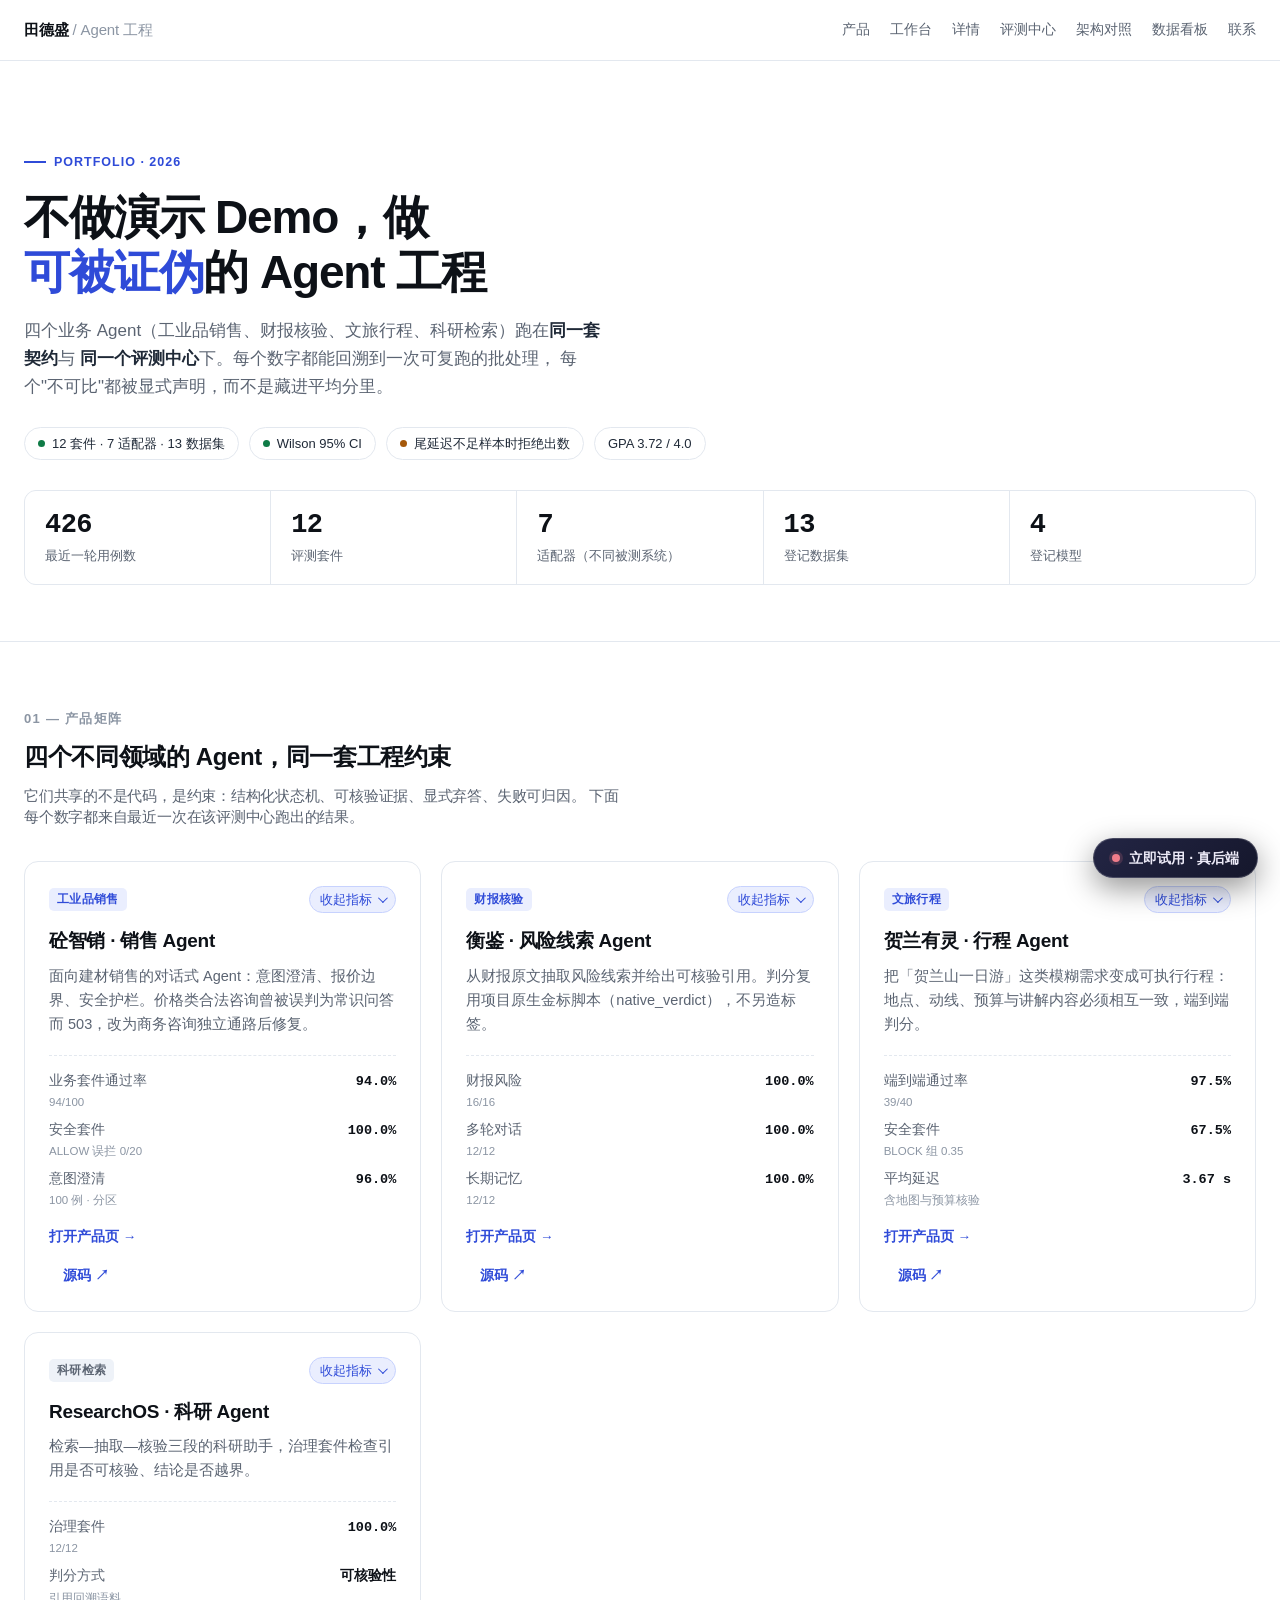
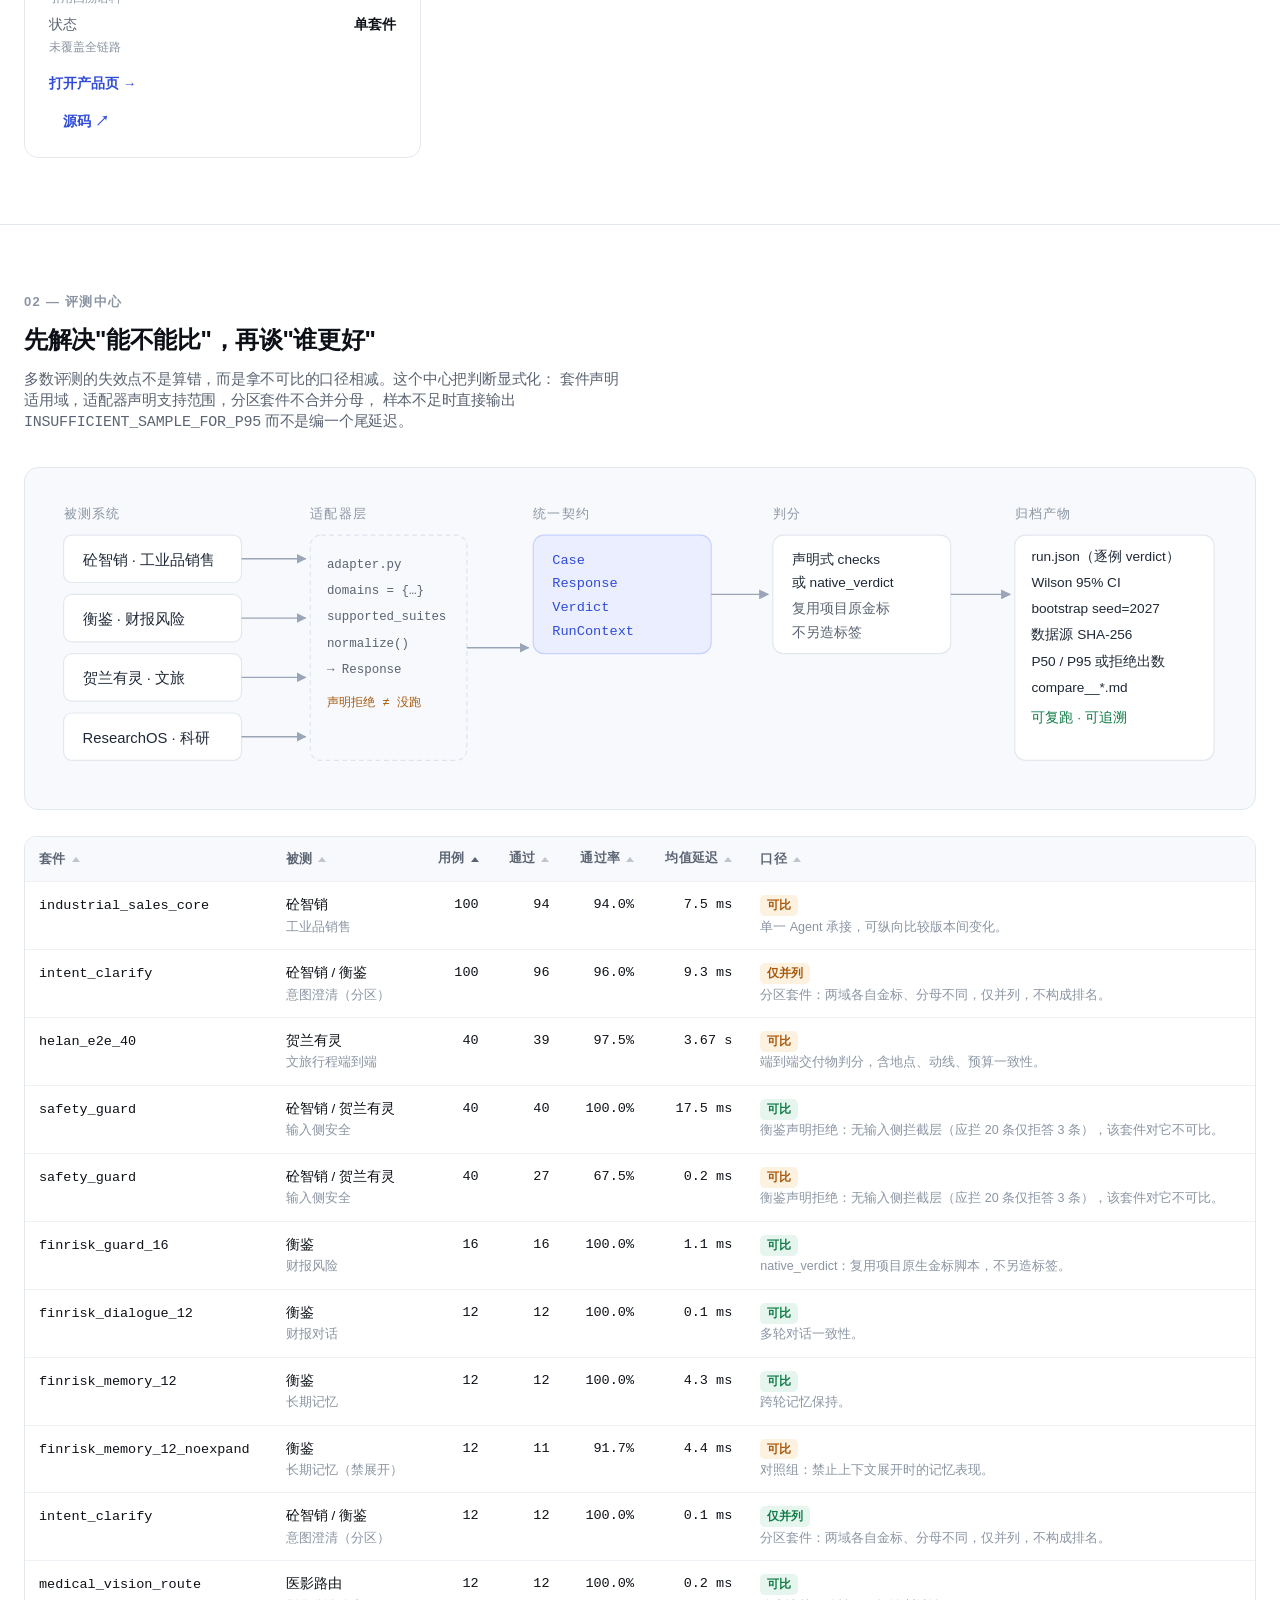
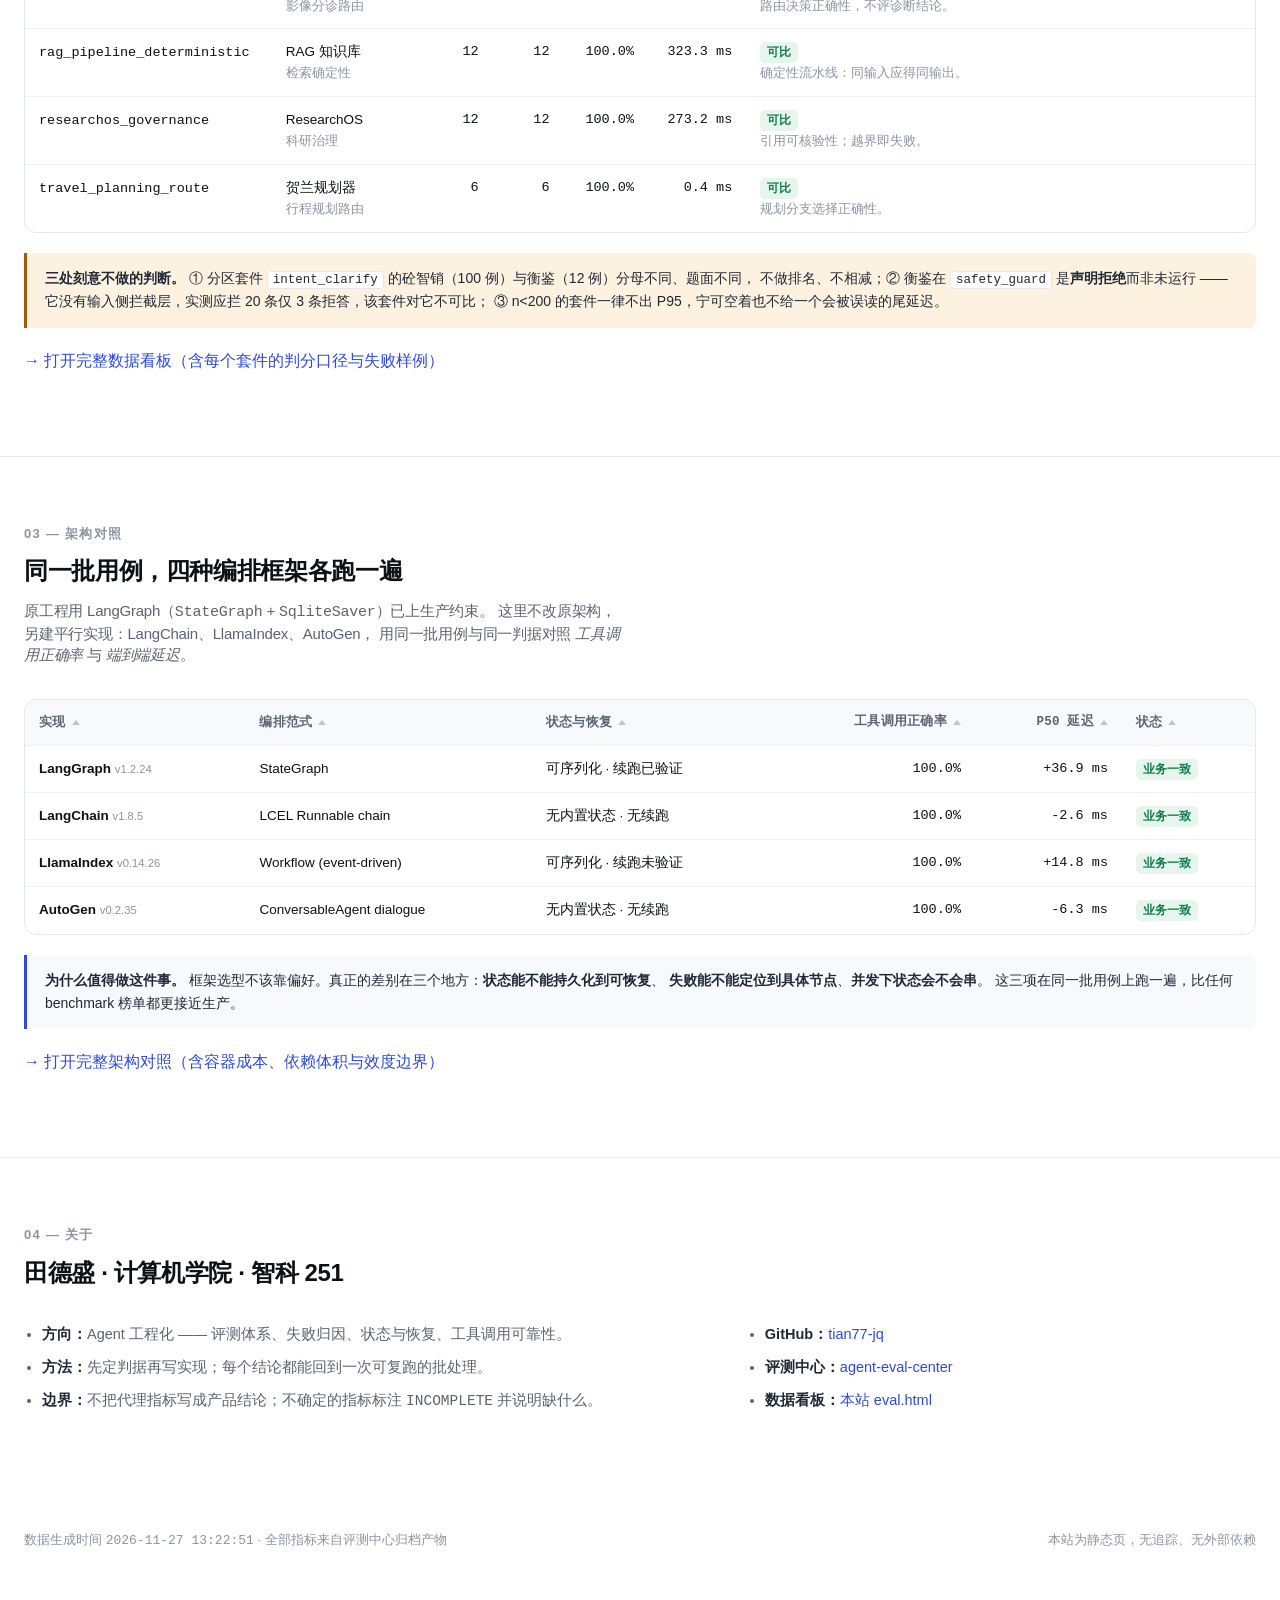
<file: index.html>
<!DOCTYPE html>
<html lang="zh-CN">
<head>
<meta charset="UTF-8">
<meta name="viewport" content="width=device-width, initial-scale=1.0">
<title>田德盛 · Agent 工程作品集</title>
<meta name="description" content="四个可运行 Agent 产品 + 一个统一评测中心：意图澄清、安全护栏、财报风险、文旅行程，全部在同一契约下跑同一套判据。">
<link rel="stylesheet" href="assets/style.css">
<style>
/* ===== 交互与可达性增强：仅补充 assets/style.css，不改动其既有规则 ===== */
html { max-width: 100%; }
/* 溢出防护放在 body，不放根元素：根元素 overflow-x:clip 会让 #hash 锚点跳转落到空白区 */
body { overflow-x: clip; }
*, *::before, *::after { box-sizing: border-box; }
[hidden] { display: none !important; }

/* 读屏专用文本 */
.sr-only {
  position: absolute; width: 1px; height: 1px; padding: 0; margin: -1px;
  overflow: hidden; clip: rect(0, 0, 0, 0); white-space: nowrap; border: 0;
}

/* 跳转到主内容 */
.skip {
  position: absolute; left: 12px; top: -60px; z-index: 100;
  padding: 10px 14px; background: #1f2937; color: #fff; border-radius: 8px;
  text-decoration: none; transition: top .15s ease;
}
.skip:focus { top: 12px; }

/* 统一 focus 态：所有可聚焦元素都有清晰可见的焦点环 */
a:focus, button:focus, [tabindex]:focus { outline: 3px solid #2f4bd8; outline-offset: 3px; border-radius: 4px; }
a:focus:not(:focus-visible), button:focus:not(:focus-visible), [tabindex]:focus:not(:focus-visible) { outline: none; }
a:focus-visible, button:focus-visible, [tabindex]:focus-visible {
  outline: 3px solid #2f4bd8; outline-offset: 3px; border-radius: 4px;
}

/* 导航链接：小屏允许换行，避免横向溢出 */
body nav .links { flex-wrap: wrap; row-gap: 6px; }

/* 表格：可横向滚动容器 + 表头排序按钮 */
.tablewrap { max-width: 100%; overflow-x: auto; -webkit-overflow-scrolling: touch; }
table { max-width: 100%; }
th { white-space: nowrap; }
th button.sort {
  all: unset; cursor: pointer; display: inline-flex; align-items: center; gap: 6px;
  font: inherit; color: inherit; padding: 4px 6px; margin: -4px -6px; border-radius: 4px;
}
th button.sort:hover { color: #2f4bd8; }
th button.sort:focus-visible { outline: 3px solid #2f4bd8; outline-offset: 2px; }
th button.sort::after {
  content: ""; display: inline-block; width: 0; height: 0; opacity: .35;
  border-left: 4px solid transparent; border-right: 4px solid transparent;
  border-bottom: 5px solid currentColor;
}
th[aria-sort="ascending"] button.sort::after { opacity: 1; border-bottom: 0; border-top: 5px solid currentColor; }
th[aria-sort="descending"] button.sort::after { opacity: 1; }
th button.sort:active { transform: translateY(1px); }

/* 产品卡：键盘可达的展开 / 收起 */
.card .tagrow { display: flex; align-items: center; gap: 8px; flex-wrap: wrap; }
.card-toggle {
  margin-left: auto; display: inline-flex; align-items: center; gap: 6px;
  font: inherit; font-size: 13px; line-height: 1; padding: 6px 10px; cursor: pointer;
  color: #2f4bd8; background: #eaeefe; border: 1px solid #c7d2fe; border-radius: 999px;
  transition: background .15s ease, color .15s ease;
}
.card-toggle:hover { background: #dfe5fd; }
.card-toggle::after {
  content: ""; width: 7px; height: 7px; border-right: 1.5px solid currentColor;
  border-bottom: 1.5px solid currentColor; transform: rotate(45deg) translateY(-2px);
  transition: transform .15s ease;
}
.card-toggle[aria-expanded="false"]::after { transform: rotate(-135deg) translateY(-1px); }
.card .metrics { animation: metricsIn .18s ease; }
@keyframes metricsIn { from { opacity: 0; transform: translateY(-3px); } to { opacity: 1; transform: none; } }

/* 溢出防护 */
svg, img, video { max-width: 100%; height: auto; }
code, pre { overflow-wrap: anywhere; }
.wrap, .cols, .cards, .kpis, .hero-meta { max-width: 100%; }
body nav .wrap { display: flex; flex-wrap: wrap; }

@media (max-width: 767px) {
  .kpis, .cards, .cols, .hero-meta { flex-wrap: wrap; }
  .cols > div { min-width: 0; }
  .card-toggle { margin-left: 0; }
  .tablewrap { margin-left: -4px; margin-right: -4px; padding-left: 4px; padding-right: 4px; }
}
@media (prefers-reduced-motion: reduce) {
  *, *::before, *::after { transition: none !important; animation: none !important; }
}
</style>
</head>
<body>
<a class="skip" href="#main">跳到主内容</a>
<nav aria-label="站点导航">
  <div class="wrap">
    <div class="brand">田德盛 <span>/ Agent 工程</span></div>
    <div class="links">
      <a href="#products">产品</a>
      <a href="hub.html">工作台</a>
      <a href="projects.html">详情</a>
      <a href="#eval">评测中心</a>
      <a href="#arch">架构对照</a>
      <a href="eval.html">数据看板</a>
      <a href="#contact">联系</a>
    </div>
  </div>
</nav>
<main id="main">
<header class="hero">
  <div class="wrap">
    <div class="eyebrow">Portfolio · 2026</div>
    <h1>不做演示 Demo，做<em>可被证伪</em>的 Agent 工程</h1>
    <p class="lede">
      四个业务 Agent（工业品销售、财报核验、文旅行程、科研检索）跑在<strong>同一套契约</strong>与
      <strong>同一个评测中心</strong>下。每个数字都能回溯到一次可复跑的批处理，
      每个"不可比"都被显式声明，而不是藏进平均分里。
    </p>
    <div class="hero-meta">
      <span class="chip"><i class="dot"></i> 12 套件 · 7 适配器 · 13 数据集</span>
      <span class="chip"><i class="dot"></i> Wilson 95% CI</span>
      <span class="chip"><i class="dot warn"></i> 尾延迟不足样本时拒绝出数</span>
      <span class="chip">GPA 3.72 / 4.0</span>
    </div>
    <div class="kpis" id="kpis"></div>
  </div>
</header>
<section id="products">
  <div class="wrap">
    <div class="sec-head">
      <h2>01 — 产品矩阵</h2>
      <p>四个不同领域的 Agent，同一套工程约束</p>
      <p class="sub">
        它们共享的不是代码，是约束：结构化状态机、可核验证据、显式弃答、失败可归因。
        下面每个数字都来自最近一次在该评测中心跑出的结果。
      </p>
    </div>
    <div class="cards" id="productCards"></div>
  </div>
</section>
<section id="eval">
  <div class="wrap">
    <div class="sec-head">
      <h2>02 — 评测中心</h2>
      <p>先解决"能不能比"，再谈"谁更好"</p>
      <p class="sub">
        多数评测的失效点不是算错，而是拿不可比的口径相减。这个中心把判断显式化：
        套件声明适用域，适配器声明支持范围，分区套件不合并分母，
        样本不足时直接输出 <code>INSUFFICIENT_SAMPLE_FOR_P95</code> 而不是编一个尾延迟。
      </p>
    </div>
    <div class="arch" style="margin-bottom:26px">
      <svg viewBox="0 0 1000 250" role="img" aria-label="评测中心架构：四个被测 Agent 经适配器层接入统一契约，由套件与判据打分，产物归档为运行记录与报告">
        <defs>
          <marker id="ar" viewBox="0 0 10 10" refX="9" refY="5" markerWidth="7" markerHeight="7" orient="auto">
            <path d="M0,0 L10,5 L0,10 z" fill="#9aa6b8" />
          </marker>
        </defs>
        <!-- 被测层 -->
        <text x="14" y="24" font-size="11" fill="#8b95a3" font-family="monospace" letter-spacing="1">被测系统</text>
        <g font-family="-apple-system,Microsoft YaHei,sans-serif" font-size="12.5">
          <rect x="14" y="38" width="150" height="40" rx="7" fill="#fff" stroke="#e3e8ef" />
          <text x="30" y="63" fill="#1f2937">砼智销 · 工业品销售</text>
          <rect x="14" y="88" width="150" height="40" rx="7" fill="#fff" stroke="#e3e8ef" />
          <text x="30" y="113" fill="#1f2937">衡鉴 · 财报风险</text>
          <rect x="14" y="138" width="150" height="40" rx="7" fill="#fff" stroke="#e3e8ef" />
          <text x="30" y="163" fill="#1f2937">贺兰有灵 · 文旅</text>
          <rect x="14" y="188" width="150" height="40" rx="7" fill="#fff" stroke="#e3e8ef" />
          <text x="30" y="213" fill="#1f2937">ResearchOS · 科研</text>
        </g>
        <!-- 适配器 -->
        <text x="222" y="24" font-size="11" fill="#8b95a3" font-family="monospace" letter-spacing="1">适配器层</text>
        <rect x="222" y="38" width="132" height="190" rx="9" fill="#f7f9fc" stroke="#dde4ee" stroke-dasharray="4 3" />
        <g font-family="monospace" font-size="10.5" fill="#5b6472">
          <text x="236" y="66">adapter.py</text>
          <text x="236" y="88">domains = {…}</text>
          <text x="236" y="110">supported_suites</text>
          <text x="236" y="132">normalize()</text>
          <text x="236" y="154">→ Response</text>
          <text x="236" y="182" fill="#a5580a">声明拒绝 ≠ 没跑</text>
        </g>
        <!-- 契约 -->
        <text x="410" y="24" font-size="11" fill="#8b95a3" font-family="monospace" letter-spacing="1">统一契约</text>
        <rect x="410" y="38" width="150" height="100" rx="9" fill="#eaeefe" stroke="#c7d2fe" />
        <g font-family="monospace" font-size="11.5" fill="#2f4bd8">
          <text x="426" y="62">Case</text>
          <text x="426" y="82">Response</text>
          <text x="426" y="102">Verdict</text>
          <text x="426" y="122">RunContext</text>
        </g>
        <g stroke="#9aa6b8" stroke-width="1.2" marker-end="url(#ar)" fill="none">
          <path d="M164,58 H218" />
          <path d="M164,108 H218" />
          <path d="M164,158 H218" />
          <path d="M164,208 H218" />
          <path d="M354,133 H406" />
        </g>
        <!-- 判分 -->
        <text x="612" y="24" font-size="11" fill="#8b95a3" font-family="monospace" letter-spacing="1">判分</text>
        <rect x="612" y="38" width="150" height="100" rx="9" fill="#fff" stroke="#e3e8ef" />
        <g font-family="-apple-system,Microsoft YaHei,sans-serif" font-size="11.5" fill="#1f2937">
          <text x="628" y="62">声明式 checks</text>
          <text x="628" y="82">或 native_verdict</text>
          <text x="628" y="104" fill="#5b6472">复用项目原金标</text>
          <text x="628" y="124" fill="#5b6472">不另造标签</text>
        </g>
        <path d="M560,88 H608" stroke="#9aa6b8" stroke-width="1.2" marker-end="url(#ar)" fill="none" />
        <!-- 产物 -->
        <text x="816" y="24" font-size="11" fill="#8b95a3" font-family="monospace" letter-spacing="1">归档产物</text>
        <rect x="816" y="38" width="168" height="190" rx="9" fill="#fff" stroke="#e3e8ef" />
        <g font-family="-apple-system,Microsoft YaHei,sans-serif" font-size="11.5" fill="#1f2937">
          <text x="830" y="60">run.json（逐例 verdict）</text>
          <text x="830" y="82">Wilson 95% CI</text>
          <text x="830" y="104">bootstrap seed=2027</text>
          <text x="830" y="126">数据源 SHA-256</text>
          <text x="830" y="148">P50 / P95 或拒绝出数</text>
          <text x="830" y="170">compare__*.md</text>
          <text x="830" y="196" fill="#0f7b46">可复跑 · 可追溯</text>
        </g>
        <path d="M762,88 H812" stroke="#9aa6b8" stroke-width="1.2" marker-end="url(#ar)" fill="none" />
        <path d="M900,138 V186" stroke="#c7d2fe" stroke-width="1.2" marker-end="url(#ar)" fill="none" opacity="0" />
      </svg>
    </div>
    <p class="sr-only" id="suiteSortStatus" role="status" aria-live="polite"></p>
    <div class="tablewrap" tabindex="0" role="region" aria-label="评测套件表，可横向滚动">
      <table>
        <thead>
          <tr>
            <th scope="col" data-key="suite" data-type="text"><button type="button" class="sort">套件</button></th>
            <th scope="col" data-key="product" data-type="text"><button type="button" class="sort">被测</button></th>
            <th scope="col" class="n" data-key="n" data-type="num"><button type="button" class="sort">用例</button></th>
            <th scope="col" class="n" data-key="passed" data-type="num"><button type="button" class="sort">通过</button></th>
            <th scope="col" class="n" data-key="pass_rate" data-type="num"><button type="button" class="sort">通过率</button></th>
            <th scope="col" class="n" data-key="mean_ms" data-type="num"><button type="button" class="sort">均值延迟</button></th>
            <th scope="col" data-key="comp" data-type="text"><button type="button" class="sort">口径</button></th>
          </tr>
        </thead>
        <tbody id="suiteRows"></tbody>
      </table>
    </div>
    <div class="note warn">
      <b>三处刻意不做的判断。</b>
      ① 分区套件 <code>intent_clarify</code> 的砼智销（100 例）与衡鉴（12 例）分母不同、题面不同，
      不做排名、不相减；② 衡鉴在 <code>safety_guard</code> 是<strong>声明拒绝</strong>而非未运行 ——
      它没有输入侧拦截层，实测应拦 20 条仅 3 条拒答，该套件对它不可比；
      ③ n&lt;200 的套件一律不出 P95，宁可空着也不给一个会被误读的尾延迟。
    </div>
    <p><a href="eval.html">→ 打开完整数据看板（含每个套件的判分口径与失败样例）</a></p>
  </div>
</section>
<section id="arch">
  <div class="wrap">
    <div class="sec-head">
      <h2>03 — 架构对照</h2>
      <p>同一批用例，四种编排框架各跑一遍</p>
      <p class="sub">
        原工程用 LangGraph（<code>StateGraph</code> + <code>SqliteSaver</code>）已上生产约束。
        这里不改原架构，另建平行实现：LangChain、LlamaIndex、AutoGen，
        用同一批用例与同一判据对照 <em>工具调用正确率</em> 与 <em>端到端延迟</em>。
      </p>
    </div>
    <p class="sr-only" id="archSortStatus" role="status" aria-live="polite"></p>
    <div class="tablewrap" tabindex="0" role="region" aria-label="架构对照表，可横向滚动">
      <table>
        <thead>
          <tr>
            <th scope="col" data-key="label" data-type="text"><button type="button" class="sort">实现</button></th>
            <th scope="col" data-key="container" data-type="text"><button type="button" class="sort">编排范式</button></th>
            <th scope="col" data-key="state" data-type="text"><button type="button" class="sort">状态与恢复</button></th>
            <th scope="col" class="n" data-key="action_match" data-type="num"><button type="button" class="sort">工具调用正确率</button></th>
            <th scope="col" class="n" data-key="overhead" data-type="num"><button type="button" class="sort">P50 延迟</button></th>
            <th scope="col" data-key="status" data-type="text"><button type="button" class="sort">状态</button></th>
          </tr>
        </thead>
        <tbody id="archRows"></tbody>
      </table>
    </div>
    <div class="note">
      <b>为什么值得做这件事。</b>
      框架选型不该靠偏好。真正的差别在三个地方：<b>状态能不能持久化到可恢复</b>、
      <b>失败能不能定位到具体节点</b>、<b>并发下状态会不会串</b>。
      这三项在同一批用例上跑一遍，比任何 benchmark 榜单都更接近生产。
    </div>
    <p><a href="arch.html">→ 打开完整架构对照（含容器成本、依赖体积与效度边界）</a></p>
  </div>
</section>
<section id="contact">
  <div class="wrap">
    <div class="sec-head">
      <h2>04 — 关于</h2>
      <p>田德盛 · 计算机学院 · 智科 251</p>
    </div>
    <div class="cols">
      <div>
        <ul class="tight">
          <li><b>方向：</b>Agent 工程化 —— 评测体系、失败归因、状态与恢复、工具调用可靠性。</li>
          <li><b>方法：</b>先定判据再写实现；每个结论都能回到一次可复跑的批处理。</li>
          <li><b>边界：</b>不把代理指标写成产品结论；不确定的指标标注 <code>INCOMPLETE</code> 并说明缺什么。</li>
        </ul>
      </div>
      <div>
        <ul class="tight">
          <li><b>GitHub：</b><a href="https://github.com/tian77-jq" target="_blank" rel="noopener">tian77-jq</a></li>
          <li><b>评测中心：</b><a href="https://github.com/tian77-jq/agent-eval-center" target="_blank" rel="noopener">agent-eval-center</a></li>
          <li><b>数据看板：</b><a href="eval.html">本站 eval.html</a></li>
        </ul>
      </div>
    </div>
  </div>
</section>
</main>
<footer>
  <div class="wrap">
    <div>数据生成时间 <span class="num" id="genAt">—</span> · 全部指标来自评测中心归档产物</div>
    <div>本站为静态页，无追踪、无外部依赖</div>
  </div>
</footer>
<script src="data/metrics.js"></script>
<script src="data/arch.js"></script>
<script>
(function () {
  var M = window.METRICS || { counts: {}, suites: [], conventions: {} };
  var C = M.counts || {};
  // ---- 通用：表格排序（点击表头，键盘 Enter/Space 同样触发） ----
  function numOrNegInf(v) { return (v === null || v === undefined || isNaN(v)) ? null : v; }
  function makeSorter(opts) {
    // opts: { table, tbody, status, data, keys:{key:{type,get}}, initial:{key,dir}, render }
    var state = { key: opts.initial && opts.initial.key, dir: (opts.initial && opts.initial.dir) || 1 };
    var ths = Array.prototype.slice.call(opts.table.querySelectorAll("thead th[data-key]"));
    function sortedData() {
      var k = state.key;
      if (!k || !opts.keys[k]) return opts.data.slice();
      var def = opts.keys[k];
      return opts.data.slice().sort(function (a, b) {
        var va = def.get(a), vb = def.get(b);
        var aNull = (va === null || va === undefined), bNull = (vb === null || vb === undefined);
        if (aNull && bNull) return 0;
        if (aNull) return 1;   // 空值永远排在末尾，不受升降序影响
        if (bNull) return -1;
        if (def.type === "num") return (va - vb) * state.dir;
        return String(va).localeCompare(String(vb), "zh-CN") * state.dir;
      });
    }
    function updateHeads() {
      ths.forEach(function (th) {
        if (th.getAttribute("data-key") === state.key) {
          th.setAttribute("aria-sort", state.dir === 1 ? "ascending" : "descending");
        } else {
          th.setAttribute("aria-sort", "none");
        }
      });
    }
    function announce() {
      if (!opts.status) return;
      if (!state.key) { opts.status.textContent = "已恢复默认排序"; return; }
      var label = opts.keys[state.key].label;
      opts.status.textContent = "已按「" + label + "」" + (state.dir === 1 ? "升序" : "降序") + "排序";
    }
    function apply() {
      opts.render(sortedData());
      updateHeads();
      announce();
    }
    ths.forEach(function (th) {
      var btn = th.querySelector("button.sort");
      if (!btn) return;
      var key = th.getAttribute("data-key");
      var type = th.getAttribute("data-type") || "text";
      btn.setAttribute("aria-label", "按" + (opts.keys[key] ? opts.keys[key].label : key) + "排序");
      btn.addEventListener("click", function () {
        if (state.key === key) {
          // 第三次点击恢复默认排序
          if (state.dir === -1 && opts.initial && opts.initial.key) {
            state = { key: null, dir: 1 };
          } else {
            state.dir = -state.dir;
          }
        } else {
          state = { key: key, dir: type === "num" ? -1 : 1 };
        }
        apply();
      });
    });
    // 初始渲染
    apply();
    return { reapply: apply };
  }

  // ---- KPI ----
  var kpis = [
    { v: C.cases_in_latest_runs || 0, k: "最近一轮用例数" },
    { v: C.suites || 0, k: "评测套件" },
    { v: C.adapters || 0, k: "适配器（不同被测系统）" },
    { v: C.datasets || 0, k: "登记数据集" },
    { v: C.models || 0, k: "登记模型" }
  ];
  document.getElementById("kpis").innerHTML = kpis.map(function (x) {
    return '<div class="kpi"><div class="v">' + x.v + '</div><div class="k">' + x.k + '</div></div>';
  }).join("");
  // ---- 套件表 ----
  function pct(x) {
    if (x === null || x === undefined) return "—";
    return (x * 100).toFixed(1) + "%";
  }
  function ms(x) {
    if (x === null || x === undefined) return "—";
    return x >= 1000 ? (x / 1000).toFixed(2) + " s" : x.toFixed(1) + " ms";
  }
  function pill(s) {
    var r = s.pass_rate;
    var cls = r === null ? "na" : (r >= 0.98 ? "ok" : "part");
    return '<span class="pill ' + cls + '">' + (s.comparable === false ? "仅并列" : "可比") + "</span>";
  }
  var suiteData = (M.suites || []).slice();
  function renderSuites(rows) {
    document.getElementById("suiteRows").innerHTML = rows.map(function (s) {
      return "<tr>" +
        "<td><code>" + s.suite + "</code></td>" +
        "<td>" + (s.product || s.adapter) + "<div class='muted'>" + (s.domain || "") + "</div></td>" +
        '<td class="n">' + (s.n === null ? "—" : s.n) + "</td>" +
        '<td class="n">' + (s.passed === null ? "—" : s.passed) + "</td>" +
        '<td class="n">' + pct(s.pass_rate) + "</td>" +
        '<td class="n">' + ms(s.mean_ms) + "</td>" +
        "<td>" + pill(s) + "<div class='muted'>" + (s.note || "") + "</div></td>" +
        "</tr>";
    }).join("");
  }
  makeSorter({
    table: document.getElementById("suiteRows").closest("table"),
    tbody: document.getElementById("suiteRows"),
    status: document.getElementById("suiteSortStatus"),
    data: suiteData,
    initial: { key: "n", dir: -1 },
    keys: {
      suite:     { type: "text", label: "套件", get: function (s) { return s.suite || ""; } },
      product:   { type: "text", label: "被测", get: function (s) { return s.product || s.adapter || ""; } },
      n:         { type: "num",  label: "用例", get: function (s) { return numOrNegInf(s.n); } },
      passed:    { type: "num",  label: "通过", get: function (s) { return numOrNegInf(s.passed); } },
      pass_rate: { type: "num",  label: "通过率", get: function (s) { return numOrNegInf(s.pass_rate); } },
      mean_ms:   { type: "num",  label: "均值延迟", get: function (s) { return numOrNegInf(s.mean_ms); } },
      comp:      { type: "text", label: "口径", get: function (s) { return s.comparable === false ? "仅并列" : "可比"; } }
    },
    render: renderSuites
  });
  // ---- 产品卡 ----
  var find = function (id) {
    return (M.suites || []).filter(function (s) { return s.suite === id; })[0] || {};
  };
  var findA = function (id, ad) {
    return (M.suites || []).filter(function (s) {
      return s.suite === id && s.adapter === ad;
    })[0] || {};
  };
  var safety_guard_helan = findA("safety_guard", "helan");
  var cement = find("industrial_sales_core");
  var safety = find("safety_guard");
  var helan = find("helan_e2e_40");
  var hg = find("finrisk_guard_16");
  var hd = find("finrisk_dialogue_12");
  var hm = find("finrisk_memory_12");
  var ic = find("intent_clarify");
  var ro = find("researchos_governance");
  var products = [
    {
      tag: "工业品销售", tagCls: "", name: "砼智销 · 销售 Agent",
      repo: "cement-sales-agent", page: "product-cement.html?v=20261127c",
      desc: "面向建材销售的对话式 Agent：意图澄清、报价边界、安全护栏。价格类合法咨询曾被误判为常识问答而 503，改为商务咨询独立通路后修复。",
      metrics: [
        ["业务套件通过率", pct(cement.pass_rate), cement.passed + "/" + cement.n],
        ["安全套件", pct(safety.pass_rate), "ALLOW 误拦 0/20"],
        ["意图澄清", pct(ic.pass_rate), "100 例 · 分区"]
      ]
    },
    {
      tag: "财报核验", tagCls: "", name: "衡鉴 · 风险线索 Agent",
      repo: "hengjian-finrisk-agent", page: "product-hengjian.html?v=20261127c",
      desc: "从财报原文抽取风险线索并给出可核验引用。判分复用项目原生金标脚本（native_verdict），不另造标签。",
      metrics: [
        ["财报风险", pct(hg.pass_rate), hg.passed + "/" + hg.n],
        ["多轮对话", pct(hd.pass_rate), hd.passed + "/" + hd.n],
        ["长期记忆", pct(hm.pass_rate), hm.passed + "/" + hm.n]
      ]
    },
    {
      tag: "文旅行程", tagCls: "", name: "贺兰有灵 · 行程 Agent",
      repo: "helan-lingyou-agent", page: "product-helan.html?v=20261127c",
      desc: "把「贺兰山一日游」这类模糊需求变成可执行行程：地点、动线、预算与讲解内容必须相互一致，端到端判分。",
      metrics: [
        ["端到端通过率", pct(helan.pass_rate), helan.passed + "/" + helan.n],
        ["安全套件", pct(safety_guard_helan.pass_rate), "BLOCK 组 0.35"],
        ["平均延迟", ms(helan.mean_ms), "含地图与预算核验"]
      ]
    },
    {
      tag: "科研检索", tagCls: "gray", name: "ResearchOS · 科研 Agent",
      repo: "researchos-agent", page: "product-researchos.html?v=20261127c",
      desc: "检索—抽取—核验三段的科研助手，治理套件检查引用是否可核验、结论是否越界。",
      metrics: [
        ["治理套件", pct(ro.pass_rate), ro.passed + "/" + ro.n],
        ["判分方式", "可核验性", "引用回溯语料"],
        ["状态", "单套件", "未覆盖全链路"]
      ]
    }
  ];
  document.getElementById("productCards").innerHTML = products.map(function (p, i) {
    var gh = "https://github.com/tian77-jq/" + p.repo;
    var metricsId = "card-metrics-" + i;
    var toggleId = "card-toggle-" + i;
    return '<div class="card">' +
      '<div class="tagrow"><span class="tag ' + p.tagCls + '">' + p.tag + "</span>" +
      '<button type="button" class="card-toggle" id="' + toggleId + '" aria-expanded="true" aria-controls="' + metricsId + '">' +
      '<span class="card-toggle-label">收起指标</span></button></div>' +
      "<h3><a href='" + p.page + "'>" + p.name + "</a></h3>" +
      "<p class='desc'>" + p.desc + "</p>" +
      "<div class='metrics' id='" + metricsId + "'>" + p.metrics.map(function (m) {
        return "<div class='mrow'><span>" + m[0] +
          (m[2] ? "<em class='msub'>" + m[2] + "</em>" : "") +
          "</span><b>" + m[1] + "</b></div>";
      }).join("") + "</div>" +
      "<a class='go' href='" + p.page + "'>打开产品页 →</a>" +
      "<a class='go' style='margin-left:14px' href='" + gh + "' target='_blank' rel='noopener'>源码 ↗</a>" +
      "</div>";
  }).join("");
  // 产品卡展开 / 收起：按钮原生支持 Tab 聚焦与 Enter / Space 触发
  Array.prototype.forEach.call(document.querySelectorAll(".card-toggle"), function (btn) {
    var target = document.getElementById(btn.getAttribute("aria-controls"));
    if (!target) return;
    function sync() {
      var open = btn.getAttribute("aria-expanded") === "true";
      target.hidden = !open;
      var label = btn.querySelector(".card-toggle-label");
      if (label) label.textContent = open ? "收起指标" : "展开指标";
    }
    btn.addEventListener("click", function () {
      btn.setAttribute("aria-expanded", btn.getAttribute("aria-expanded") === "true" ? "false" : "true");
      sync();
    });
    sync();
  });
  // ---- 架构对照（数据来自 archcompare 实测） ----
  (function () {
    var A = window.ARCH || { ok: false };
    var tb = document.getElementById("archRows");
    if (!tb) return;
    if (!A.ok) {
      tb.innerHTML = "<tr><td colspan='6' style='color:var(--faint)'>尚未运行架构对照</td></tr>";
      return;
    }
    function resumeText(x) {
      return x.resume === "verified" ? "续跑已验证" : (x.resume === "unsupported" ? "无续跑" : "续跑未验证");
    }
    function renderArch(items) {
      tb.innerHTML = items.map(function (x) {
        if (!x.available) {
          return "<tr><td><b>" + x.label + "</b></td><td>—</td><td>—</td>" +
            "<td class='n'>—</td><td class='n'>—</td>" +
            "<td><span class='pill na'>" + (x.reason || "未运行") + "</span></td></tr>";
        }
        var same = x.business_same
          ? "<span class='pill' style='background:var(--ok-soft);color:var(--ok)'>业务一致</span>"
          : "<span class='pill' style='background:var(--stop-soft);color:var(--stop)'>有差异</span>";
        var ms = (x.paired_overhead_ms === null || x.paired_overhead_ms === undefined)
          ? "—" : (x.paired_overhead_ms >= 0 ? "+" : "") + x.paired_overhead_ms.toFixed(1) + " ms";
        return "<tr><td><b>" + x.label + "</b> <small style='color:var(--faint)'>v" +
          (x.version || "—") + "</small></td>" +
          "<td>" + (x.container || "—") + "</td>" +
          "<td>" + (x.state_serializable ? "可序列化" : "无内置状态") +
          " · " + resumeText(x) + "</td>" +
          "<td class='n'>" + ((x.action_match || 0) * 100).toFixed(1) + "%</td>" +
          "<td class='n'>" + ms + "</td>" +
          "<td>" + same + "</td></tr>";
      }).join("");
    }
    makeSorter({
      table: tb.closest("table"),
      tbody: tb,
      status: document.getElementById("archSortStatus"),
      data: (A.items || []).slice(),
      initial: { key: null, dir: 1 },
      keys: {
        label:        { type: "text", label: "实现", get: function (x) { return x.label || ""; } },
        container:    { type: "text", label: "编排范式", get: function (x) { return x.available ? (x.container || "") : null; } },
        state:        { type: "text", label: "状态与恢复", get: function (x) { return x.available ? ((x.state_serializable ? "可序列化" : "无内置状态") + " · " + resumeText(x)) : null; } },
        action_match: { type: "num",  label: "工具调用正确率", get: function (x) { return x.available ? numOrNegInf(x.action_match) : null; } },
        overhead:     { type: "num",  label: "P50 延迟", get: function (x) { return x.available ? numOrNegInf(x.paired_overhead_ms) : null; } },
        status:       { type: "text", label: "状态", get: function (x) { return x.available ? (x.business_same ? "业务一致" : "有差异") : (x.reason || "未运行"); } }
      },
      render: renderArch
    });
  })();
  var g = document.getElementById("genAt");
  if (g) g.textContent = (M.generated_at || "—").replace("T", " ").slice(0, 19);
})();
</script>
</body>
</html>
</file>
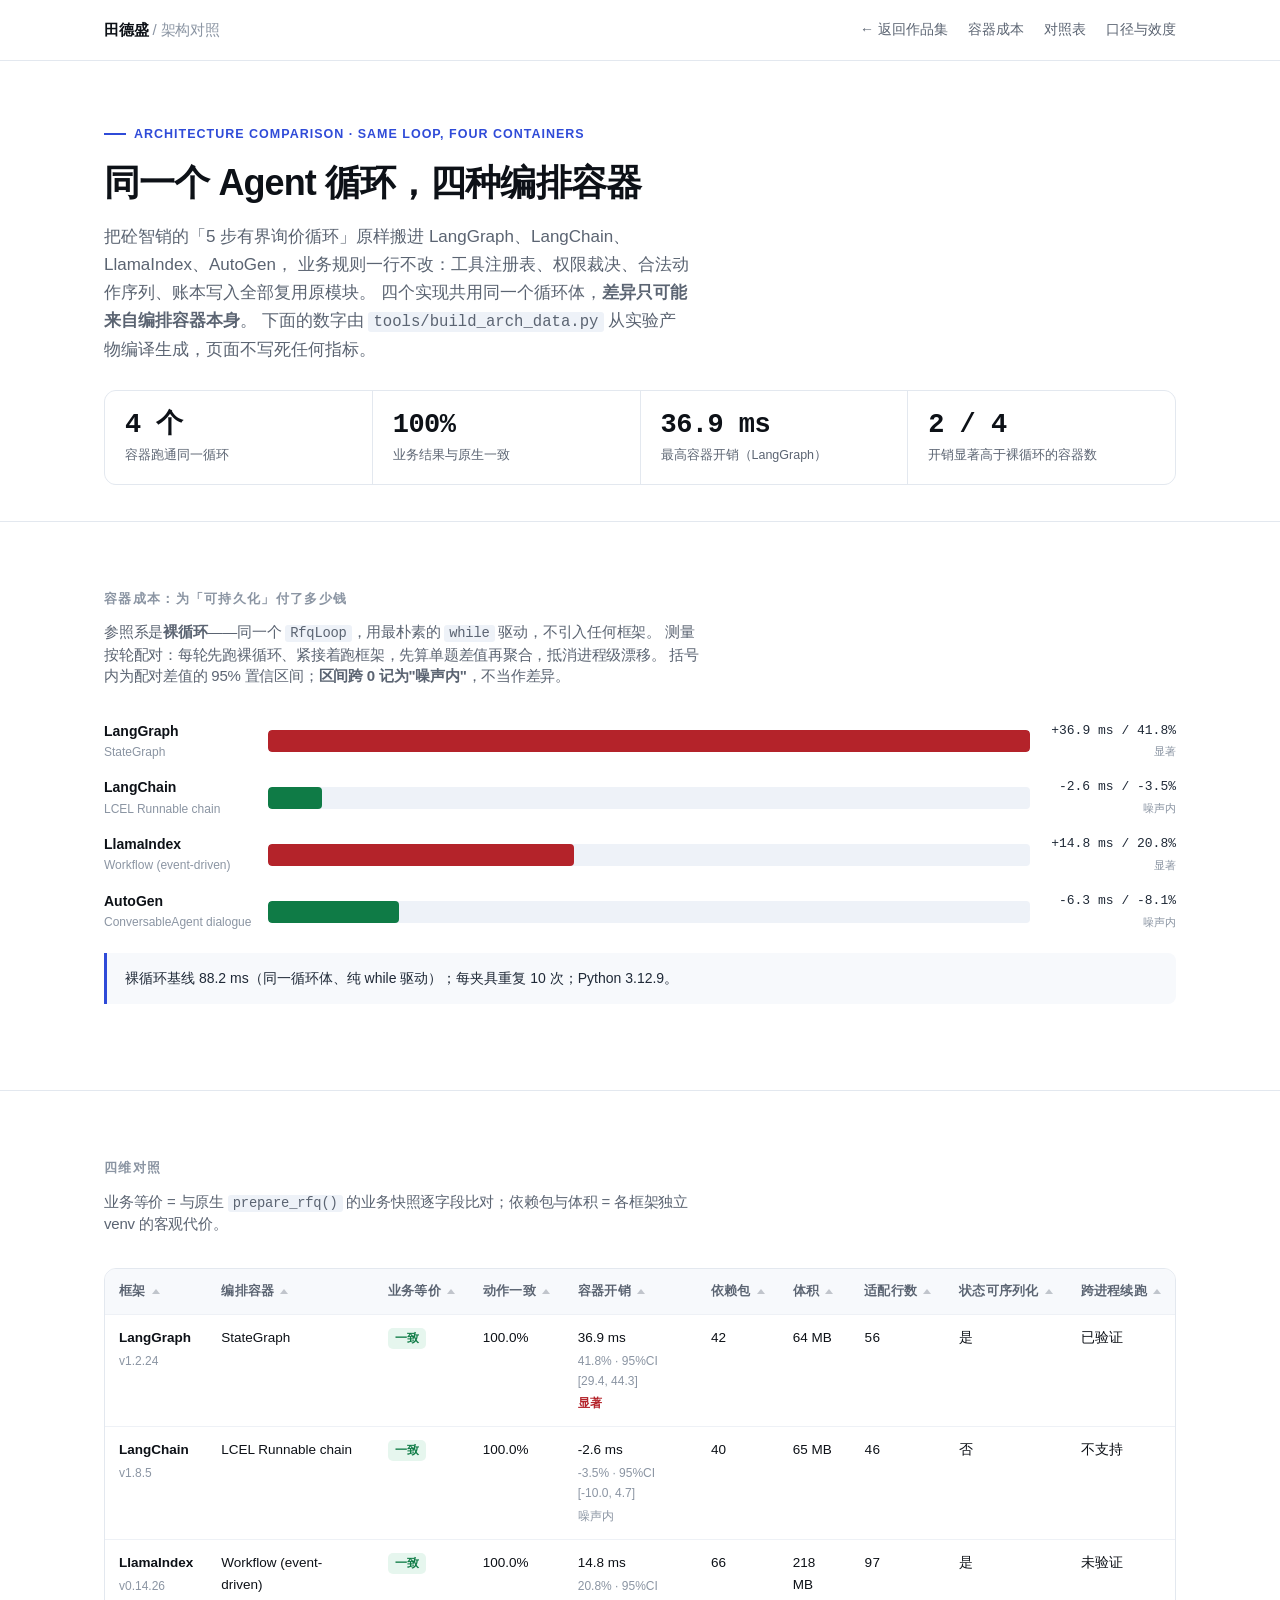
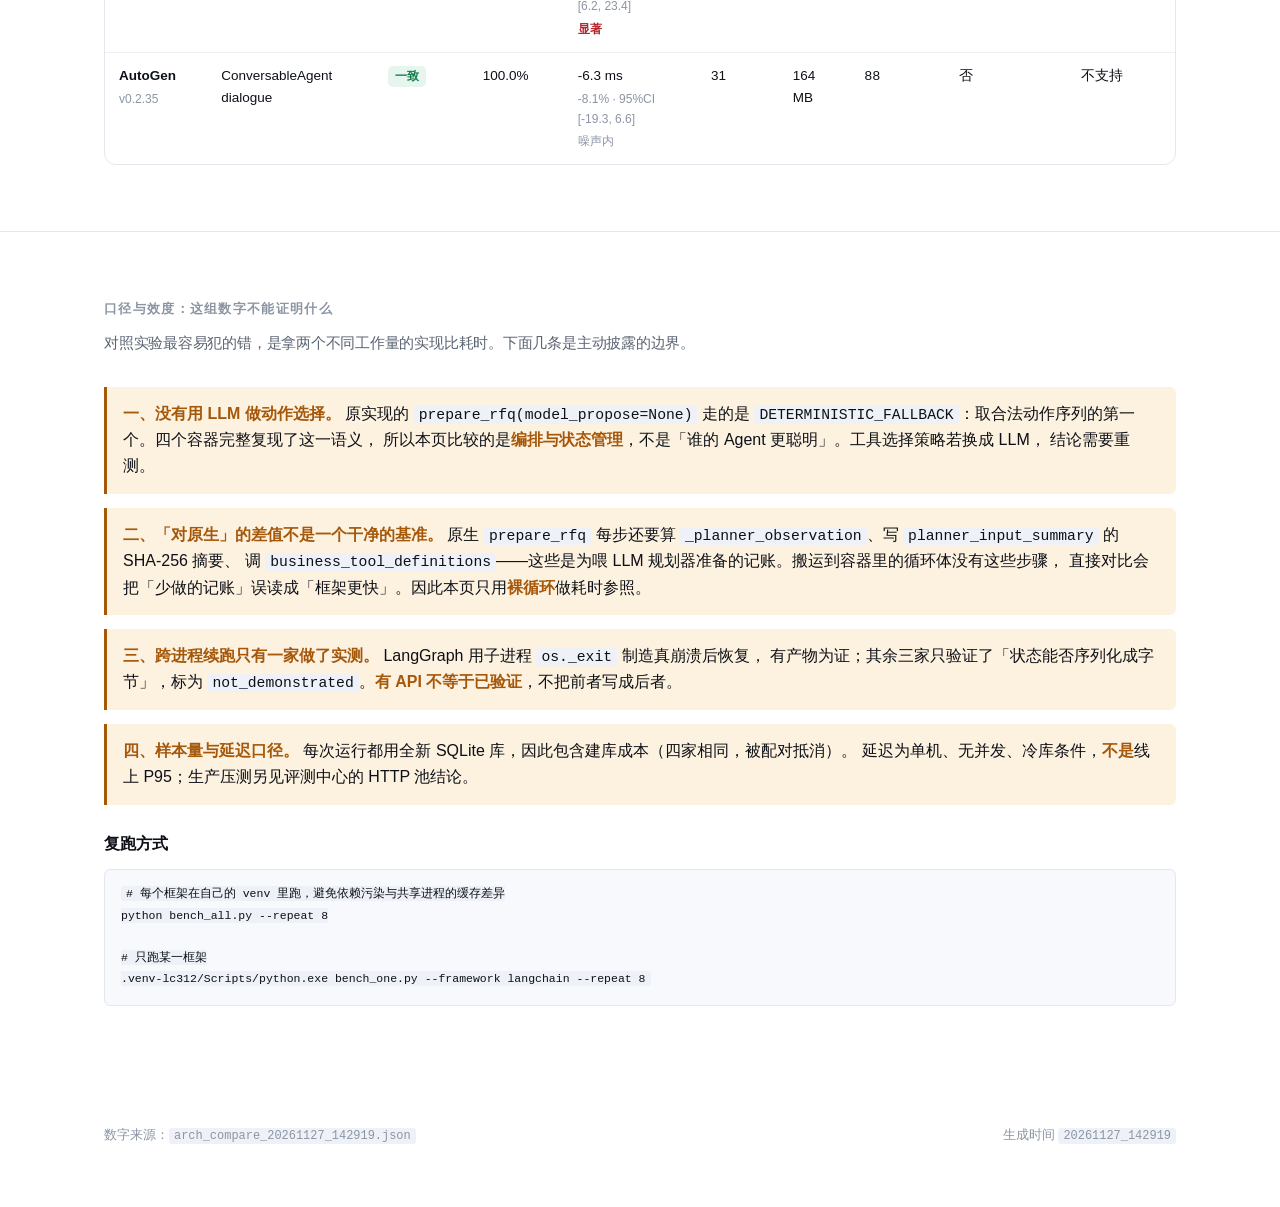
<file: arch.html>
<!DOCTYPE html>
<html lang="zh-CN">
<head>
<meta charset="UTF-8">
<meta name="viewport" content="width=device-width, initial-scale=1.0">
<title>架构对照 · 同一 Agent 循环的四种容器</title>
<link rel="stylesheet" href="assets/style.css">
<style>
  td small { display:block; color:var(--faint); font-size:12px; margin-top:3px; }
  .wide { min-width: 960px; }
  .bars { margin: 22px 0 0; display:grid; gap:14px; }
  .bar-row { display:grid; grid-template-columns: 150px 1fr 132px; gap:14px; align-items:center; }
  .bar-name { font-size:14px; font-weight:600; }
  .bar-name small { display:block; font-weight:400; color:var(--faint); font-size:12px; }
  .bar-track { position:relative; height:22px; background:var(--panel-2); border-radius:4px; overflow:hidden; }
  .bar-fill { position:absolute; inset:0 auto 0 0; border-radius:4px; }
  .bar-fill.hot { background:var(--stop); }
  .bar-fill.cool { background:var(--ok); }
  .bar-fill.flat { background:var(--faint); }
  .bar-val { font-family:var(--mono); font-size:13px; text-align:right; color:var(--ink-2); }
  .cap { display:flex; gap:8px; flex-wrap:wrap; margin-top:6px; }
  .cap span { font-size:11.5px; padding:2px 7px; border-radius:3px; background:var(--panel-2); color:var(--muted); }
  .cap span.yes { background:var(--ok-soft); color:var(--ok); }
  .cap span.no { background:var(--stop-soft); color:var(--stop); }
  .cap span.mid { background:var(--warn-soft); color:var(--warn); }
  .risk { border-left:3px solid var(--warn); background:var(--warn-soft); padding:14px 16px; border-radius:0 6px 6px 0; margin:14px 0; }
  .risk b { color:var(--warn); }
  code { font-family:var(--mono); font-size:.92em; background:var(--panel-2); padding:1px 5px; border-radius:3px; }

  /* ===== 交互与可达性增强：与首页同一套规范 ===== */
  *, *::before, *::after { box-sizing: border-box; }
  body { overflow-x: clip; }  /* 放在 body 而非 html：根元素 clip 会让 #hash 锚点落到空白区 */
  [hidden] { display: none !important; }
  .sr-only { position:absolute; width:1px; height:1px; padding:0; margin:-1px; overflow:hidden; clip:rect(0,0,0,0); white-space:nowrap; border:0; }
  .skip { position:absolute; left:12px; top:-60px; z-index:100; padding:10px 14px; background:#1f2937; color:#fff; border-radius:8px; text-decoration:none; }
  .skip:focus { top:12px; }
  a:focus-visible, button:focus-visible, [tabindex]:focus-visible { outline:3px solid #2f4bd8; outline-offset:3px; border-radius:4px; }
  a:focus:not(:focus-visible), button:focus:not(:focus-visible) { outline:none; }
  .tablewrap { max-width:100%; overflow-x:auto; -webkit-overflow-scrolling:touch; }
  th { white-space:nowrap; }
  th button.sort { all:unset; cursor:pointer; display:inline-flex; align-items:center; gap:6px; font:inherit; color:inherit; padding:4px 6px; margin:-4px -6px; border-radius:4px; }
  th button.sort:hover { color:#2f4bd8; }
  th button.sort:focus-visible { outline:3px solid #2f4bd8; outline-offset:2px; }
  th button.sort::after { content:""; display:inline-block; width:0; height:0; opacity:.35; border-left:4px solid transparent; border-right:4px solid transparent; border-bottom:5px solid currentColor; }
  th[aria-sort="ascending"] button.sort::after { opacity:1; border-bottom:0; border-top:5px solid currentColor; }
  th[aria-sort="descending"] button.sort::after { opacity:1; }
  svg, img, video { max-width:100%; height:auto; }
  @media (max-width:767px) {
    .bar-row { grid-template-columns:1fr; gap:6px; }
    .bar-val { text-align:left; }
    .tablewrap { margin-left:-4px; margin-right:-4px; padding-left:4px; padding-right:4px; }
  }
  @media (prefers-reduced-motion:reduce) { *,*::before,*::after { transition:none!important; animation:none!important; } }
</style>
</head>
<body>
<a class="skip" href="#table">跳到对照表</a>

<nav>
  <div class="wrap">
    <div class="brand"><a href="index.html" style="color:inherit">田德盛</a> <span>/ 架构对照</span></div>
    <div class="links">
      <a href="index.html">← 返回作品集</a>
      <a href="#cost">容器成本</a>
      <a href="#table">对照表</a>
      <a href="#method">口径与效度</a>
    </div>
  </div>
</nav>

<header class="hero" style="padding:56px 0 36px">
  <div class="wrap">
    <div class="eyebrow">Architecture Comparison · Same Loop, Four Containers</div>
    <h1 style="font-size:clamp(26px,3.4vw,36px);max-width:30ch">同一个 Agent 循环，四种编排容器</h1>
    <p class="lede">
      把砼智销的「5 步有界询价循环」原样搬进 LangGraph、LangChain、LlamaIndex、AutoGen，
      业务规则一行不改：工具注册表、权限裁决、合法动作序列、账本写入全部复用原模块。
      四个实现共用同一个循环体，<b>差异只可能来自编排容器本身</b>。
      下面的数字由 <code>tools/build_arch_data.py</code> 从实验产物编译生成，页面不写死任何指标。
    </p>
    <div class="kpis" id="kpis"></div>
  </div>
</header>

<section id="cost">
  <div class="wrap">
    <div class="sec-head">
      <h2>容器成本：为「可持久化」付了多少钱</h2>
      <p class="sub">参照系是<b>裸循环</b>——同一个 <code>RfqLoop</code>，用最朴素的 <code>while</code> 驱动，不引入任何框架。
      测量按轮配对：每轮先跑裸循环、紧接着跑框架，先算单题差值再聚合，抵消进程级漂移。
      括号内为配对差值的 95% 置信区间；<b>区间跨 0 记为"噪声内"</b>，不当作差异。</p>
    </div>
    <div class="bars" id="bars"></div>
    <p class="note" id="costNote"></p>
  </div>
</section>

<section id="table">
  <div class="wrap">
    <div class="sec-head">
      <h2>四维对照</h2>
      <p class="sub">业务等价 = 与原生 <code>prepare_rfq()</code> 的业务快照逐字段比对；依赖包与体积 = 各框架独立 venv 的客观代价。</p>
    </div>
    <div class="tablewrap">
      <table class="wide">
        <thead>
          <tr>
            <th>框架</th><th>编排容器</th><th>业务等价</th><th>动作一致</th>
            <th>容器开销</th><th>依赖包</th><th>体积</th><th>适配行数</th>
            <th>状态可序列化</th><th>跨进程续跑</th>
          </tr>
        </thead>
        <tbody id="tbody"></tbody>
      </table>
    </div>
    <p class="sr-only" id="archSortStatus" role="status" aria-live="polite"></p>
  </div>
</section>

<section id="method">
  <div class="wrap">
    <div class="sec-head">
      <h2>口径与效度：这组数字不能证明什么</h2>
      <p class="sub">对照实验最容易犯的错，是拿两个不同工作量的实现比耗时。下面几条是主动披露的边界。</p>
    </div>

    <div class="risk">
      <b>一、没有用 LLM 做动作选择。</b> 原实现的 <code>prepare_rfq(model_propose=None)</code> 走的是
      <code>DETERMINISTIC_FALLBACK</code>：取合法动作序列的第一个。四个容器完整复现了这一语义，
      所以本页比较的是<b>编排与状态管理</b>，不是「谁的 Agent 更聪明」。工具选择策略若换成 LLM，
      结论需要重测。
    </div>
    <div class="risk">
      <b>二、「对原生」的差值不是一个干净的基准。</b> 原生 <code>prepare_rfq</code> 每步还要算
      <code>_planner_observation</code>、写 <code>planner_input_summary</code> 的 SHA-256 摘要、
      调 <code>business_tool_definitions</code>——这些是为喂 LLM 规划器准备的记账。搬运到容器里的循环体没有这些步骤，
      直接对比会把「少做的记账」误读成「框架更快」。因此本页只用<b>裸循环</b>做耗时参照。
    </div>
    <div class="risk">
      <b>三、跨进程续跑只有一家做了实测。</b> LangGraph 用子进程 <code>os._exit</code> 制造真崩溃后恢复，
      有产物为证；其余三家只验证了「状态能否序列化成字节」，标为
      <code>not_demonstrated</code>。<b>有 API 不等于已验证</b>，不把前者写成后者。
    </div>
    <div class="risk">
      <b>四、样本量与延迟口径。</b> 每次运行都用全新 SQLite 库，因此包含建库成本（四家相同，被配对抵消）。
      延迟为单机、无并发、冷库条件，<b>不是</b>线上 P95；生产压测另见评测中心的 HTTP 池结论。
    </div>

    <h3 style="margin:26px 0 10px;font-size:16px">复跑方式</h3>
    <pre style="background:var(--panel);border:1px solid var(--line);border-radius:6px;padding:14px 16px;overflow:auto;font-family:var(--mono);font-size:12.5px;line-height:1.7"><code># 每个框架在自己的 venv 里跑，避免依赖污染与共享进程的缓存差异
python bench_all.py --repeat 8

# 只跑某一框架
.venv-lc312/Scripts/python.exe bench_one.py --framework langchain --repeat 8</code></pre>
  </div>
</section>

<footer>
  <div class="wrap">
    <span>数字来源：<code id="srcName">—</code></span>
    <span>生成时间 <code id="genTime">—</code></span>
  </div>
</footer>

<script src="data/arch.js"></script>
<script>
(function () {
  var D = window.ARCH || { ok: false };
  var fmt = function (v, d) {
    if (v === null || v === undefined) return '未测';
    return Number(v).toFixed(d === undefined ? 2 : d);
  };

  if (!D.ok) {
    document.getElementById('kpis').innerHTML =
      '<div class="kpi"><div class="v">未运行</div><div class="k">尚未生成架构对照数据</div></div>';
    return;
  }

  var items = (D.items || []).filter(function (x) { return x.available; });
  var srcEl = document.getElementById('srcName');
  if (srcEl) srcEl.textContent = D.source || '—';
  var gtEl = document.getElementById('genTime');
  if (gtEl) gtEl.textContent = D.stamp || '—';

  var worst = items.slice().sort(function (a, b) {
    return (b.paired_overhead_ms || 0) - (a.paired_overhead_ms || 0);
  })[0];
  var sig = items.filter(function (x) {
    return x.paired_ci95 && (x.paired_ci95[0] > 0 || x.paired_ci95[1] < 0);
  });
  var allSame = items.length > 0 && items.every(function (x) { return x.business_same; });

  document.getElementById('kpis').innerHTML = [
    [items.length + ' 个', '容器跑通同一循环'],
    [allSame ? '100%' : '有差异', '业务结果与原生一致'],
    [fmt(worst && worst.paired_overhead_ms, 1) + ' ms',
     '最高容器开销（' + (worst ? worst.label : '—') + '）'],
    [sig.length + ' / ' + items.length,
     '开销显著高于裸循环的容器数']
  ].map(function (k) {
    return '<div class="kpi"><div class="v">' + k[0] + '</div><div class="k">' + k[1] + '</div></div>';
  }).join('');

  var maxAbs = Math.max.apply(null, items.map(function (x) {
    return Math.abs(x.paired_overhead_ms || 0);
  }).concat([1]));

  document.getElementById('bars').innerHTML = items.map(function (x) {
    var ms = x.paired_overhead_ms || 0;
    var w = Math.max(1.5, Math.abs(ms) / maxAbs * 100);
    var cls = ms > 10 ? 'hot' : (ms > 1 ? 'flat' : 'cool');
    var pct = (x.container_overhead_pct === null || x.container_overhead_pct === undefined)
      ? '—' : fmt(x.container_overhead_pct, 1) + '%';
    return '<div class="bar-row">' +
      '<div class="bar-name">' + x.label +
      '<small>' + (x.container || '') + '</small></div>' +
      '<div class="bar-track"><div class="bar-fill ' + cls + '" style="width:' + w + '%"></div></div>' +
      '<div class="bar-val">' + (ms >= 0 ? '+' : '') + fmt(ms, 1) + ' ms / ' + pct +
      '<br><span style="font-size:11px;color:var(--faint)">' +
      (x.paired_ci95 && (x.paired_ci95[0] > 0 || x.paired_ci95[1] < 0) ? '显著' : '噪声内') +
      '</span></div>' +
      '</div>';
  }).join('');

  var note = document.getElementById('costNote');
  if (note) {
    note.textContent = '裸循环基线 ' + fmt(D.bare_mean_ms, 1) + ' ms（同一循环体、纯 while 驱动）；'
      + '每夹具重复 ' + (D.repeat || '—') + ' 次；Python ' + (D.python || '—') + '。';
  }

  var capBadge = function (v) {
    if (v === true) return '<span class="yes">是</span>';
    if (v === false) return '<span class="no">否</span>';
    return '<span class="mid">' + (v || '—') + '</span>';
  };

  document.getElementById('tbody').innerHTML = items.map(function (x) {
    var resumeCls = x.resume === 'verified' ? 'yes' : (x.resume === 'unsupported' ? 'no' : 'mid');
    var resumeTxt = x.resume === 'verified' ? '已验证'
      : (x.resume === 'unsupported' ? '不支持' : '未验证');
    var sameBadge = x.business_same
      ? '<span class="pill" style="background:var(--ok-soft);color:var(--ok)">一致</span>'
      : '<span class="pill" style="background:var(--stop-soft);color:var(--stop)">不一致</span>';
    return '<tr>' +
      '<td><b>' + x.label + '</b><small>v' + (x.version || '—') + '</small></td>' +
      '<td>' + (x.container || '—') + '</td>' +
      '<td>' + sameBadge + '</td>' +
      '<td>' + fmt((x.action_match || 0) * 100, 1) + '%</td>' +
      '<td>' + fmt(x.paired_overhead_ms, 1) + ' ms' +
        '<small>' + fmt(x.container_overhead_pct, 1) + '%' +
        (x.paired_ci95 ? ' · 95%CI [' + fmt(x.paired_ci95[0], 1) + ', ' + fmt(x.paired_ci95[1], 1) + ']' : '') +
        '</small>' +
        '<small>' + (x.paired_ci95 && (x.paired_ci95[0] > 0 || x.paired_ci95[1] < 0) ? '<b style="color:var(--stop)">显著</b>' : '噪声内') + '</small></td>' +
      '<td>' + (x.packages === null || x.packages === undefined ? '—' : x.packages) + '</td>' +
      '<td>' + (x.size_mb === null || x.size_mb === undefined ? '—' : x.size_mb + ' MB') + '</td>' +
      '<td><span class="num">' + (x.loc === null || x.loc === undefined ? '—' : x.loc) + '</span></td>' +
      '<td>' + capBadge(x.state_serializable) + '</td>' +
      '<td><span class="' + resumeCls + '">' + resumeTxt + '</span></td>' +
      '</tr>';
  }).join('');

  // 表头排序（键盘可达 + aria-sort 状态回读）
  var table = document.querySelector('table.wide');
  if (table && table.tBodies[0]) {
    var tbody = table.tBodies[0];
    var ths = table.querySelectorAll('thead th');
    var sortState = { idx: -1, dir: 1 };
    Array.prototype.forEach.call(ths, function (th, i) {
      var label = th.textContent.trim();
      var btn = document.createElement('button');
      btn.type = 'button';
      btn.className = 'sort';
      btn.textContent = label;
      th.textContent = '';
      th.appendChild(btn);
      th.setAttribute('aria-sort', 'none');
      btn.addEventListener('click', function () {
        sortState.dir = (sortState.idx === i) ? -sortState.dir : 1;
        sortState.idx = i;
        var rows = Array.prototype.slice.call(tbody.rows);
        rows.sort(function (a, b) {
          var av = (a.cells[i] ? a.cells[i].textContent : '').trim();
          var bv = (b.cells[i] ? b.cells[i].textContent : '').trim();
          var an = parseFloat(av.replace(/[^0-9.\-]/g, ''));
          var bn = parseFloat(bv.replace(/[^0-9.\-]/g, ''));
          var cmp = (!isNaN(an) && !isNaN(bn)) ? (an - bn) : av.localeCompare(bv, 'zh-CN');
          return cmp * sortState.dir;
        });
        rows.forEach(function (r) { tbody.appendChild(r); });
        Array.prototype.forEach.call(ths, function (t, j) {
          t.setAttribute('aria-sort', j === i ? (sortState.dir === 1 ? 'ascending' : 'descending') : 'none');
        });
        var st = document.getElementById('archSortStatus');
        if (st) st.textContent = '已按「' + label + '」' + (sortState.dir === 1 ? '升序' : '降序') + '排列';
      });
    });
  }
})();
</script>
</body>
</html>
</file>
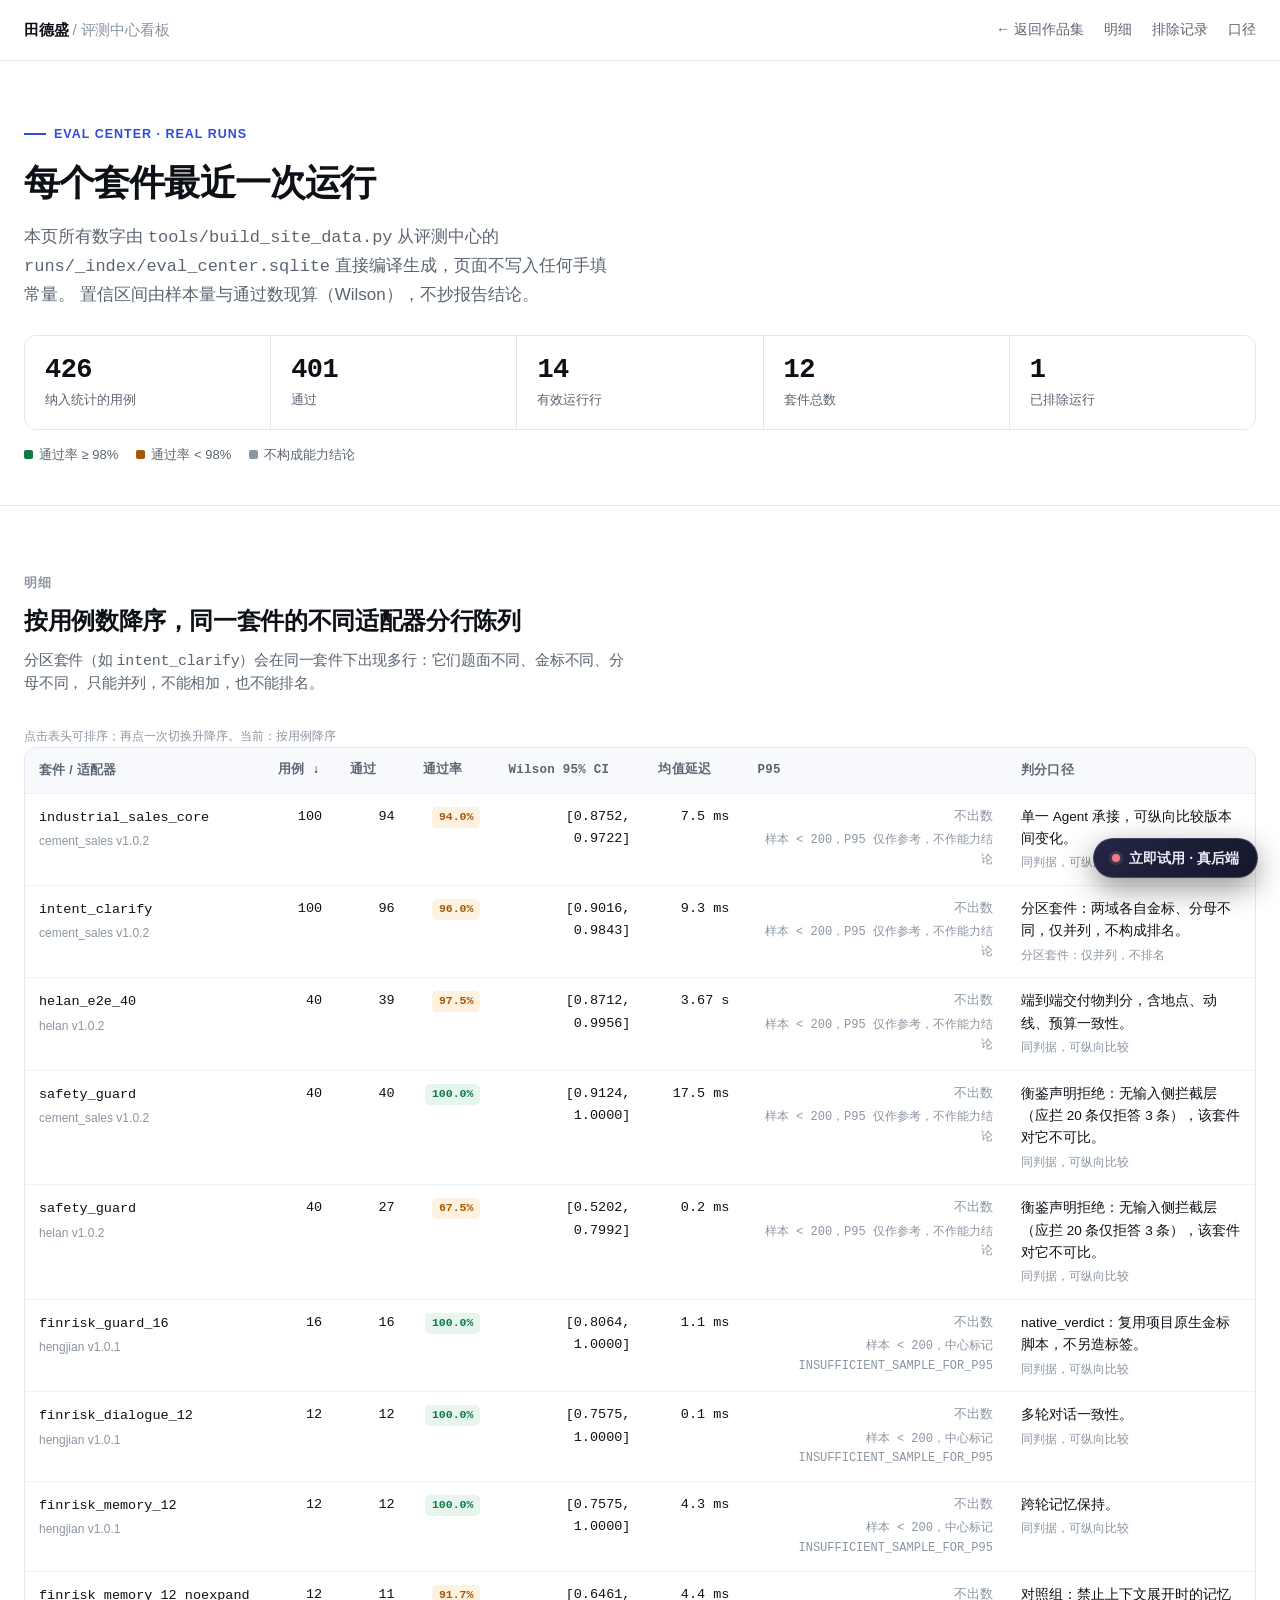
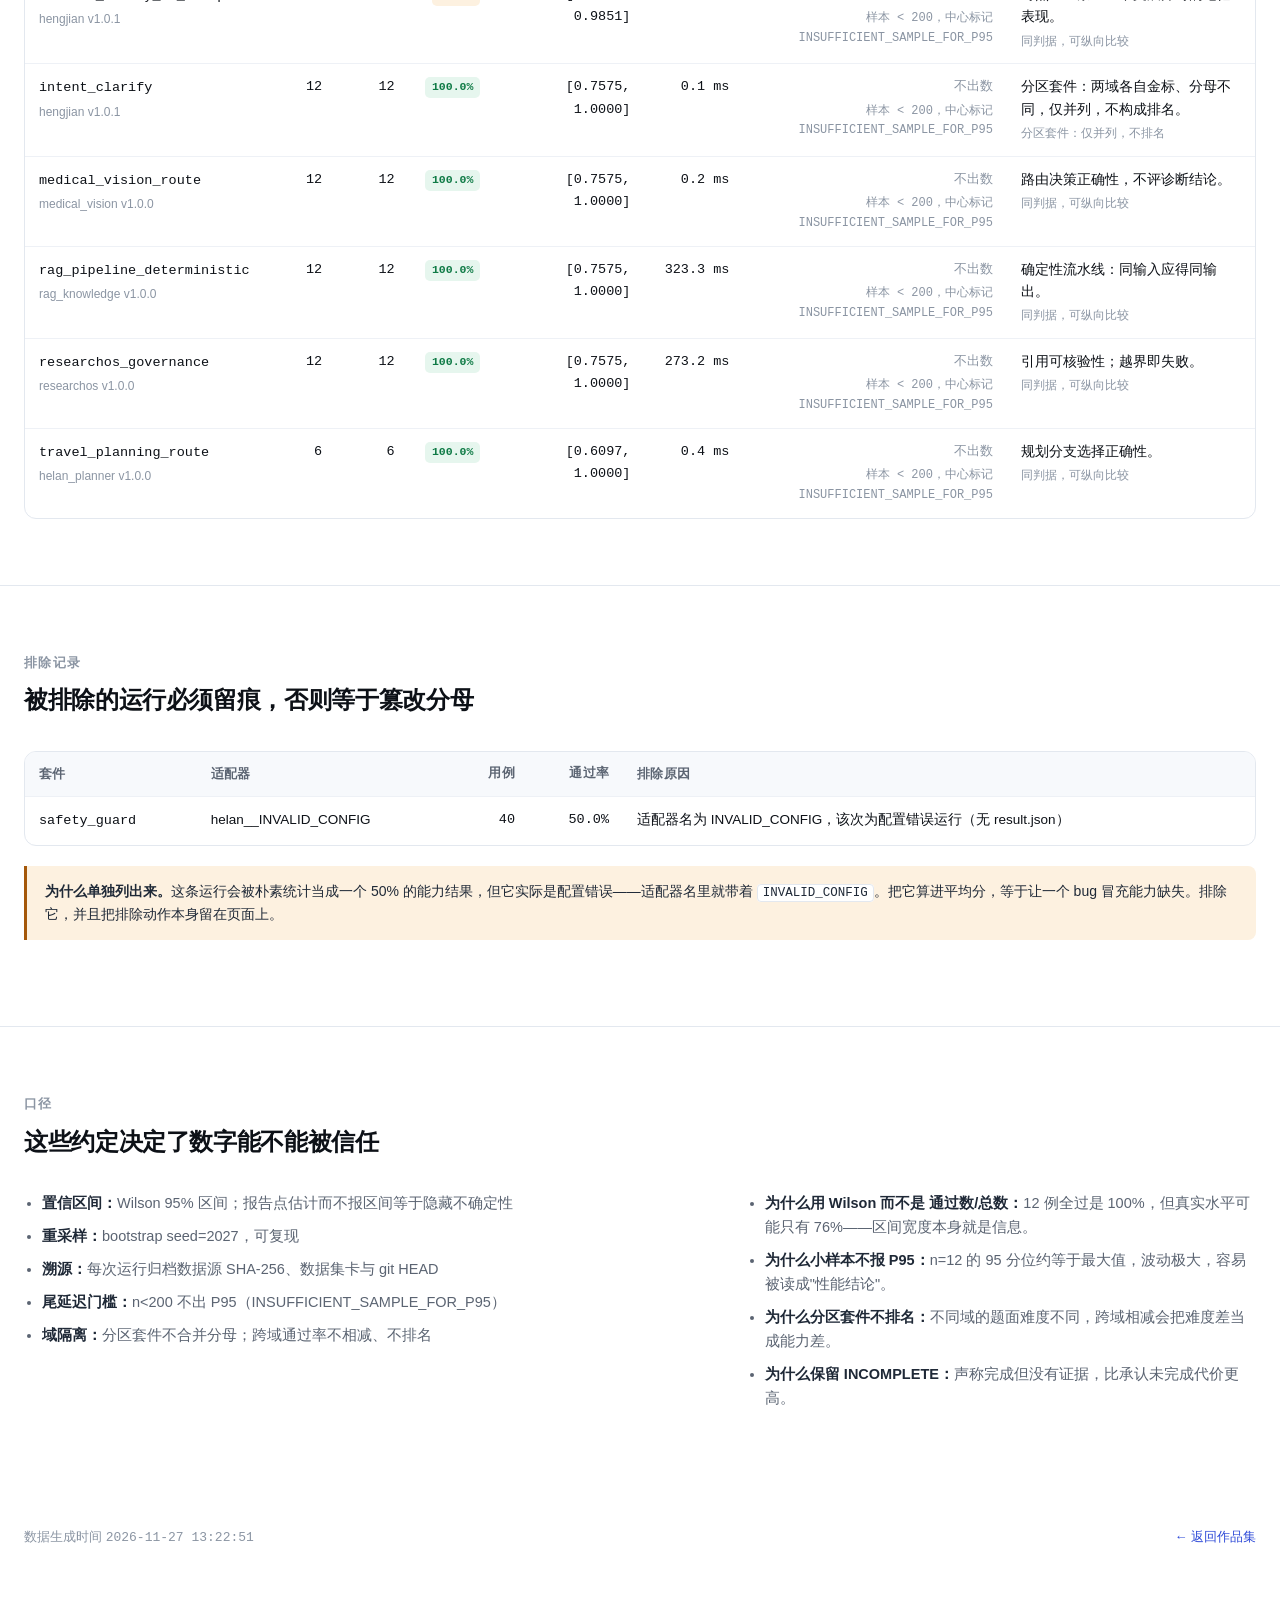
<file: eval.html>
<!DOCTYPE html>
<html lang="zh-CN">
<head>
<meta charset="UTF-8">
<meta name="viewport" content="width=device-width, initial-scale=1.0">
<title>数据看板 · Agent 评测中心</title>
<link rel="stylesheet" href="assets/style.css">
<style>
  /* ---------- 原有样式（保持） ---------- */
  .legend { display:flex; gap:18px; flex-wrap:wrap; font-size:13px; color:var(--muted); margin:14px 0 0; }
  .legend i { display:inline-block; width:9px; height:9px; border-radius:2px; margin-right:6px; }
  td small { display:block; color:var(--faint); font-size:12px; margin-top:3px; }
  .wide { min-width: 980px; }

  /* ---------- 键盘可达 & 焦点态 ---------- */
  a:focus-visible,
  button:focus-visible,
  [tabindex]:focus-visible,
  summary:focus-visible {
    outline: 2px solid var(--ok, #2f9e6e);
    outline-offset: 3px;
    border-radius: 4px;
  }
  .skip {
    position: absolute; left: 12px; top: -60px;
    background: #111; color: #fff; padding: 8px 14px; border-radius: 6px;
    z-index: 100; text-decoration: none; font-size: 14px;
    transition: top .15s ease;
  }
  .skip:focus { top: 12px; }

  /* ---------- 可排序表头 ---------- */
  th.n, td.n { text-align: right; }
  th.sortable { white-space: nowrap; cursor: pointer; user-select: none; }
  th.sortable button {
    all: unset; cursor: pointer; display: inline-flex; align-items: center; gap: 6px;
    font: inherit; color: inherit; width: 100%;
  }
  th.sortable button:hover { color: var(--fg, #111); }
  th.sortable button:focus-visible {
    outline: 2px solid var(--ok, #2f9e6e); outline-offset: 3px; border-radius: 4px;
  }
  th.sortable .arrow {
    display: inline-block; width: 1em; text-align: center;
    color: var(--faint, #999); font-size: 12px;
  }
  th[aria-sort="ascending"] .arrow,
  th[aria-sort="descending"] .arrow { color: var(--fg, #111); font-weight: 700; }
  .sort-hint { font-size: 12px; color: var(--faint, #999); margin: 6px 0 0; }

  /* ---------- 卡片：键盘展开/收起 ---------- */
  .card { border: 1px solid rgba(0,0,0,.12); border-radius: 10px; margin: 12px 0; background: rgba(255,255,255,.04); }
  .card > summary {
    cursor: pointer; list-style: none; padding: 14px 16px;
    display: flex; align-items: center; gap: 10px; flex-wrap: wrap;
  }
  .card > summary::-webkit-details-marker { display: none; }
  .card > summary::before {
    content: "▸"; display: inline-block; width: 1em; transition: transform .15s ease;
    color: var(--muted, #666); font-size: 14px;
  }
  .card[open] > summary::before { transform: rotate(90deg); }
  .card .card-body { padding: 0 16px 14px 32px; }

  /* ---------- 跳转锚点留白 ---------- */
  section[id] { scroll-margin-top: 16px; }

  /* ---------- 移动端：禁止页面级横向溢出 ---------- */
  html, body { overflow-x: hidden; max-width: 100%; }
  .wrap { max-width: 100%; box-sizing: border-box; }
  .tablewrap {
    overflow-x: auto;
    -webkit-overflow-scrolling: touch;
    max-width: 100%;
    overscroll-behavior-x: contain;
  }
  .tablewrap table { box-sizing: border-box; }
  .kpis { max-width: 100%; }
  pre, code { max-width: 100%; }
  @media (max-width: 767px) {
    .wide { min-width: 0; width: 100%; }
    table.wide thead th, table.wide tbody td { white-space: normal; overflow-wrap: anywhere; }
    th.sortable button { width: auto; }
    nav .wrap, .links { flex-wrap: wrap; gap: 8px 14px; }
    h1 { word-break: break-word; }
  }
  @media (prefers-reduced-motion: reduce) {
    * { transition: none !important; scroll-behavior: auto !important; }
  }
</style>
</head>
<body>
<a class="skip" href="#table">跳到明细</a>

<nav>
  <div class="wrap">
    <div class="brand"><a href="index.html" style="color:inherit">田德盛</a> <span>/ 评测中心看板</span></div>
    <div class="links">
      <a href="index.html">← 返回作品集</a>
      <a href="#table">明细</a>
      <a href="#excluded">排除记录</a>
      <a href="#method">口径</a>
    </div>
  </div>
</nav>

<header class="hero" style="padding:56px 0 40px">
  <div class="wrap">
    <div class="eyebrow">Eval Center · Real Runs</div>
    <h1 style="font-size:clamp(26px,3.4vw,36px);max-width:24ch">每个套件最近一次运行</h1>
    <p class="lede">
      本页所有数字由 <code>tools/build_site_data.py</code> 从评测中心的
      <code>runs/_index/eval_center.sqlite</code> 直接编译生成，页面不写入任何手填常量。
      置信区间由样本量与通过数现算（Wilson），不抄报告结论。
    </p>
    <div class="kpis" id="kpis"></div>
    <div class="legend">
      <span><i style="background:var(--ok)"></i>通过率 ≥ 98%</span>
      <span><i style="background:var(--warn)"></i>通过率 &lt; 98%</span>
      <span><i style="background:var(--faint)"></i>不构成能力结论</span>
    </div>
  </div>
</header>

<section id="table">
  <div class="wrap">
    <div class="sec-head">
      <h2>明细</h2>
      <p>按用例数降序，同一套件的不同适配器分行陈列</p>
      <p class="sub">
        分区套件（如 <code>intent_clarify</code>）会在同一套件下出现多行：它们题面不同、金标不同、分母不同，
        只能并列，不能相加，也不能排名。
      </p>
    </div>
    <p class="sort-hint" id="sortHint" aria-live="polite">点击表头可排序；再点一次切换升降序。当前：按用例数降序</p>
    <div class="tablewrap" role="region" aria-label="评测明细表" tabindex="0">
      <table class="wide" id="evalTable">
        <thead>
          <tr>
            <th class="sortable" data-key="suite" data-type="text" aria-sort="none"><button type="button">套件 / 适配器<span class="arrow" aria-hidden="true"></span></button></th>
            <th class="n sortable" data-key="n" data-type="num" aria-sort="descending"><button type="button">用例<span class="arrow" aria-hidden="true">↓</span></button></th>
            <th class="n sortable" data-key="passed" data-type="num" aria-sort="none"><button type="button">通过<span class="arrow" aria-hidden="true"></span></button></th>
            <th class="n sortable" data-key="pass_rate" data-type="num" aria-sort="none"><button type="button">通过率<span class="arrow" aria-hidden="true"></span></button></th>
            <th class="n sortable" data-key="ci95" data-type="ci" aria-sort="none"><button type="button">Wilson 95% CI<span class="arrow" aria-hidden="true"></span></button></th>
            <th class="n sortable" data-key="mean_ms" data-type="num" aria-sort="none"><button type="button">均值延迟<span class="arrow" aria-hidden="true"></span></button></th>
            <th class="n sortable" data-key="p95_ms" data-type="num" aria-sort="none"><button type="button">P95<span class="arrow" aria-hidden="true"></span></button></th>
            <th>判分口径</th>
          </tr>
        </thead>
        <tbody id="rows"></tbody>
      </table>
    </div>
  </div>
</section>

<section id="excluded">
  <div class="wrap">
    <div class="sec-head">
      <h2>排除记录</h2>
      <p>被排除的运行必须留痕，否则等于篡改分母</p>
    </div>
    <div class="tablewrap" role="region" aria-label="排除记录表" tabindex="0">
      <table>
        <thead><tr><th>套件</th><th>适配器</th><th class="n">用例</th><th class="n">通过率</th><th>排除原因</th></tr></thead>
        <tbody id="exclRows"></tbody>
      </table>
    </div>
    <div class="note warn" id="exclNote" style="display:none"></div>
  </div>
</section>

<section id="arch" hidden>
  <div class="wrap">
    <div class="sec-head">
      <h2>架构与依赖</h2>
    </div>
    <div id="cards"></div>
  </div>
</section>

<section id="method">
  <div class="wrap">
    <div class="sec-head">
      <h2>口径</h2>
      <p>这些约定决定了数字能不能被信任</p>
    </div>
    <div class="cols">
      <div>
        <ul class="tight" id="convList"></ul>
      </div>
      <div>
        <ul class="tight">
          <li><b>为什么用 Wilson 而不是 通过数/总数：</b>12 例全过是 100%，但真实水平可能只有 76%——区间宽度本身就是信息。</li>
          <li><b>为什么小样本不报 P95：</b>n=12 的 95 分位约等于最大值，波动极大，容易被读成"性能结论"。</li>
          <li><b>为什么分区套件不排名：</b>不同域的题面难度不同，跨域相减会把难度差当成能力差。</li>
          <li><b>为什么保留 INCOMPLETE：</b>声称完成但没有证据，比承认未完成代价更高。</li>
        </ul>
      </div>
    </div>
  </div>
</section>

<footer>
  <div class="wrap">
    <div>数据生成时间 <span class="num" id="genAt">—</span></div>
    <div><a href="index.html">← 返回作品集</a></div>
  </div>
</footer>

<script src="data/metrics.js"></script>
<script src="data/arch.js"></script>
<script>
(function () {
  "use strict";

  var M = window.METRICS || { counts: {}, suites: [], excluded: [], conventions: {} };
  var A = window.ARCH;
  var C = M.counts || {};

  /* ---------- 工具 ---------- */
  function esc(s) {
    return String(s === null || s === undefined ? "" : s)
      .replace(/&/g, "&amp;").replace(/</g, "&lt;").replace(/>/g, "&gt;")
      .replace(/"/g, "&quot;").replace(/'/g, "&#39;");
  }
  function isNil(x) { return x === null || x === undefined; }

  /* ---------- KPI（数字原样） ---------- */
  document.getElementById("kpis").innerHTML = [
    { v: C.cases_in_latest_runs || 0, k: "纳入统计的用例" },
    { v: C.passed_in_latest_runs || 0, k: "通过" },
    { v: (M.suites || []).length, k: "有效运行行" },
    { v: C.suites || 0, k: "套件总数" },
    { v: (M.excluded || []).length, k: "已排除运行" }
  ].map(function (x) {
    return '<div class="kpi"><div class="v">' + x.v + '</div><div class="k">' + x.k + '</div></div>';
  }).join("");

  function f1(x) { return isNil(x) ? "—" : (x * 100).toFixed(1) + "%"; }
  function ms(x) {
    if (isNil(x)) return "—";
    return x >= 1000 ? (x / 1000).toFixed(2) + " s" : x.toFixed(1) + " ms";
  }

  /* ---------- 明细表：渲染 + 排序 ---------- */
  var allRows = (M.suites || []).slice();
  var sortState = { key: "n", dir: "desc" };   // 默认：按用例数降序，与原文一致
  var colNames = {
    suite: "套件 / 适配器", n: "用例", passed: "通过", pass_rate: "通过率",
    ci95: "Wilson 95% CI", mean_ms: "均值延迟", p95_ms: "P95"
  };

  function sortVal(row, key) {
    var v = row[key];
    if (key === "ci95") {
      if (!v || isNil(v[0])) return -Infinity;
      return v[0];                 // 按区间下界排序
    }
    if (key === "suite") return String(row.suite || "") + " " + String(row.adapter || "");
    return isNil(v) ? -Infinity : v;  // 空值始终沉底
  }

  function sortedRows() {
    var k = sortState.key, dir = sortState.dir === "asc" ? 1 : -1;
    var text = k === "suite";
    return allRows.slice().sort(function (a, b) {
      var va = sortVal(a, k), vb = sortVal(b, k), r;
      if (text) { r = va.localeCompare(vb, "zh-CN"); }
      else { r = va === vb ? 0 : (va < vb ? -1 : 1); if (va === -Infinity && vb !== -Infinity) r = 1; else if (vb === -Infinity && va !== -Infinity) r = -1; }
      if (r === 0) r = (b.n || 0) - (a.n || 0);   // 稳定：回落到用例数
      return r * dir;
    });
  }

  function renderRows() {
    document.getElementById("rows").innerHTML = sortedRows().map(function (s) {
      var cls = s.pass_rate >= 0.98 ? "ok" : "part";
      var ci = s.ci95 ? "[" + s.ci95[0].toFixed(4) + ", " + s.ci95[1].toFixed(4) + "]" : "—";
      var p95 = !isNil(s.p95_ms)
        ? ms(s.p95_ms)
        : "<span class='muted'>不出数</span><small>" + esc(s.p95_note || "") + "</small>";
      return "<tr>" +
        "<td><code>" + esc(s.suite) + "</code><small>" + esc(s.adapter) + (s.adapter_version ? " v" + esc(s.adapter_version) : "") + "</small></td>" +
        '<td class="n">' + (s.n === null ? "—" : s.n) + "</td>" +
        '<td class="n">' + (s.passed === null ? "—" : s.passed) + "</td>" +
        '<td class="n"><span class="pill ' + cls + '">' + f1(s.pass_rate) + "</span></td>" +
        '<td class="n">' + ci + "</td>" +
        '<td class="n">' + ms(s.mean_ms) + "</td>" +
        '<td class="n">' + p95 + "</td>" +
        "<td>" + esc(s.note || "") + "<small>" + (s.comparable === false ? "分区套件：仅并列，不排名" : "同判据，可纵向比较") + "</small></td>" +
        "</tr>";
    }).join("");
  }

  function renderSortUI() {
    var ths = document.querySelectorAll("#evalTable th.sortable");
    for (var i = 0; i < ths.length; i++) {
      var th = ths[i];
      var arrow = th.querySelector(".arrow");
      if (th.getAttribute("data-key") === sortState.key) {
        var desc = sortState.dir === "desc";
        th.setAttribute("aria-sort", desc ? "descending" : "ascending");
        arrow.textContent = desc ? "↓" : "↑";
      } else {
        th.setAttribute("aria-sort", "none");
        arrow.textContent = "";
      }
    }
    var hint = document.getElementById("sortHint");
    if (hint) {
      hint.textContent = "点击表头可排序；再点一次切换升降序。当前：按" + (colNames[sortState.key] || sortState.key) +
        (sortState.dir === "desc" ? "降序" : "升序");
    }
  }

  var table = document.getElementById("evalTable");
  if (table) {
    table.addEventListener("click", function (ev) {
      var btn = ev.target.closest ? ev.target.closest("th.sortable button") : null;
      if (!btn) return;
      var th = btn.parentNode;
      var key = th.getAttribute("data-key");
      if (sortState.key === key) {
        sortState.dir = sortState.dir === "desc" ? "asc" : "desc";
      } else {
        sortState.key = key;
        sortState.dir = key === "suite" ? "asc" : "desc";   // 文本列默认升序，数值列默认降序
      }
      renderRows();
      renderSortUI();
    });
  }

  renderRows();
  renderSortUI();

  /* ---------- 排除记录 ---------- */
  var ex = M.excluded || [];
  document.getElementById("exclRows").innerHTML = ex.length ? ex.map(function (e) {
    return "<tr><td><code>" + esc(e.suite) + "</code></td><td>" + esc(e.adapter) + "</td>" +
      '<td class="n">' + (e.n === null ? "—" : e.n) + "</td>" +
      '<td class="n">' + f1(e.pass_rate) + "</td>" +
      "<td>" + esc(e.reason) + "</td></tr>";
  }).join("") : "<tr><td colspan='5' class='muted'>无。全部运行均为有效配置。</td></tr>";

  if (ex.length) {
    var n = document.getElementById("exclNote");
    n.style.display = "block";
    n.innerHTML = "<b>为什么单独列出来。</b>这条运行会被朴素统计当成一个 50% 的能力结果，" +
      "但它实际是配置错误——适配器名里就带着 <code>INVALID_CONFIG</code>。" +
      "把它算进平均分，等于让一个 bug 冒充能力缺失。排除它，并且把排除动作本身留在页面上。";
  }

  /* ---------- 架构卡片：原生 <details>，Enter/Space 可展开，aria-expanded 同步 ---------- */
  (function renderCards() {
    var box = document.getElementById("cards");
    var sec = document.getElementById("arch");
    if (!box || !sec) return;

    function itemsOf(list) {
      if (!list || !list.length) return "<p class='muted'>无</p>";
      return "<ul class='tight'>" + list.map(function (it) {
        var t = typeof it === "string" ? it : (it.name || it.title || it.id || "");
        var d = (it && typeof it === "object") ? (it.desc || it.description || it.note || "") : "";
        return "<li>" + esc(t) + (d ? "：" + esc(d) : "") + "</li>";
      }).join("") + "</ul>";
    }

    var cards = [];
    var comps = (A && (A.components || A.layers || A.modules)) || [];
    if (comps.length) {
      cards.push({ title: "核心组件", body: itemsOf(comps) });
    }
    if (A && A.flow) {
      cards.push({ title: "调用链路", body: "<p>" + esc(Array.isArray(A.flow) ? A.flow.join(" → ") : A.flow) + "</p>" });
    }
    if (A && A.stack) {
      var st = A.stack;
      var lines = Object.keys(st).map(function (k) {
        var v = st[k];
        return "<li><b>" + esc(k) + "：</b>" + esc(Array.isArray(v) ? v.join("、") : (typeof v === "object" ? JSON.stringify(v) : v)) + "</li>";
      });
      cards.push({ title: "技术栈", body: "<ul class='tight'>" + lines.join("") + "</ul>" });
    }
    if (A && A.nodes && Array.isArray(A.nodes)) {
      cards.push({ title: "节点", body: itemsOf(A.nodes) });
    }
    if (A && A.notes) {
      cards.push({ title: "说明", body: "<p>" + esc(Array.isArray(A.notes) ? A.notes.join("；") : A.notes) + "</p>" });
    }
    if (!cards.length) return;

    sec.hidden = false;
    box.innerHTML = cards.map(function (c, i) {
      return "<details class='card'" + (i === 0 ? " open" : "") + ">" +
        "<summary type='button' role='button' tabindex='0' aria-expanded='" + (i === 0 ? "true" : "false") + "'>" +
        "<b>" + esc(c.title) + "</b></summary>" +
        "<div class='card-body'>" + c.body + "</div></details>";
    }).join("");

    box.addEventListener("toggle", function (ev) {
      var d = ev.target;
      if (d && d.tagName === "DETAILS") {
        var s = d.querySelector("summary");
        if (s) s.setAttribute("aria-expanded", d.open ? "true" : "false");
      }
    }, true);
  })();

  /* ---------- 口径 ---------- */
  var conv = M.conventions || {};
  var label = { ci: "置信区间", bootstrap: "重采样", provenance: "溯源", p95_gate: "尾延迟门槛", domain_isolation: "域隔离" };
  document.getElementById("convList").innerHTML = Object.keys(conv).map(function (k) {
    return "<li><b>" + (label[k] || k) + "：</b>" + conv[k] + "</li>";
  }).join("");

  var g = document.getElementById("genAt");
  if (g) g.textContent = (M.generated_at || "—").replace("T", " ").slice(0, 19);
})();
</script>

</body>
</html>
</file>
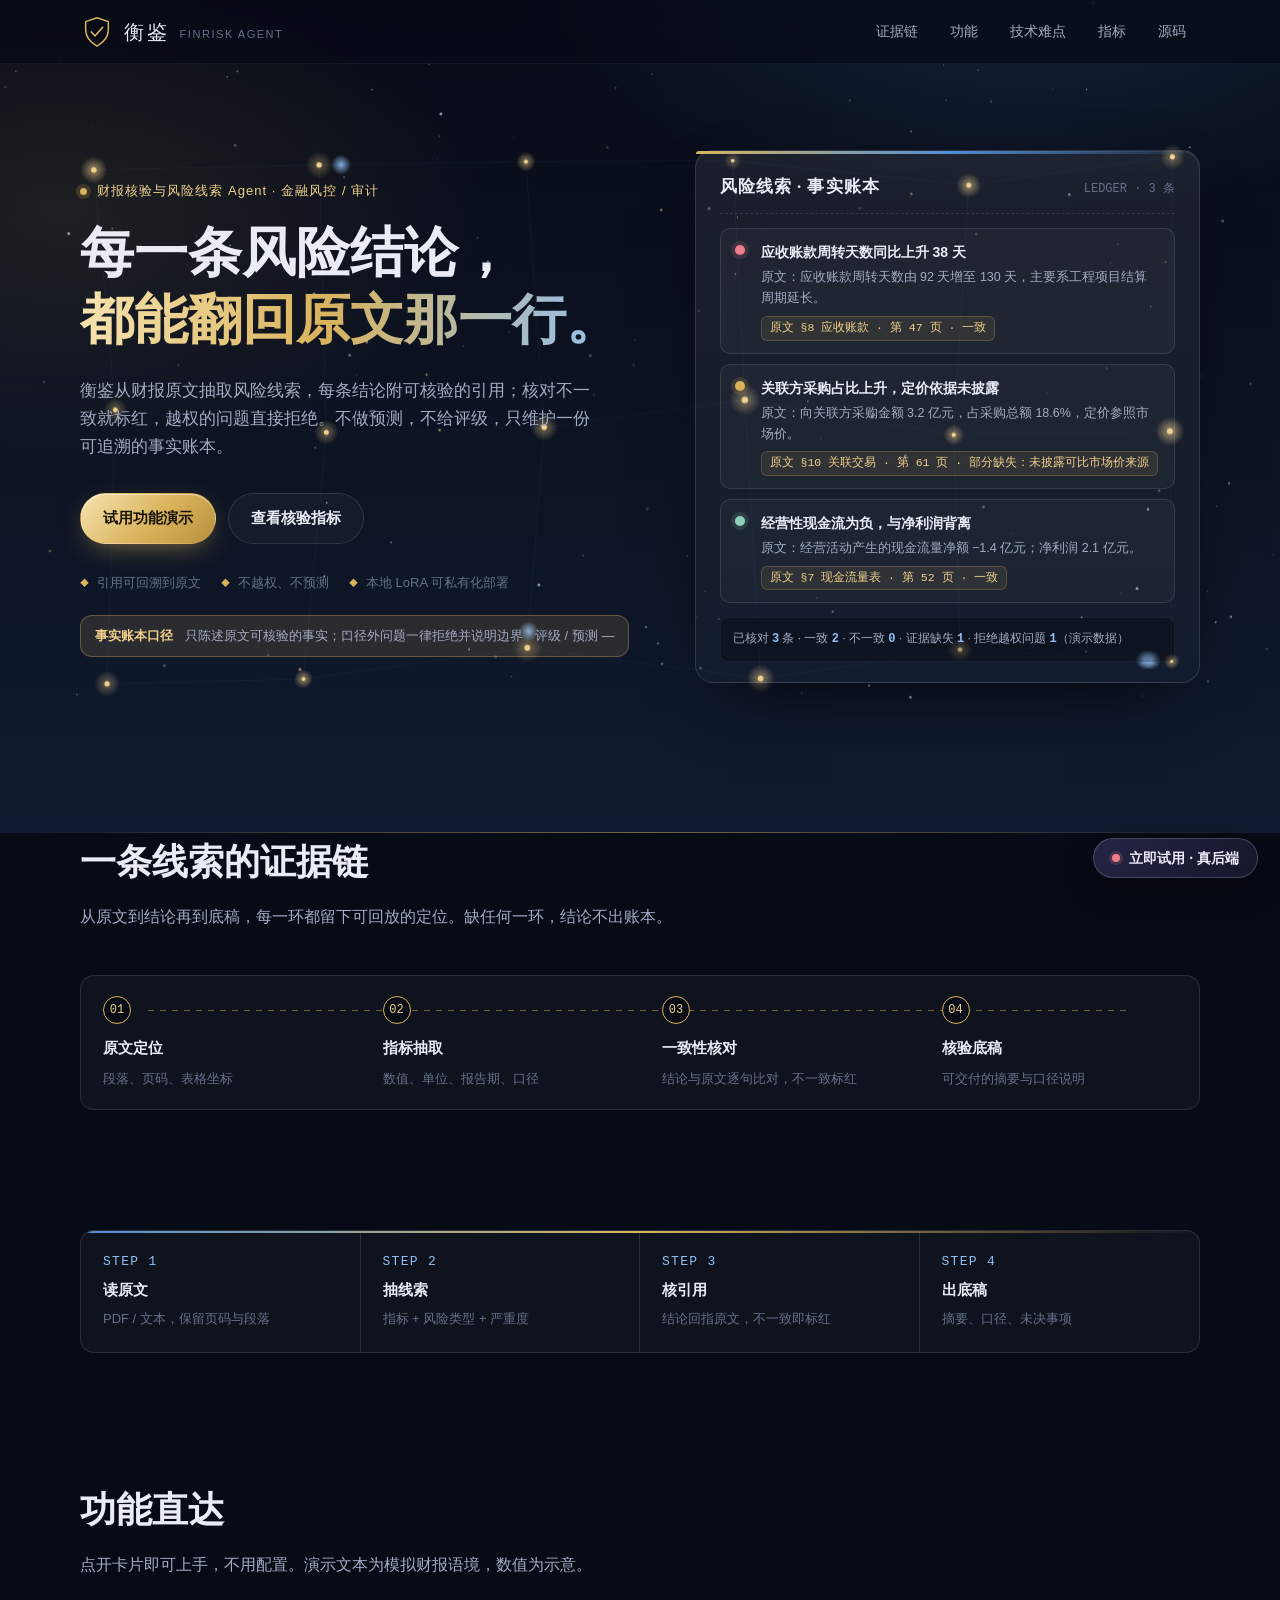
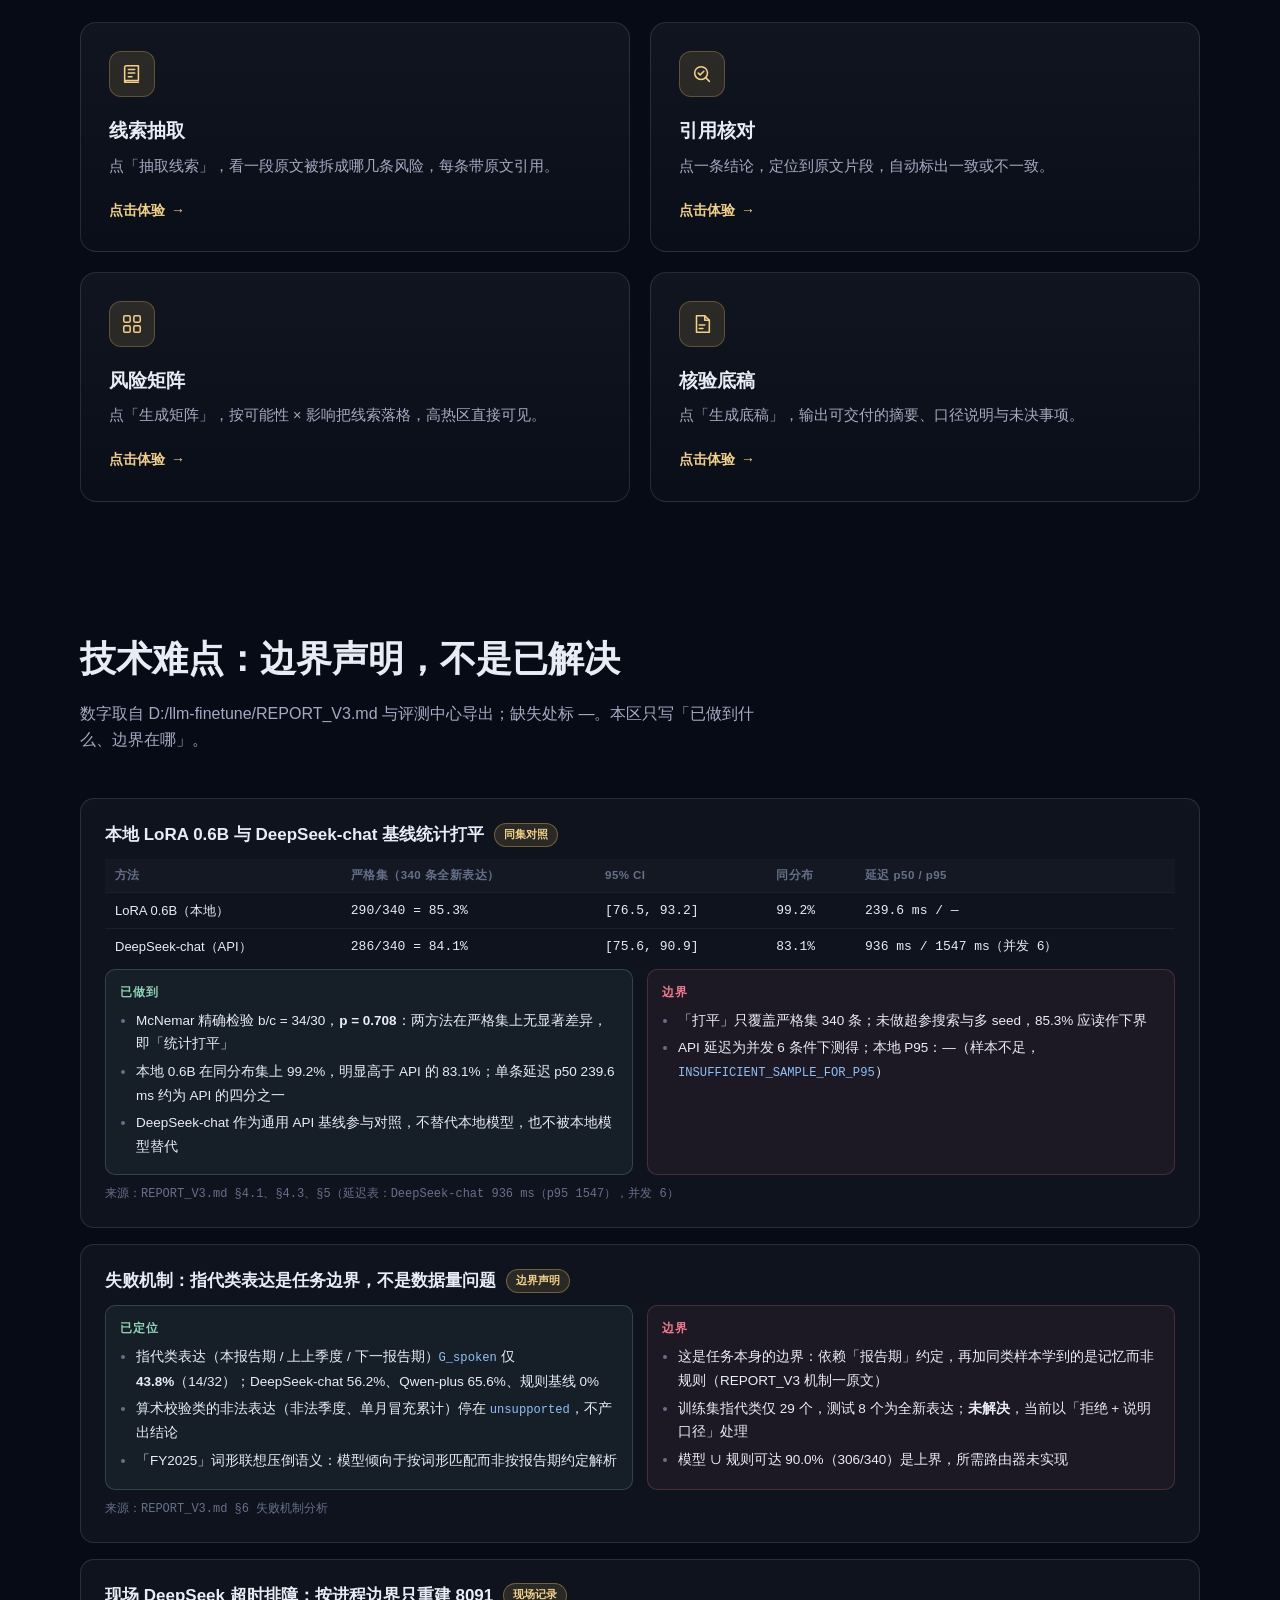
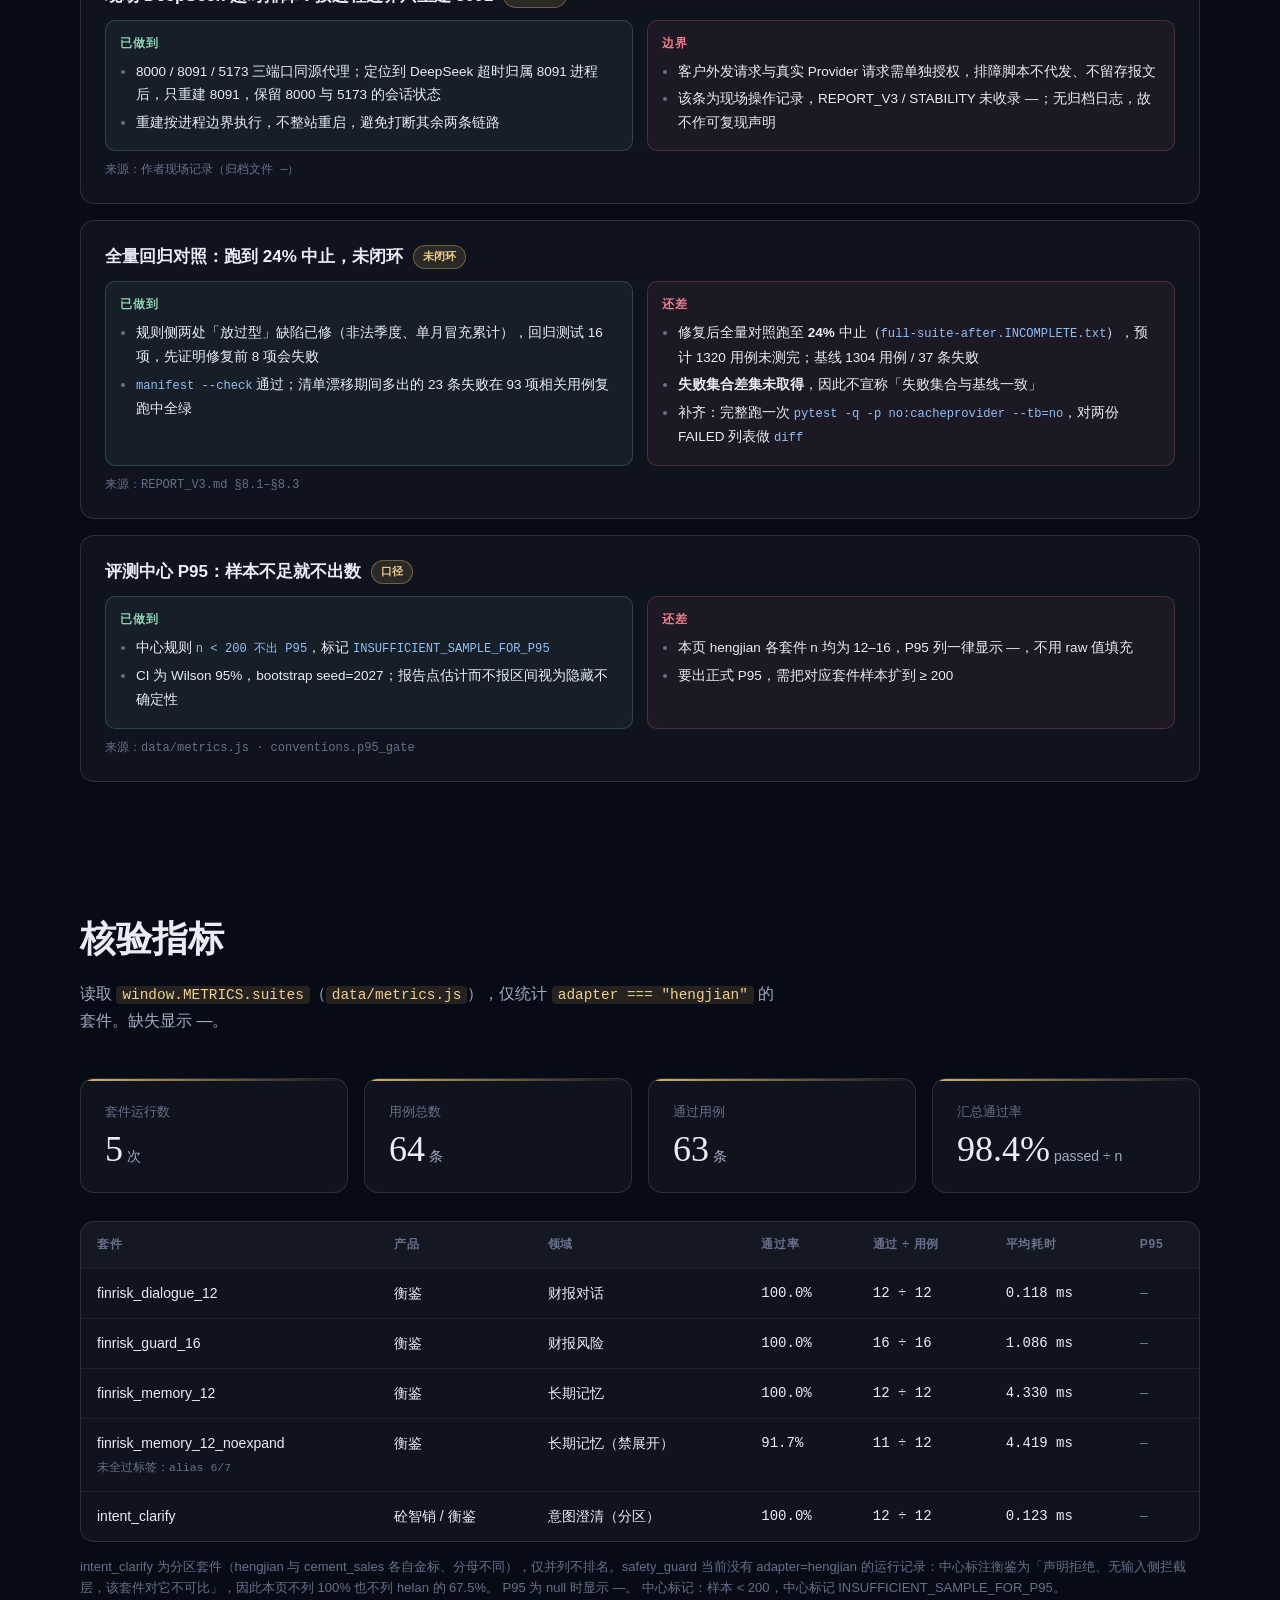
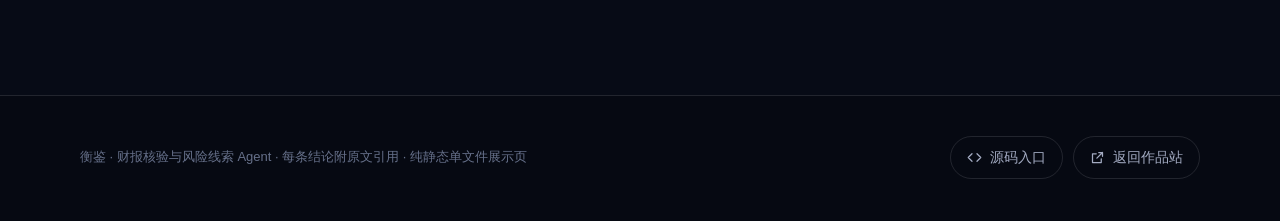
<file: product-hengjian.html>
<!DOCTYPE html>
<html lang="zh-CN">
<head>
<meta charset="utf-8">
<meta name="viewport" content="width=device-width, initial-scale=1">
<title>衡鉴 · 财报核验与风险线索 Agent</title>
<meta name="description" content="从财报原文抽取风险线索，每条结论都给出可核验的原文引用；不越权、不预测、只记事实账本。面向金融风控与审计场景。">
<meta name="color-scheme" content="dark">
<script src="data/metrics.js"></script>
<style>
:root{
  --bg:#070b16;--bg2:#0d1424;--ink:#e9ecf5;--muted:#a3abc2;--dim:#66708a;
  --line:rgba(233,236,245,.12);--line2:rgba(233,236,245,.06);--panel:rgba(255,255,255,.035);
  --gold:#d9b35c;--gold2:#f0d08a;--gold-soft:rgba(217,179,92,.14);
  --blue:#4f8fd6;--blue2:#8fc0f5;--blue-soft:rgba(79,143,214,.14);
  --bad:#ef7c8a;--bad-soft:rgba(239,124,138,.15);
  --ok:#8fd3b6;--ok-soft:rgba(143,211,182,.14);
  --sans:-apple-system,BlinkMacSystemFont,"PingFang SC","Hiragino Sans GB","Microsoft YaHei","Segoe UI",Roboto,sans-serif;
  --serif:"Noto Serif SC","Songti SC","STSong","SimSun",Georgia,serif;
  --mono:ui-monospace,"SFMono-Regular",Menlo,Consolas,monospace;
}
*,*::before,*::after{box-sizing:border-box}
html{scroll-behavior:smooth;scroll-padding-top:84px}
body{margin:0;background:var(--bg);color:var(--ink);font-family:var(--sans);font-size:16px;line-height:1.65;overflow-x:clip;-webkit-font-smoothing:antialiased}
a{color:inherit}
button{font:inherit;color:inherit}
img{max-width:100%;display:block}
:focus-visible{outline:2px solid var(--gold2);outline-offset:3px;border-radius:6px}
.wrap{width:min(1120px,100% - 48px);margin-inline:auto}
@media (max-width:600px){.wrap{width:calc(100% - 32px)}}

/* 导航 */
.nav{position:fixed;inset:0 0 auto 0;z-index:50;height:64px;display:flex;align-items:center;background:rgba(7,11,22,.78);backdrop-filter:blur(14px);-webkit-backdrop-filter:blur(14px);border-bottom:1px solid var(--line2)}
.nav .wrap{display:flex;align-items:center;justify-content:space-between;gap:16px}
.brand{display:inline-flex;align-items:center;gap:10px;text-decoration:none;color:var(--gold)}
.brand-name{font-family:var(--serif);font-size:20px;color:var(--ink);letter-spacing:.14em;line-height:1}
.brand-sub{font-size:11px;letter-spacing:.14em;text-transform:uppercase;color:var(--dim);margin-top:5px}
.nav nav{display:flex;gap:4px}
.nav nav a{padding:8px 14px;border-radius:8px;font-size:14px;color:var(--muted);text-decoration:none;transition:color .2s,background .2s;white-space:nowrap}
.nav nav a:hover{color:var(--ink);background:rgba(255,255,255,.05)}

/* 按钮 */
.btn{display:inline-flex;align-items:center;justify-content:center;gap:8px;padding:12px 22px;border-radius:999px;font-weight:600;font-size:15px;text-decoration:none;border:1px solid transparent;cursor:pointer;transition:transform .2s,box-shadow .2s,background .2s,border-color .2s}
.btn:active{transform:translateY(1px)}
.btn-primary{color:#1a1406;background:linear-gradient(135deg,#f7e3b0,#d9b35c 55%,#b8903c);box-shadow:0 8px 28px -10px rgba(217,179,92,.7),inset 0 1px 0 rgba(255,255,255,.5)}
.btn-primary:hover{box-shadow:0 12px 34px -10px rgba(217,179,92,.9)}
.btn-ghost{color:var(--ink);border-color:var(--line);background:rgba(255,255,255,.03)}
.btn-ghost:hover{border-color:rgba(240,208,138,.6);background:rgba(217,179,92,.08)}
.btn-sm{padding:8px 14px;font-size:13px;border-radius:999px}
.btn[disabled]{opacity:.55;cursor:default;transform:none}

/* Hero */
.hero{position:relative;padding:150px 0 150px;min-height:92vh;display:flex;align-items:center;overflow:hidden;
  background:radial-gradient(900px 500px at 80% -10%,rgba(79,143,214,.22),transparent 60%),radial-gradient(700px 420px at 5% 25%,rgba(217,179,92,.1),transparent 60%),linear-gradient(180deg,#070b16 0%,#0d1424 60%,#101a30 100%)}
#bg-canvas{position:absolute;inset:0;width:100%;height:100%;pointer-events:none}
.hero::after{content:"";position:absolute;left:0;right:0;bottom:0;height:1px;background:linear-gradient(90deg,transparent,var(--gold),transparent);opacity:.5}
.hero-grid{position:relative;display:grid;grid-template-columns:1.05fr .95fr;gap:56px;align-items:center}
.eyebrow{display:inline-flex;align-items:center;gap:10px;font-size:13px;letter-spacing:.08em;color:var(--gold2);margin:0 0 18px}
.eyebrow .dot{width:7px;height:7px;border-radius:50%;background:var(--gold);box-shadow:0 0 0 4px rgba(217,179,92,.18);animation:pulse 2.8s ease-in-out infinite}
@keyframes pulse{0%,100%{box-shadow:0 0 0 4px rgba(217,179,92,.18)}50%{box-shadow:0 0 0 10px rgba(217,179,92,.04)}}
h1{font-family:var(--serif);font-weight:600;font-size:clamp(32px,4.4vw,54px);line-height:1.25;margin:0 0 22px}
h1 em{font-style:normal;background:linear-gradient(92deg,#f7e3b0,#d9b35c 45%,#8fc0f5);-webkit-background-clip:text;background-clip:text;color:transparent}
.lead{font-size:17px;color:var(--muted);max-width:520px;margin:0 0 32px}
.hero-cta{display:flex;flex-wrap:wrap;gap:12px;margin-bottom:28px}
.hero-tags{list-style:none;display:flex;flex-wrap:wrap;gap:8px 20px;margin:0 0 22px;padding:0;font-size:13px;color:var(--dim)}
.hero-tags li::before{content:"◆";display:inline-block;margin-right:8px;color:var(--gold);font-size:9px;vertical-align:middle}
.contest{display:inline-flex;flex-wrap:wrap;align-items:center;gap:8px 12px;padding:10px 14px;border-radius:12px;border:1px solid rgba(217,179,92,.35);background:var(--gold-soft);font-size:13px;color:#f1e2c0;line-height:1.5}
.contest b{color:var(--gold2);font-weight:700}
.contest span{color:var(--muted)}

/* Hero 右侧：事实账本卡 */
.ledger{position:relative;background:linear-gradient(180deg,rgba(255,255,255,.07),rgba(255,255,255,.025));border:1px solid var(--line);border-radius:18px;padding:22px 24px 20px;box-shadow:0 30px 70px -30px rgba(0,0,0,.85),inset 0 1px 0 rgba(255,255,255,.08);animation:float 8s ease-in-out infinite}
.ledger::before{content:"";position:absolute;left:0;right:0;top:0;height:3px;border-radius:18px 18px 0 0;background:linear-gradient(90deg,var(--gold),var(--blue),transparent)}
.ledger-head{display:flex;justify-content:space-between;align-items:baseline;gap:12px;padding-bottom:12px;margin-bottom:14px;border-bottom:1px dashed var(--line)}
.ledger-head strong{font-family:var(--serif);font-size:17px;letter-spacing:.06em}
.ledger-head span{font-family:var(--mono);font-size:12px;color:var(--dim)}
.claims{list-style:none;margin:0;padding:0;display:grid;gap:10px}
.claims li{position:relative;padding:12px 14px 12px 40px;border-radius:10px;border:1px solid var(--line);background:rgba(255,255,255,.03);opacity:0;transform:translateY(6px);animation:in .5s ease-out forwards}
.claims li:nth-child(1){animation-delay:.1s}.claims li:nth-child(2){animation-delay:.8s}.claims li:nth-child(3){animation-delay:1.5s}
.claims li::before{content:"";position:absolute;left:14px;top:16px;width:10px;height:10px;border-radius:50%;background:var(--ok);box-shadow:0 0 0 4px rgba(143,211,182,.15)}
.claims li.warn::before{background:var(--gold);box-shadow:0 0 0 4px rgba(217,179,92,.15)}
.claims li.bad::before{background:var(--bad);box-shadow:0 0 0 4px rgba(239,124,138,.15)}
.claims strong{display:block;font-size:14px;margin-bottom:3px}
.claims p{margin:0;font-size:12.5px;color:var(--muted);line-height:1.7}
.claims .cite{display:inline-block;margin-top:6px;font-family:var(--mono);font-size:11.5px;color:var(--gold2);padding:2px 8px;border-radius:6px;background:rgba(217,179,92,.1);border:1px solid rgba(217,179,92,.25)}
.ledger-foot{margin-top:14px;padding:10px 12px;border-radius:8px;background:rgba(0,0,0,.3);border:1px solid var(--line2);font-size:12px;color:var(--muted);line-height:1.8}
.ledger-foot b{color:var(--blue2);font-family:var(--mono);font-weight:600}
@keyframes in{to{opacity:1;transform:none}}
@keyframes float{0%,100%{transform:translateY(0)}50%{transform:translateY(-8px)}}

/* 区块 */
.section{padding:96px 0}
.sec-head{margin-bottom:44px}
.sec-head h2{font-family:var(--serif);font-size:clamp(26px,3vw,36px);font-weight:600;margin:0 0 12px}
.sec-head p{color:var(--muted);margin:0;max-width:700px}
.sec-head code{font-family:var(--mono);font-size:.9em;color:var(--gold2);background:var(--gold-soft);padding:1px 6px;border-radius:4px}

/* 证据链示意 */
.chain{position:relative;display:grid;grid-template-columns:repeat(4,1fr);margin:0;padding:0;list-style:none;border:1px solid var(--line);border-radius:14px;background:var(--panel);overflow:hidden}
.chain::before{content:"";position:absolute;left:6%;right:6%;top:34px;height:1px;background:repeating-linear-gradient(90deg,var(--gold) 0 6px,transparent 6px 12px);opacity:.5}
.chain li{padding:20px 22px 18px;position:relative}
.chain .node{width:28px;height:28px;border-radius:50%;display:grid;place-items:center;background:var(--bg);border:1.5px solid var(--gold);color:var(--gold2);font-family:var(--mono);font-size:12px;margin-bottom:12px;position:relative;z-index:1}
.chain strong{display:block;font-size:15px;margin-bottom:4px}
.chain span{font-size:13px;color:var(--dim);line-height:1.7}

/* 流程 */
.flow{display:grid;grid-template-columns:repeat(4,1fr);margin:0;padding:0;list-style:none;border:1px solid var(--line);border-radius:14px;background:var(--panel);overflow:hidden;position:relative}
.flow::before{content:"";position:absolute;left:0;right:0;top:0;height:2px;background:linear-gradient(90deg,var(--blue),var(--gold),transparent)}
.flow li{padding:20px 22px;border-right:1px solid var(--line)}
.flow li:last-child{border-right:0}
.flow .n{font-family:var(--mono);color:var(--blue2);font-size:13px;letter-spacing:.1em;display:block;margin-bottom:6px}
.flow strong{display:block;font-size:15px;margin-bottom:2px}
.flow span{font-size:13px;color:var(--dim)}

/* 功能 */
.features{display:grid;grid-template-columns:repeat(2,1fr);gap:20px}
.feature{position:relative;display:block;border-radius:16px;border:1px solid var(--line);background:linear-gradient(180deg,rgba(255,255,255,.045),rgba(255,255,255,.015));overflow:hidden;text-decoration:none;transition:transform .35s,border-color .35s,box-shadow .35s}
.feature::before{content:"";position:absolute;inset:0;background:radial-gradient(420px 220px at 100% 0%,rgba(79,143,214,.2),transparent 60%);opacity:0;transition:opacity .35s;pointer-events:none}
.feature:hover{transform:translateY(-4px);border-color:rgba(240,208,138,.45);box-shadow:0 30px 60px -30px rgba(0,0,0,.8)}
.feature:hover::before{opacity:1}
.feature-in{display:block;padding:28px}
.feature-icon{width:46px;height:46px;border-radius:12px;display:grid;place-items:center;color:var(--gold2);background:var(--gold-soft);border:1px solid rgba(217,179,92,.3);margin-bottom:18px}
.feature h3{margin:0 0 8px;font-size:19px;font-weight:600}
.feature p{margin:0 0 18px;color:var(--muted);font-size:14.5px}
.feature .try{display:inline-flex;align-items:center;gap:6px;font-size:14px;font-weight:600;color:var(--gold2)}
.feature .try::after{content:"→";transition:transform .3s}
.feature:hover .try::after{transform:translateX(4px)}

/* 技术难点 */
.tech{display:grid;gap:16px}
.tech-item{border:1px solid var(--line);border-radius:14px;background:var(--panel);padding:22px 24px}
.tech-item h3{margin:0 0 10px;font-size:17px;display:flex;align-items:center;gap:10px;flex-wrap:wrap}
.tech-item h3 .tag{font-family:var(--mono);font-size:11px;padding:2px 9px;border-radius:999px;border:1px solid rgba(217,179,92,.4);color:var(--gold2);background:var(--gold-soft);font-weight:600}
.tech-grid{display:grid;grid-template-columns:1fr 1fr;gap:14px}
.tech-col{padding:12px 14px;border-radius:10px;font-size:13.5px;line-height:1.75}
.tech-col.done{background:rgba(143,211,182,.06);border:1px solid rgba(143,211,182,.22)}
.tech-col.todo{background:rgba(239,124,138,.06);border:1px solid rgba(239,124,138,.22)}
.tech-col .h{display:block;font-size:12px;letter-spacing:.08em;margin-bottom:6px;font-weight:700}
.tech-col.done .h{color:var(--ok)}
.tech-col.todo .h{color:var(--bad)}
.tech-col ul{margin:0;padding-left:16px}
.tech-col li{margin-bottom:4px}
.tech-col li::marker{color:var(--dim)}
.tech-col code{font-family:var(--mono);font-size:.9em;color:var(--blue2)}
.tech-src{margin-top:10px;font-size:12px;color:var(--dim);font-family:var(--mono)}
.mini-table{width:100%;border-collapse:collapse;font-size:13px;margin:6px 0 4px}
.mini-table th,.mini-table td{padding:7px 10px;border-bottom:1px solid var(--line2);text-align:left;white-space:nowrap}
.mini-table th{color:var(--dim);font-weight:600;font-size:11.5px;letter-spacing:.04em}
.mini-table td.n{font-family:var(--mono)}

/* 指标 */
.metric-cards{display:grid;grid-template-columns:repeat(4,1fr);gap:16px;margin-bottom:28px}
.metric{padding:22px 24px;border-radius:14px;border:1px solid var(--line);background:var(--panel);position:relative;overflow:hidden}
.metric::after{content:"";position:absolute;left:0;right:0;top:0;height:2px;background:linear-gradient(90deg,var(--gold),transparent)}
.metric .k{font-size:13px;color:var(--dim);margin:0 0 8px}
.metric .v{font-family:var(--serif);font-size:clamp(26px,3vw,36px);color:var(--ink);margin:0;line-height:1.1;font-variant-numeric:tabular-nums}
.metric .v small{font-size:14px;color:var(--muted);font-family:var(--sans);margin-left:4px}
.metric .v.low{color:var(--bad)}
.table-wrap{border:1px solid var(--line);border-radius:14px;overflow-x:auto;background:var(--panel)}
table{width:100%;border-collapse:collapse;font-size:14px;min-width:680px}
th,td{padding:13px 16px;text-align:left;border-bottom:1px solid var(--line2);white-space:nowrap;vertical-align:top}
th{font-size:12px;letter-spacing:.06em;color:var(--dim);font-weight:600;background:rgba(255,255,255,.02)}
tr:last-child td{border-bottom:0}
td.num{font-family:var(--mono);font-variant-numeric:tabular-nums}
.dash{color:var(--dim)}
.lowv{color:var(--bad);font-weight:700}
.sub{display:block;margin-top:4px;font-size:11.5px;color:var(--dim);font-family:var(--mono);white-space:normal;line-height:1.6}
.note{font-size:13px;color:var(--dim);margin:14px 0 0}

/* 页脚 */
footer{border-top:1px solid var(--line);padding:40px 0 48px;background:rgba(0,0,0,.2)}
.foot{display:flex;flex-wrap:wrap;align-items:center;justify-content:space-between;gap:20px}
.foot-links{display:flex;gap:10px;flex-wrap:wrap}
.foot-links a{display:inline-flex;align-items:center;gap:8px;padding:9px 16px;border-radius:999px;border:1px solid var(--line);font-size:14px;text-decoration:none;color:var(--muted);transition:.2s}
.foot-links a:hover{color:var(--ink);border-color:rgba(240,208,138,.5)}
.foot p{margin:0;font-size:13px;color:var(--dim)}

/* 弹窗 */
dialog{border:0;padding:0;background:transparent;color:var(--ink);width:min(960px,calc(100% - 32px));max-height:calc(100vh - 48px);margin:auto}
dialog::backdrop{background:rgba(3,5,12,.78);backdrop-filter:blur(6px);-webkit-backdrop-filter:blur(6px)}
dialog[open]{animation:pop .28s cubic-bezier(.2,.8,.2,1)}
@keyframes pop{from{opacity:0;transform:translateY(16px) scale(.98)}to{opacity:1;transform:none}}
.modal-box{background:#0d1424;border:1px solid var(--line);border-radius:18px;box-shadow:0 40px 100px -40px rgba(0,0,0,.9),0 0 0 1px rgba(217,179,92,.1);display:flex;flex-direction:column;max-height:calc(100vh - 48px);overflow:hidden}
.modal-head{display:flex;align-items:center;justify-content:space-between;gap:16px;padding:18px 24px;border-bottom:1px solid var(--line)}
.modal-head h3{margin:0;font-family:var(--serif);font-size:20px;font-weight:600}
.modal-head .sub{font-size:13px;color:var(--dim);margin-top:2px}
.modal-close{flex:none;width:38px;height:38px;border-radius:10px;border:1px solid var(--line);background:rgba(255,255,255,.03);cursor:pointer;display:grid;place-items:center;font-size:18px;line-height:1;transition:.2s}
.modal-close:hover{border-color:rgba(240,208,138,.5);color:var(--gold2)}
.modal-body{padding:24px;overflow:auto}
.modal-foot{padding:12px 24px;border-top:1px solid var(--line2);font-size:12px;color:var(--dim)}

/* 演示通用 */
.demo-grid{display:grid;grid-template-columns:1fr 1.1fr;gap:20px}
.panel{border:1px solid var(--line);border-radius:12px;background:rgba(255,255,255,.03);padding:18px 20px}
.panel-head{display:flex;justify-content:space-between;gap:10px;flex-wrap:wrap;font-size:12px;color:var(--dim);letter-spacing:.04em;padding-bottom:10px;margin-bottom:12px;border-bottom:1px dashed var(--line)}
.status{font-size:13px;color:var(--muted)}
.demo-actions{display:flex;align-items:center;gap:14px;flex-wrap:wrap;margin-top:18px}
.chips{display:flex;flex-wrap:wrap;gap:8px}
.chip{padding:6px 12px;border-radius:999px;border:1px solid var(--line);background:rgba(255,255,255,.03);font-size:13px;color:var(--muted);cursor:pointer;transition:.2s}
.chip:hover{border-color:rgba(240,208,138,.5);color:var(--ink)}
.chip[aria-pressed="true"]{background:var(--gold-soft);border-color:rgba(240,208,138,.6);color:var(--gold2)}
.doc{font-family:var(--serif);font-size:14.5px;line-height:2;padding:14px 16px;border:1px solid var(--line);border-radius:10px;background:rgba(0,0,0,.25);color:#dfe3ee}
.doc mark{background:rgba(217,179,92,.28);color:#fff3d6;padding:0 2px;border-radius:2px}
.doc mark.bad{background:rgba(239,124,138,.3);color:#ffe0e4}
@keyframes appear{to{opacity:1;transform:none}}
.clue{list-style:none;margin:0;padding:0;display:grid;gap:10px}
.clue li{border:1px solid var(--line);border-radius:12px;background:rgba(255,255,255,.03);padding:12px 14px;opacity:0;transform:translateY(8px);animation:appear .45s ease-out forwards}
.clue .lv{display:inline-block;font-family:var(--mono);font-size:11px;padding:1px 8px;border-radius:999px;margin-bottom:4px}
.lv-h{color:#ffc4cc;background:var(--bad-soft);border:1px solid rgba(239,124,138,.4)}
.lv-m{color:#ffe2b8;background:var(--gold-soft);border:1px solid rgba(217,179,92,.4)}
.clue strong{display:block;font-size:14px;margin-bottom:3px}
.clue p{margin:0;font-size:13px;color:var(--muted);line-height:1.7}
.clue .cite{display:block;margin-top:8px;font-family:var(--mono);font-size:12px;color:var(--gold2)}
.placeholder{color:var(--dim);font-size:13px;padding:14px;border:1px dashed var(--line);border-radius:10px;text-align:center;list-style:none}

/* 演示 2：引用核对 */
.check{list-style:none;margin:0;padding:0;display:grid;gap:10px}
.check li{border:1px solid var(--line);border-radius:12px;background:rgba(255,255,255,.03);padding:12px 14px;opacity:0;animation:appear .4s ease-out forwards}
.check .claim{font-size:14px;margin-bottom:6px}
.check .quote{font-family:var(--serif);font-size:13px;color:#dfe3ee;background:rgba(0,0,0,.25);border-left:3px solid var(--gold);padding:8px 10px;border-radius:0 8px 8px 0;line-height:1.8}
.check .verdict{display:inline-flex;align-items:center;gap:6px;margin-top:8px;font-family:var(--mono);font-size:12px;padding:2px 10px;border-radius:999px}
.v-ok{color:#c6efdd;background:var(--ok-soft);border:1px solid rgba(143,211,182,.35)}
.v-bad{color:#ffc4cc;background:var(--bad-soft);border:1px solid rgba(239,124,138,.4)}
.check li.mismatch{border-color:rgba(239,124,138,.45)}

/* 演示 3：风险矩阵 */
.matrix{display:grid;grid-template-columns:repeat(3,1fr);gap:8px}
.mx{padding:14px 12px;border-radius:10px;border:1px solid var(--line);background:rgba(255,255,255,.03);text-align:center;opacity:0;animation:appear .35s ease-out forwards}
.mx .axis{font-size:11px;color:var(--dim);font-family:var(--mono)}
.mx .cnt{font-family:var(--serif);font-size:26px;line-height:1.2;margin:4px 0 2px}
.mx.hot{border-color:rgba(239,124,138,.5);background:rgba(239,124,138,.1)}
.mx.warm{border-color:rgba(217,179,92,.4);background:rgba(217,179,92,.08)}
.mx.cold{border-color:rgba(143,211,182,.3);background:rgba(143,211,182,.06)}
.mx-axis{display:grid;grid-template-columns:28px 1fr 1fr 1fr;gap:8px;align-items:center;font-size:11px;color:var(--dim);font-family:var(--mono)}
.mx-axis .top{text-align:center}

/* 演示 4：核验底稿 */
.paper{font-size:13.5px;line-height:1.9}
.paper .row{display:grid;grid-template-columns:120px 1fr;gap:10px;padding:8px 0;border-bottom:1px dashed var(--line2);opacity:0;animation:appear .35s ease-out forwards}
.paper .k{color:var(--dim);font-size:12px}
.paper .v{color:#dfe3ee}
.paper .v code{font-family:var(--mono);font-size:.9em;color:var(--gold2)}
.seal{display:inline-flex;align-items:center;gap:8px;margin-top:12px;padding:8px 14px;border-radius:10px;border:1px dashed rgba(217,179,92,.5);color:var(--gold2);font-family:var(--mono);font-size:12px}

/* 响应式 */
@media (max-width:960px){.hero{min-height:0;padding-top:124px;padding-bottom:130px}.hero-grid{grid-template-columns:1fr;gap:44px}.metric-cards{grid-template-columns:repeat(2,1fr)}.chain{grid-template-columns:repeat(2,1fr)}.chain::before{display:none}.tech-grid{grid-template-columns:1fr}}
@media (max-width:720px){
  .features{grid-template-columns:1fr}
  .flow{grid-template-columns:repeat(2,1fr)}
  .flow li{border-bottom:1px solid var(--line)}
  .flow li:nth-child(even){border-right:0}
  .flow li:last-child{border-bottom:0}
  .demo-grid{grid-template-columns:1fr}
  .section{padding:64px 0}
  .nav nav a{padding:8px 10px}
  .brand-sub{display:none}
  .matrix{grid-template-columns:repeat(2,1fr)}
  .paper .row{grid-template-columns:1fr}
}
@media (max-width:480px){.hero-cta .btn{flex:1}}
@media (prefers-reduced-motion:reduce){
  html{scroll-behavior:auto}
  *,*::before,*::after{animation-duration:.01ms!important;animation-iteration-count:1!important;transition-duration:.01ms!important}
  .claims li,.clue li,.check li,.mx,.paper .row{opacity:1;transform:none;animation:none}
}
</style>
</head>
<body>

<header class="nav">
  <div class="wrap">
    <a class="brand" href="#top" aria-label="衡鉴 · 回到顶部">
      <svg width="34" height="34" viewBox="0 0 36 36" aria-hidden="true"><path d="M18 3l12 4v9c0 8-5 13-12 17C11 29 6 24 6 16V7z" fill="none" stroke="currentColor" stroke-width="1.6" stroke-linejoin="round"/><path d="M12 18l4 4 8-9" fill="none" stroke="currentColor" stroke-width="1.8" stroke-linecap="round" stroke-linejoin="round"/></svg>
      <span class="brand-name">衡鉴</span>
      <span class="brand-sub">FinRisk Agent</span>
    </a>
    <nav aria-label="页面导航">
      <a href="#chain">证据链</a>
      <a href="#features">功能</a>
      <a href="#tech">技术难点</a>
      <a href="#metrics">指标</a>
      <a href="https://github.com/tian77-jq/hengjian-finrisk-agent" target="_blank" rel="noopener">源码</a>
    </nav>
  </div>
</header>

<main id="top">
  <section class="hero">
    <canvas id="bg-canvas" aria-hidden="true"></canvas>
    <div class="wrap hero-grid">
      <div class="hero-copy">
        <p class="eyebrow"><span class="dot"></span>财报核验与风险线索 Agent · 金融风控 / 审计</p>
        <h1>每一条风险结论，<br><em>都能翻回原文那一行。</em></h1>
        <p class="lead">衡鉴从财报原文抽取风险线索，每条结论附可核验的引用；核对不一致就标红，越权的问题直接拒绝。不做预测，不给评级，只维护一份可追溯的事实账本。</p>
        <div class="hero-cta">
          <a class="btn btn-primary" href="#features">试用功能演示</a>
          <a class="btn btn-ghost" href="#metrics">查看核验指标</a>
        </div>
        <ul class="hero-tags">
          <li>引用可回溯到原文</li>
          <li>不越权、不预测</li>
          <li>本地 LoRA 可私有化部署</li>
        </ul>
        <div class="contest"><b>事实账本口径</b><span>只陈述原文可核验的事实；口径外问题一律拒绝并说明边界</span><span>评级 / 预测 —</span></div>
      </div>

      <div class="hero-visual">
        <div class="ledger" aria-label="风险线索事实账本示意（演示数据）">
          <div class="ledger-head"><strong>风险线索 · 事实账本</strong><span>LEDGER · 3 条</span></div>
          <ol class="claims">
            <li class="bad"><strong>应收账款周转天数同比上升 38 天</strong><p>原文：应收账款周转天数由 92 天增至 130 天，主要系工程项目结算周期延长。</p><span class="cite">原文 §8 应收账款 · 第 47 页 · 一致</span></li>
            <li class="warn"><strong>关联方采购占比上升，定价依据未披露</strong><p>原文：向关联方采购金额 3.2 亿元，占采购总额 18.6%，定价参照市场价。</p><span class="cite">原文 §10 关联交易 · 第 61 页 · 部分缺失：未披露可比市场价来源</span></li>
            <li><strong>经营性现金流为负，与净利润背离</strong><p>原文：经营活动产生的现金流量净额 −1.4 亿元；净利润 2.1 亿元。</p><span class="cite">原文 §7 现金流量表 · 第 52 页 · 一致</span></li>
          </ol>
          <div class="ledger-foot">已核对 <b>3</b> 条 · 一致 <b>2</b> · 不一致 <b>0</b> · 证据缺失 <b>1</b> · 拒绝越权问题 <b>1</b>（演示数据）</div>
        </div>
      </div>
    </div>
  </section>

  <section class="section" id="chain" style="padding-top:0">
    <div class="wrap">
      <header class="sec-head">
        <h2>一条线索的证据链</h2>
        <p>从原文到结论再到底稿，每一环都留下可回放的定位。缺任何一环，结论不出账本。</p>
      </header>
      <ol class="chain" aria-label="证据链四步">
        <li><span class="node">01</span><strong>原文定位</strong><span>段落、页码、表格坐标</span></li>
        <li><span class="node">02</span><strong>指标抽取</strong><span>数值、单位、报告期、口径</span></li>
        <li><span class="node">03</span><strong>一致性核对</strong><span>结论与原文逐句比对，不一致标红</span></li>
        <li><span class="node">04</span><strong>核验底稿</strong><span>可交付的摘要与口径说明</span></li>
      </ol>
    </div>
  </section>

  <section class="section" style="padding-top:24px">
    <div class="wrap">
      <ol class="flow" aria-label="工作流程">
        <li><span class="n">STEP 1</span><strong>读原文</strong><span>PDF / 文本，保留页码与段落</span></li>
        <li><span class="n">STEP 2</span><strong>抽线索</strong><span>指标 + 风险类型 + 严重度</span></li>
        <li><span class="n">STEP 3</span><strong>核引用</strong><span>结论回指原文，不一致即标红</span></li>
        <li><span class="n">STEP 4</span><strong>出底稿</strong><span>摘要、口径、未决事项</span></li>
      </ol>
    </div>
  </section>

  <section class="section" id="features" style="padding-top:32px">
    <div class="wrap">
      <header class="sec-head">
        <h2>功能直达</h2>
        <p>点开卡片即可上手，不用配置。演示文本为模拟财报语境，数值为示意。</p>
      </header>
      <div class="features">
        <a class="feature" href="#features" data-demo="extract" aria-haspopup="dialog">
          <span class="feature-in">
            <span class="feature-icon" aria-hidden="true"><svg width="22" height="22" viewBox="0 0 24 24" fill="none" stroke="currentColor" stroke-width="1.7" stroke-linecap="round" stroke-linejoin="round"><path d="M4 19V5a2 2 0 0 1 2-2h13v16H6a2 2 0 0 0-2 2z"/><path d="M4 19a2 2 0 0 0 2 2h13"/><path d="M8 7h7M8 11h7M8 15h4"/></svg></span>
            <h3>线索抽取</h3>
            <p>点「抽取线索」，看一段原文被拆成哪几条风险，每条带原文引用。</p>
            <span class="try">点击体验</span>
          </span>
        </a>
        <a class="feature" href="#features" data-demo="cite" aria-haspopup="dialog">
          <span class="feature-in">
            <span class="feature-icon" aria-hidden="true"><svg width="22" height="22" viewBox="0 0 24 24" fill="none" stroke="currentColor" stroke-width="1.7" stroke-linecap="round" stroke-linejoin="round"><circle cx="11" cy="11" r="7"/><path d="M20 20l-4-4"/><path d="M8 11l2 2 4-4"/></svg></span>
            <h3>引用核对</h3>
            <p>点一条结论，定位到原文片段，自动标出一致或不一致。</p>
            <span class="try">点击体验</span>
          </span>
        </a>
        <a class="feature" href="#features" data-demo="matrix" aria-haspopup="dialog">
          <span class="feature-in">
            <span class="feature-icon" aria-hidden="true"><svg width="22" height="22" viewBox="0 0 24 24" fill="none" stroke="currentColor" stroke-width="1.7" stroke-linecap="round" stroke-linejoin="round"><rect x="3" y="3" width="7" height="7" rx="1.5"/><rect x="14" y="3" width="7" height="7" rx="1.5"/><rect x="3" y="14" width="7" height="7" rx="1.5"/><rect x="14" y="14" width="7" height="7" rx="1.5"/></svg></span>
            <h3>风险矩阵</h3>
            <p>点「生成矩阵」，按可能性 × 影响把线索落格，高热区直接可见。</p>
            <span class="try">点击体验</span>
          </span>
        </a>
        <a class="feature" href="#features" data-demo="paper" aria-haspopup="dialog">
          <span class="feature-in">
            <span class="feature-icon" aria-hidden="true"><svg width="22" height="22" viewBox="0 0 24 24" fill="none" stroke="currentColor" stroke-width="1.7" stroke-linecap="round" stroke-linejoin="round"><path d="M6 3h9l5 5v13H6z"/><path d="M15 3v5h5"/><path d="M9 13h6M9 17h4"/></svg></span>
            <h3>核验底稿</h3>
            <p>点「生成底稿」，输出可交付的摘要、口径说明与未决事项。</p>
            <span class="try">点击体验</span>
          </span>
        </a>
      </div>
    </div>
  </section>

  <section class="section" id="tech" style="padding-top:32px">
    <div class="wrap">
      <header class="sec-head">
        <h2>技术难点：边界声明，不是已解决</h2>
        <p>数字取自 D:/llm-finetune/REPORT_V3.md 与评测中心导出；缺失处标 —。本区只写「已做到什么、边界在哪」。</p>
      </header>
      <div class="tech">
        <article class="tech-item">
          <h3>本地 LoRA 0.6B 与 DeepSeek-chat 基线统计打平 <span class="tag">同集对照</span></h3>
          <table class="mini-table" aria-label="严格集对照">
            <thead><tr><th>方法</th><th>严格集（340 条全新表达）</th><th>95% CI</th><th>同分布</th><th>延迟 p50 / p95</th></tr></thead>
            <tbody>
              <tr><td>LoRA 0.6B（本地）</td><td class="n">290/340 = 85.3%</td><td class="n">[76.5, 93.2]</td><td class="n">99.2%</td><td class="n">239.6 ms / —</td></tr>
              <tr><td>DeepSeek-chat（API）</td><td class="n">286/340 = 84.1%</td><td class="n">[75.6, 90.9]</td><td class="n">83.1%</td><td class="n">936 ms / 1547 ms（并发 6）</td></tr>
            </tbody>
          </table>
          <div class="tech-grid">
            <div class="tech-col done"><span class="h">已做到</span><ul>
              <li>McNemar 精确检验 b/c = 34/30，<b>p = 0.708</b>：两方法在严格集上无显著差异，即「统计打平」</li>
              <li>本地 0.6B 在同分布集上 99.2%，明显高于 API 的 83.1%；单条延迟 p50 239.6 ms 约为 API 的四分之一</li>
              <li>DeepSeek-chat 作为通用 API 基线参与对照，不替代本地模型，也不被本地模型替代</li>
            </ul></div>
            <div class="tech-col todo"><span class="h">边界</span><ul>
              <li>「打平」只覆盖严格集 340 条；未做超参搜索与多 seed，85.3% 应读作下界</li>
              <li>API 延迟为并发 6 条件下测得；本地 P95：—（样本不足，<code>INSUFFICIENT_SAMPLE_FOR_P95</code>）</li>
            </ul></div>
          </div>
          <div class="tech-src">来源：REPORT_V3.md §4.1、§4.3、§5（延迟表：DeepSeek-chat 936 ms（p95 1547），并发 6）</div>
        </article>

        <article class="tech-item">
          <h3>失败机制：指代类表达是任务边界，不是数据量问题 <span class="tag">边界声明</span></h3>
          <div class="tech-grid">
            <div class="tech-col done"><span class="h">已定位</span><ul>
              <li>指代类表达（本报告期 / 上上季度 / 下一报告期）<code>G_spoken</code> 仅 <b>43.8%</b>（14/32）；DeepSeek-chat 56.2%、Qwen-plus 65.6%、规则基线 0%</li>
              <li>算术校验类的非法表达（非法季度、单月冒充累计）停在 <code>unsupported</code>，不产出结论</li>
              <li>「FY2025」词形联想压倒语义：模型倾向于按词形匹配而非按报告期约定解析</li>
            </ul></div>
            <div class="tech-col todo"><span class="h">边界</span><ul>
              <li>这是任务本身的边界：依赖「报告期」约定，再加同类样本学到的是记忆而非规则（REPORT_V3 机制一原文）</li>
              <li>训练集指代类仅 29 个，测试 8 个为全新表达；<b>未解决</b>，当前以「拒绝 + 说明口径」处理</li>
              <li>模型 ∪ 规则可达 90.0%（306/340）是上界，所需路由器未实现</li>
            </ul></div>
          </div>
          <div class="tech-src">来源：REPORT_V3.md §6 失败机制分析</div>
        </article>

        <article class="tech-item">
          <h3>现场 DeepSeek 超时排障：按进程边界只重建 8091 <span class="tag">现场记录</span></h3>
          <div class="tech-grid">
            <div class="tech-col done"><span class="h">已做到</span><ul>
              <li>8000 / 8091 / 5173 三端口同源代理；定位到 DeepSeek 超时归属 8091 进程后，只重建 8091，保留 8000 与 5173 的会话状态</li>
              <li>重建按进程边界执行，不整站重启，避免打断其余两条链路</li>
            </ul></div>
            <div class="tech-col todo"><span class="h">边界</span><ul>
              <li>客户外发请求与真实 Provider 请求需单独授权，排障脚本不代发、不留存报文</li>
              <li>该条为现场操作记录，REPORT_V3 / STABILITY 未收录 —；无归档日志，故不作可复现声明</li>
            </ul></div>
          </div>
          <div class="tech-src">来源：作者现场记录（归档文件 —）</div>
        </article>

        <article class="tech-item">
          <h3>全量回归对照：跑到 24% 中止，未闭环 <span class="tag">未闭环</span></h3>
          <div class="tech-grid">
            <div class="tech-col done"><span class="h">已做到</span><ul>
              <li>规则侧两处「放过型」缺陷已修（非法季度、单月冒充累计），回归测试 16 项，先证明修复前 8 项会失败</li>
              <li><code>manifest --check</code> 通过；清单漂移期间多出的 23 条失败在 93 项相关用例复跑中全绿</li>
            </ul></div>
            <div class="tech-col todo"><span class="h">还差</span><ul>
              <li>修复后全量对照跑至 <b>24%</b> 中止（<code>full-suite-after.INCOMPLETE.txt</code>），预计 1320 用例未测完；基线 1304 用例 / 37 条失败</li>
              <li><b>失败集合差集未取得</b>，因此不宣称「失败集合与基线一致」</li>
              <li>补齐：完整跑一次 <code>pytest -q -p no:cacheprovider --tb=no</code>，对两份 FAILED 列表做 <code>diff</code></li>
            </ul></div>
          </div>
          <div class="tech-src">来源：REPORT_V3.md §8.1–§8.3</div>
        </article>

        <article class="tech-item">
          <h3>评测中心 P95：样本不足就不出数 <span class="tag">口径</span></h3>
          <div class="tech-grid">
            <div class="tech-col done"><span class="h">已做到</span><ul>
              <li>中心规则 <code>n &lt; 200 不出 P95</code>，标记 <code>INSUFFICIENT_SAMPLE_FOR_P95</code></li>
              <li>CI 为 Wilson 95%，bootstrap seed=2027；报告点估计而不报区间视为隐藏不确定性</li>
            </ul></div>
            <div class="tech-col todo"><span class="h">还差</span><ul>
              <li>本页 hengjian 各套件 n 均为 12–16，P95 列一律显示 —，不用 raw 值填充</li>
              <li>要出正式 P95，需把对应套件样本扩到 ≥ 200</li>
            </ul></div>
          </div>
          <div class="tech-src">来源：data/metrics.js · conventions.p95_gate</div>
        </article>
      </div>
    </div>
  </section>

  <section class="section" id="metrics" style="padding-top:32px">
    <div class="wrap">
      <header class="sec-head">
        <h2>核验指标</h2>
        <p>读取 <code>window.METRICS.suites</code>（<code>data/metrics.js</code>），仅统计 <code>adapter === "hengjian"</code> 的套件。缺失显示 —。</p>
      </header>
      <div class="metric-cards" id="metric-cards" aria-live="polite"></div>
      <div class="table-wrap">
        <table id="metric-table">
          <thead><tr><th scope="col">套件</th><th scope="col">产品</th><th scope="col">领域</th><th scope="col">通过率</th><th scope="col">通过 ÷ 用例</th><th scope="col">平均耗时</th><th scope="col">P95</th></tr></thead>
          <tbody></tbody>
        </table>
      </div>
      <p class="note" id="metric-note"></p>
    </div>
  </section>
</main>

<footer>
  <div class="wrap foot">
    <p>衡鉴 · 财报核验与风险线索 Agent · 每条结论附原文引用 · 纯静态单文件展示页</p>
    <div class="foot-links">
      <a href="https://github.com/tian77-jq/hengjian-finrisk-agent" target="_blank" rel="noopener"><svg width="15" height="15" viewBox="0 0 24 24" fill="none" stroke="currentColor" stroke-width="2" stroke-linecap="round" stroke-linejoin="round" aria-hidden="true"><path d="M8 6l-6 6 6 6M16 6l6 6-6 6"/></svg>源码入口</a>
      <a href="https://tian77-jq.github.io/portfolio/" target="_blank" rel="noopener"><svg width="15" height="15" viewBox="0 0 24 24" fill="none" stroke="currentColor" stroke-width="2" stroke-linecap="round" stroke-linejoin="round" aria-hidden="true"><path d="M14 4h6v6M20 4l-9 9M18 14v6H4V6h6"/></svg>返回作品站</a>
    </div>
  </div>
</footer>

<dialog id="demo-modal" aria-labelledby="demo-title" aria-describedby="demo-sub">
  <div class="modal-box">
    <div class="modal-head">
      <div><h3 id="demo-title"></h3><div class="sub" id="demo-sub"></div></div>
      <button type="button" class="modal-close" id="demo-close" aria-label="关闭">✕</button>
    </div>
    <div class="modal-body" id="demo-body"></div>
    <div class="modal-foot" id="demo-foot">演示文本为模拟财报语境，数值为示意；不构成任何审计结论或投资建议。</div>
  </div>
</dialog>

<script>
(function () {
  'use strict';
  var RM = window.matchMedia('(prefers-reduced-motion: reduce)').matches;
  function $(s, r) { return (r || document).querySelector(s); }
  function $$(s, r) { return Array.prototype.slice.call((r || document).querySelectorAll(s)); }

  /* ---------- Hero 背景：星空 + 证据链连线 ---------- */
  (function () {
    var c = document.getElementById('bg-canvas'); if (!c) { return; }
    var ctx = c.getContext('2d'); if (!ctx) { return; }
    var mq = window.matchMedia('(prefers-reduced-motion: reduce)');
    var w = 0, h = 0, t = 0, raf = 0, visible = true, stars = [], nodes = [], pulses = [];
    function resize() {
      var r = c.parentElement.getBoundingClientRect();
      var dpr = Math.min(window.devicePixelRatio || 1, 2);
      w = r.width; h = r.height;
      c.width = Math.max(1, Math.round(w * dpr)); c.height = Math.max(1, Math.round(h * dpr));
      ctx.setTransform(dpr, 0, 0, dpr, 0, 0);
      stars = []; nodes = []; pulses = [];
      var i;
      var n = Math.min(200, Math.round(w * h / 8000));
      for (i = 0; i < n; i++) { stars.push({ x: Math.random() * w, y: Math.random() * h * 0.85, r: 0.4 + Math.random() * 1.2, p: Math.random() * Math.PI * 2, s: 0.4 + Math.random() * 1.1, warm: Math.random() < 0.25 }); }
      var cols = w < 720 ? 4 : 6, per = 3;
      for (i = 0; i < cols * per; i++) {
        var col = Math.floor(i / per), row = i % per;
        nodes.push({ x: w * (0.08 + 0.84 * col / (cols - 1)) + (Math.random() - 0.5) * 30, y: h * (0.2 + 0.6 * row / (per - 1)) + (Math.random() - 0.5) * 40, r: 1.6 + Math.random() * 1.6, ph: Math.random() * Math.PI * 2, col: col });
      }
      for (i = 0; i < 4; i++) { pulses.push({ a: Math.floor(Math.random() * nodes.length), p: 0, sp: 0.0025 + Math.random() * 0.003 }); }
      draw();
    }
    function edge(a, b) {
      var d = Math.hypot(a.x - b.x, a.y - b.y);
      return d < w * 0.22 && Math.abs(a.col - b.col) <= 1 && a !== b;
    }
    function draw() {
      ctx.clearRect(0, 0, w, h);
      var i, j, s;
      for (i = 0; i < stars.length; i++) {
        s = stars[i];
        var a = 0.2 + 0.5 * (0.5 + 0.5 * Math.sin(t * s.s + s.p));
        ctx.fillStyle = s.warm ? ('rgba(240,208,138,' + a.toFixed(3) + ')') : ('rgba(200,220,250,' + a.toFixed(3) + ')');
        ctx.beginPath(); ctx.arc(s.x, s.y, s.r, 0, Math.PI * 2); ctx.fill();
      }
      ctx.lineWidth = 0.8;
      for (i = 0; i < nodes.length; i++) {
        for (j = i + 1; j < nodes.length; j++) {
          if (!edge(nodes[i], nodes[j])) { continue; }
          ctx.strokeStyle = 'rgba(79,143,214,0.10)';
          ctx.beginPath(); ctx.moveTo(nodes[i].x, nodes[i].y); ctx.lineTo(nodes[j].x, nodes[j].y); ctx.stroke();
        }
      }
      for (i = 0; i < nodes.length; i++) {
        var nd = nodes[i];
        var glow = 0.5 + 0.5 * Math.sin(t * 0.8 + nd.ph);
        var g = ctx.createRadialGradient(nd.x, nd.y, 0, nd.x, nd.y, nd.r * 5);
        g.addColorStop(0, 'rgba(240,208,138,' + (0.35 + 0.3 * glow).toFixed(3) + ')');
        g.addColorStop(1, 'rgba(240,208,138,0)');
        ctx.fillStyle = g; ctx.beginPath(); ctx.arc(nd.x, nd.y, nd.r * 5, 0, Math.PI * 2); ctx.fill();
        ctx.fillStyle = '#f0d08a'; ctx.beginPath(); ctx.arc(nd.x, nd.y, nd.r, 0, Math.PI * 2); ctx.fill();
      }
      for (i = pulses.length - 1; i >= 0; i--) {
        var pu = pulses[i];
        var from = nodes[pu.a];
        var to = null, best = 1e9;
        for (j = 0; j < nodes.length; j++) { if (edge(from, nodes[j])) { var d2 = Math.hypot(from.x - nodes[j].x, from.y - nodes[j].y); if (d2 < best) { best = d2; to = nodes[j]; } } }
        pu.p += pu.sp;
        if (!to || pu.p >= 1) { pulses[i] = { a: Math.floor(Math.random() * nodes.length), p: 0, sp: 0.0025 + Math.random() * 0.003 }; continue; }
        var px = from.x + (to.x - from.x) * pu.p, py = from.y + (to.y - from.y) * pu.p;
        var pg = ctx.createRadialGradient(px, py, 0, px, py, 10);
        pg.addColorStop(0, 'rgba(143,192,245,.9)'); pg.addColorStop(1, 'rgba(143,192,245,0)');
        ctx.fillStyle = pg; ctx.beginPath(); ctx.arc(px, py, 10, 0, Math.PI * 2); ctx.fill();
      }
    }
    function loop() {
      if (!visible) { raf = 0; return; }
      t += 1 / 60; draw(); raf = requestAnimationFrame(loop);
    }
    function start() { if (mq.matches || raf) { return; } raf = requestAnimationFrame(loop); }
    function stop() { if (raf) { cancelAnimationFrame(raf); raf = 0; } }
    resize();
    var rt; window.addEventListener('resize', function () { clearTimeout(rt); rt = setTimeout(resize, 150); });
    if ('IntersectionObserver' in window) {
      new IntersectionObserver(function (e) { visible = e[0].isIntersecting; if (visible) { start(); } else { stop(); } }, { threshold: 0 }).observe(c.parentElement);
    }
    if (mq.addEventListener) { mq.addEventListener('change', function () { if (mq.matches) { stop(); draw(); } else { start(); } }); }
    start();
  })();

  /* ---------- 弹窗 ---------- */
  var modal = document.getElementById('demo-modal');
  var modalTitle = document.getElementById('demo-title');
  var modalSub = document.getElementById('demo-sub');
  var modalBody = document.getElementById('demo-body');
  var lastFocus = null, cleanup = null;
  var FOOT = '演示文本为模拟财报语境，数值为示意；不构成任何审计结论或投资建议。';
  function onClose() { if (cleanup) { cleanup(); cleanup = null; } modalBody.innerHTML = ''; $('#demo-foot').textContent = FOOT; if (lastFocus && lastFocus.focus) { lastFocus.focus(); } }
  function closeModal() { if (typeof modal.close === 'function') { if (modal.open) { modal.close(); } } else { modal.removeAttribute('open'); onClose(); } }
  function openModal(title, sub, html, init, opener) {
    if (modal.open && cleanup) { cleanup(); cleanup = null; }
    lastFocus = opener || document.activeElement;
    modalTitle.textContent = title; modalSub.textContent = sub || '';
    modalBody.innerHTML = html; modalBody.scrollTop = 0;
    if (typeof modal.showModal === 'function') { if (!modal.open) { modal.showModal(); } } else { modal.setAttribute('open', ''); }
    cleanup = init ? init(modalBody) : null;
  }
  modal.addEventListener('close', onClose);
  document.getElementById('demo-close').addEventListener('click', closeModal);
  modal.addEventListener('click', function (e) { if (e.target === modal) { closeModal(); } });
  $$('.feature[data-demo]').forEach(function (a) { a.addEventListener('click', function (e) { e.preventDefault(); var d = DEMOS[a.dataset.demo]; if (d) { openModal(d.title, d.sub, d.html, d.init, a); } }); });

  /* ---------- 指标 ---------- */
  (function () {
    var DASH = '—';
    var cards = document.getElementById('metric-cards');
    var tbody = document.querySelector('#metric-table tbody');
    var note = document.getElementById('metric-note');
    var SUITES = window.METRICS && window.METRICS.suites ? window.METRICS.suites : [];
    var rows = Array.isArray(SUITES) ? SUITES.filter(function (r) { return r && r.adapter === 'hengjian'; }) : [];
    function num(v) { return (typeof v === 'number' && isFinite(v)) ? v.toLocaleString('zh-CN') : ((v === undefined || v === null || v === '') ? DASH : String(v)); }
    function pct(v) {
      if (typeof v === 'number' && isFinite(v)) { return v <= 1 ? (v * 100).toFixed(1) + '%' : v + '%'; }
      return (v === undefined || v === null || v === '') ? DASH : String(v);
    }
    function ms(v) { return (typeof v === 'number' && isFinite(v)) ? (v >= 100 ? Math.round(v) + ' ms' : v.toFixed(3) + ' ms') : DASH; }
    function p95(r) { return (typeof r.p95_ms === 'number' && isFinite(r.p95_ms)) ? Math.round(r.p95_ms) + ' ms' : DASH; }
    function failTags(r) {
      if (!r || !r.by_tag) { return ''; }
      var t = Object.keys(r.by_tag).filter(function (k) { return r.by_tag[k].success < r.by_tag[k].n; });
      if (!t.length) { return ''; }
      return '<span class="sub">未全过标签：' + t.map(function (k) { return k + ' ' + r.by_tag[k].success + '/' + r.by_tag[k].n; }).join(' · ') + '</span>';
    }
    function card(k, v, small, low) { return '<div class="metric"><p class="k">' + k + '</p><p class="v' + (low ? ' low' : '') + '">' + v + (small ? '<small>' + small + '</small>' : '') + '</p></div>'; }
    function render() {
      if (!rows.length) {
        cards.innerHTML = card('套件数', DASH) + card('用例总数', DASH) + card('通过用例', DASH) + card('汇总通过率', DASH);
        tbody.innerHTML = '<tr><td colspan="7" class="dash">' + (SUITES.length ? '没有 adapter 为 hengjian 的套件' : '未找到 window.METRICS.suites，请确认 data/metrics.js 已加载') + '</td></tr>';
        note.textContent = '当前未读取到 hengjian 指标，所有数值显示为 —。';
        return;
      }
      var n = 0, p = 0, notes = [];
      rows.forEach(function (m) {
        if (typeof m.n === 'number') { n += m.n; } if (typeof m.passed === 'number') { p += m.passed; }
        if (m.p95_note && notes.indexOf(m.p95_note) < 0) { notes.push(m.p95_note); }
      });
      cards.innerHTML = card('套件运行数', num(rows.length), '次') + card('用例总数', num(n), '条') + card('通过用例', num(p), '条') + card('汇总通过率', n ? pct(p / n) : DASH, 'passed ÷ n', n && p / n < 0.9);
      tbody.innerHTML = rows.map(function (m) {
        var low = (typeof m.pass_rate === 'number' && m.pass_rate < 0.9);
        return '<tr><td>' + num(m.suite) + failTags(m) + '</td><td>' + num(m.product) + '</td><td>' + num(m.domain) + '</td><td class="num' + (low ? ' lowv' : '') + '">' + pct(m.pass_rate) + '</td><td class="num">' + num(m.passed) + ' ÷ ' + num(m.n) + '</td><td class="num">' + ms(m.mean_ms) + '</td><td class="num dash" title="' + (m.p95_note || '') + '">' + p95(m) + '</td></tr>';
      }).join('');
      var hasGuard = rows.some(function (r) { return r.suite === 'safety_guard'; });
      note.innerHTML = 'intent_clarify 为分区套件（hengjian 与 cement_sales 各自金标、分母不同），仅并列不排名。' + (hasGuard ? '' : 'safety_guard 当前没有 adapter=hengjian 的运行记录：中心标注衡鉴为「声明拒绝、无输入侧拦截层，该套件对它不可比」，因此本页不列 100% 也不列 helan 的 67.5%。') + ' P95 为 null 时显示 —。' + (notes.length ? ' 中心标记：' + notes.join('；') + '。' : '');
    }
    render();
    window.addEventListener('load', render);
  })();

  /* ---------- 演示 1：线索抽取 ---------- */
  var demoExtract = {
    title: '线索抽取', sub: '点「抽取线索」，看一段原文被拆成哪几条风险',
    html:
      '<div class="demo-grid">' +
        '<div class="panel"><div class="panel-head"><span>财报原文（演示）</span><span>§8 应收账款</span></div>' +
          '<div class="doc">报告期内，公司应收账款账面余额为 <mark>18.6 亿元</mark>，较上年末增长 <mark>41.2%</mark>；应收账款周转天数由 92 天增至 <mark class="bad">130 天</mark>，主要系工程项目结算周期延长。单项金额前五名客户合计占比 <mark>34.7%</mark>，其中一家客户已出现逾期。</div>' +
          '<div class="demo-actions"><button type="button" class="btn btn-primary btn-sm" id="ex-run" data-state="idle">抽取线索</button><span class="status" id="ex-status" aria-live="polite"></span></div>' +
        '</div>' +
        '<div class="panel"><div class="panel-head"><span>风险线索</span><span id="ex-count">0 条</span></div><ul class="clue" id="ex-out"></ul></div>' +
      '</div>',
    init: function (root) {
      var CLUES = [
        ['高', '应收账款增速远超收入增速', '余额 18.6 亿元、同比 +41.2%，需与营业收入增速对照确认是否存在放宽信用政策', '原文 §8 第 1 句 · 第 47 页 · 已定位'],
        ['中', '周转天数恶化 38 天', '由 92 天增至 130 天；原文归因于工程项目结算周期延长，未披露分客户账龄', '原文 §8 第 1 句 · 第 47 页 · 已定位'],
        ['中', '客户集中度偏高', '前五名客户占比 34.7%，其中一家已逾期；逾期金额未披露 → 证据缺失', '原文 §8 第 2 句 · 第 47 页 · 部分缺失']
      ];
      var out = $('#ex-out', root), btn = $('#ex-run', root), status = $('#ex-status', root), count = $('#ex-count', root);
      var timers = [];
      function clearT() { timers.forEach(clearTimeout); timers = []; }
      out.innerHTML = '<li class="placeholder">点「抽取线索」，线索会逐条出现</li>';
      function run() {
        if (btn.dataset.state === 'running') { return; }
        clearT(); out.innerHTML = ''; count.textContent = '0 条'; status.textContent = '正在定位原文并抽取…'; btn.dataset.state = 'running'; btn.disabled = true;
        CLUES.forEach(function (c, i) {
          timers.push(setTimeout(function () {
            var li = document.createElement('li');
            li.innerHTML = '<span class="lv ' + (c[0] === '高' ? 'lv-h' : 'lv-m') + '">' + c[0] + ' 风险</span><strong>' + c[1] + '</strong><p>' + c[2] + '</p><span class="cite">' + c[3] + '</span>';
            out.appendChild(li); count.textContent = (i + 1) + ' 条';
            if (i === CLUES.length - 1) { status.textContent = '抽出 3 条：高 1 · 中 2；其中 1 条证据缺失，不出结论'; btn.disabled = false; btn.textContent = '重新抽取'; btn.dataset.state = 'done'; }
          }, RM ? 0 : 250 + i * 450));
        });
      }
      btn.addEventListener('click', function () { if (btn.dataset.state === 'done') { btn.textContent = '抽取线索'; btn.dataset.state = 'idle'; } run(); });
      return clearT;
    }
  };

  /* ---------- 演示 2：引用核对 ---------- */
  var demoCite = {
    title: '引用核对', sub: '点一条结论，定位到原文片段，自动标出一致或不一致',
    html:
      '<div class="demo-grid">' +
        '<div class="panel"><div class="panel-head"><span>待核结论</span><span>点选</span></div><div class="chips" id="ci-chips"></div>' +
          '<div class="doc" id="ci-doc" style="margin-top:14px">报告期内，公司应收账款账面余额为 18.6 亿元，较上年末增长 41.2%；应收账款周转天数由 92 天增至 130 天，主要系工程项目结算周期延长。单项金额前五名客户合计占比 34.7%，其中一家客户已出现逾期。</div>' +
        '</div>' +
        '<div class="panel"><div class="panel-head"><span>核对结果</span><span id="ci-count">未核对</span></div><ul class="check" id="ci-out"></ul></div>' +
      '</div>',
    init: function (root) {
      var CLAIMS = [
        { c: '应收账款周转天数由 92 天增至 130 天。', ok: true, q: '应收账款周转天数由 92 天增至 130 天', hl: ['130 天'] },
        { c: '应收账款余额 18.6 亿元，较上年末下降 41.2%。', ok: false, q: '较上年末增长 41.2%', hl: ['18.6 亿元', '41.2%'], why: '方向错误：原文为「增长」，结论写成「下降」' },
        { c: '前五名客户占比 34.7%，全部按期回款。', ok: false, q: '其中一家客户已出现逾期', hl: ['34.7%'], why: '事实冲突：原文明确一家客户已逾期' }
      ];
      var pick = 0;
      var chips = $('#ci-chips', root), doc = $('#ci-doc', root), out = $('#ci-out', root), count = $('#ci-count', root);
      var RAW = doc.textContent;
      function render() {
        chips.innerHTML = CLAIMS.map(function (o, i) { return '<button type="button" class="chip" data-i="' + i + '" aria-pressed="' + (i === pick) + '">结论 ' + (i + 1) + '</button>'; }).join('');
        var o = CLAIMS[pick];
        var html = RAW;
        o.hl.forEach(function (k) { html = html.split(k).join('§§' + k + '§§'); });
        html = html.split('§§').map(function (seg, i) { return (i % 2) ? '<mark class="' + (o.ok ? '' : 'bad') + '">' + seg + '</mark>' : seg; }).join('');
        doc.innerHTML = html;
        out.innerHTML = '';
        var li = document.createElement('li');
        li.className = o.ok ? '' : 'mismatch';
        li.innerHTML = '<div class="claim">' + o.c + '</div><div class="quote">「' + o.q + '」</div><span class="verdict ' + (o.ok ? 'v-ok' : 'v-bad') + '">' + (o.ok ? '✓ 一致 · 已定位原文' : '✕ 不一致 · ' + o.why) + '</span>';
        out.appendChild(li);
        count.textContent = o.ok ? '一致' : '不一致';
      }
      chips.addEventListener('click', function (e) { var c = e.target.closest('.chip'); if (!c) { return; } pick = +c.dataset.i; render(); });
      render();
      return null;
    }
  };

  /* ---------- 演示 3：风险矩阵 ---------- */
  var demoMatrix = {
    title: '风险矩阵', sub: '点「生成矩阵」，按可能性 × 影响把线索落格',
    html:
      '<div class="panel"><div class="panel-head"><span>线索落格 · 3 条</span><span id="mx-count">未生成</span></div>' +
        '<div class="mx-axis"><span></span><span class="top">影响 低</span><span class="top">影响 中</span><span class="top">影响 高</span></div>' +
        '<div class="matrix" id="mx-out" aria-live="polite"></div>' +
        '<div class="demo-actions"><button type="button" class="btn btn-primary btn-sm" id="mx-run" data-state="idle">生成矩阵</button><span class="status" id="mx-status" aria-live="polite"></span></div>' +
      '</div>',
    init: function (root) {
      var CELLS = [
        { l: '低可能', i: '低影响', n: 0, cls: 'cold', items: [] },
        { l: '低可能', i: '中影响', n: 1, cls: 'warm', items: ['客户集中度'] },
        { l: '低可能', i: '高影响', n: 0, cls: 'cold', items: [] },
        { l: '中可能', i: '低影响', n: 0, cls: 'cold', items: [] },
        { l: '中可能', i: '中影响', n: 1, cls: 'warm', items: ['周转天数'] },
        { l: '中可能', i: '高影响', n: 0, cls: 'cold', items: [] },
        { l: '高可能', i: '低影响', n: 0, cls: 'cold', items: [] },
        { l: '高可能', i: '中影响', n: 0, cls: 'cold', items: [] },
        { l: '高可能', i: '高影响', n: 1, cls: 'hot', items: ['应收账款激增'] }
      ];
      var out = $('#mx-out', root), btn = $('#mx-run', root), status = $('#mx-status', root), count = $('#mx-count', root);
      var timers = [];
      function clearT() { timers.forEach(clearTimeout); timers = []; }
      out.innerHTML = CELLS.map(function (c) { return '<div class="mx ' + c.cls + '"><div class="axis">' + c.l + ' × ' + c.i + '</div><div class="cnt">—</div><div style="font-size:11.5px;color:var(--dim)">&nbsp;</div></div>'; }).join('');
      function run() {
        if (btn.dataset.state === 'running') { return; }
        clearT(); btn.dataset.state = 'running'; btn.disabled = true; count.textContent = '生成中…'; status.textContent = '';
        var hot = 0;
        CELLS.forEach(function (c, i) {
          timers.push(setTimeout(function () {
            var el = out.children[i];
            el.querySelector('.cnt').textContent = String(c.n);
            el.lastElementChild.textContent = c.items.join('、') || '—';
            if (c.cls === 'hot' && c.n) { hot++; }
            if (i === CELLS.length - 1) { count.textContent = '已落格 3 条'; status.textContent = '高热区 1 条（应收账款激增），建议优先核查'; btn.disabled = false; btn.textContent = '重新生成'; btn.dataset.state = 'done'; }
          }, RM ? 0 : 150 + i * 120));
        });
      }
      btn.addEventListener('click', function () { if (btn.dataset.state === 'done') { btn.textContent = '生成矩阵'; btn.dataset.state = 'idle'; } run(); });
      return clearT;
    }
  };

  /* ---------- 演示 4：核验底稿 ---------- */
  var demoPaper = {
    title: '核验底稿', sub: '点「生成底稿」，输出可交付的摘要、口径说明与未决事项',
    html:
      '<div class="panel"><div class="panel-head"><span>核验底稿 · 应收账款章节</span><span id="pp-count">未生成</span></div>' +
        '<div class="paper" id="pp-out"></div>' +
        '<div class="demo-actions"><button type="button" class="btn btn-primary btn-sm" id="pp-run" data-state="idle">生成底稿</button><span class="status" id="pp-status" aria-live="polite"></span></div>' +
      '</div>',
    init: function (root) {
      var ROWS = [
        ['核验对象', '某公司年报（演示）§8 应收账款，第 47 页'],
        ['抽出口径', '指标以原文数值为准；增长率按「较上年末」口径；周转天数按原文披露值'],
        ['结论 1', '应收账款余额 <code>18.6 亿元</code>，同比 <code>+41.2%</code> — 与原文一致'],
        ['结论 2', '周转天数 <code>92 → 130 天</code> — 与原文一致'],
        ['结论 3', '前五名客户占比 <code>34.7%</code>，一家逾期 — 逾期金额原文未披露，<b>不出结论</b>'],
        ['拒绝项', '「该公司明年会不会坏账？」— 属预测，超出事实账本口径，已拒绝'],
        ['未决事项', '① 分客户账龄表 ② 逾期金额 ③ 与营业收入增速的对照'],
        ['留痕', '3 条结论各附原文定位；1 条拒绝附理由；本底稿可回放']
      ];
      var out = $('#pp-out', root), btn = $('#pp-run', root), status = $('#pp-status', root), count = $('#pp-count', root);
      var timers = [];
      function clearT() { timers.forEach(clearTimeout); timers = []; }
      out.innerHTML = '<div class="placeholder">点「生成底稿」，条目会逐行出现</div>';
      function run() {
        if (btn.dataset.state === 'running') { return; }
        clearT(); out.innerHTML = ''; count.textContent = '生成中…'; status.textContent = ''; btn.dataset.state = 'running'; btn.disabled = true;
        ROWS.forEach(function (r, i) {
          timers.push(setTimeout(function () {
            var div = document.createElement('div');
            div.className = 'row';
            div.innerHTML = '<span class="k">' + r[0] + '</span><span class="v">' + r[1] + '</span>';
            out.appendChild(div);
            if (i === ROWS.length - 1) {
              var seal = document.createElement('div');
              seal.className = 'seal';
              seal.textContent = '✓ 底稿口径：事实账本 · 不含预测 / 评级 · 演示';
              out.appendChild(seal);
              count.textContent = '已生成 8 项'; status.textContent = '可交付；拒绝项与未决事项已单列'; btn.disabled = false; btn.textContent = '重新生成'; btn.dataset.state = 'done';
            }
          }, RM ? 0 : 150 + i * 180));
        });
      }
      btn.addEventListener('click', function () { if (btn.dataset.state === 'done') { btn.textContent = '生成底稿'; btn.dataset.state = 'idle'; } run(); });
      return clearT;
    }
  };

  var DEMOS = { extract: demoExtract, cite: demoCite, matrix: demoMatrix, paper: demoPaper };
})();
</script>
</body>
</html>
</file>
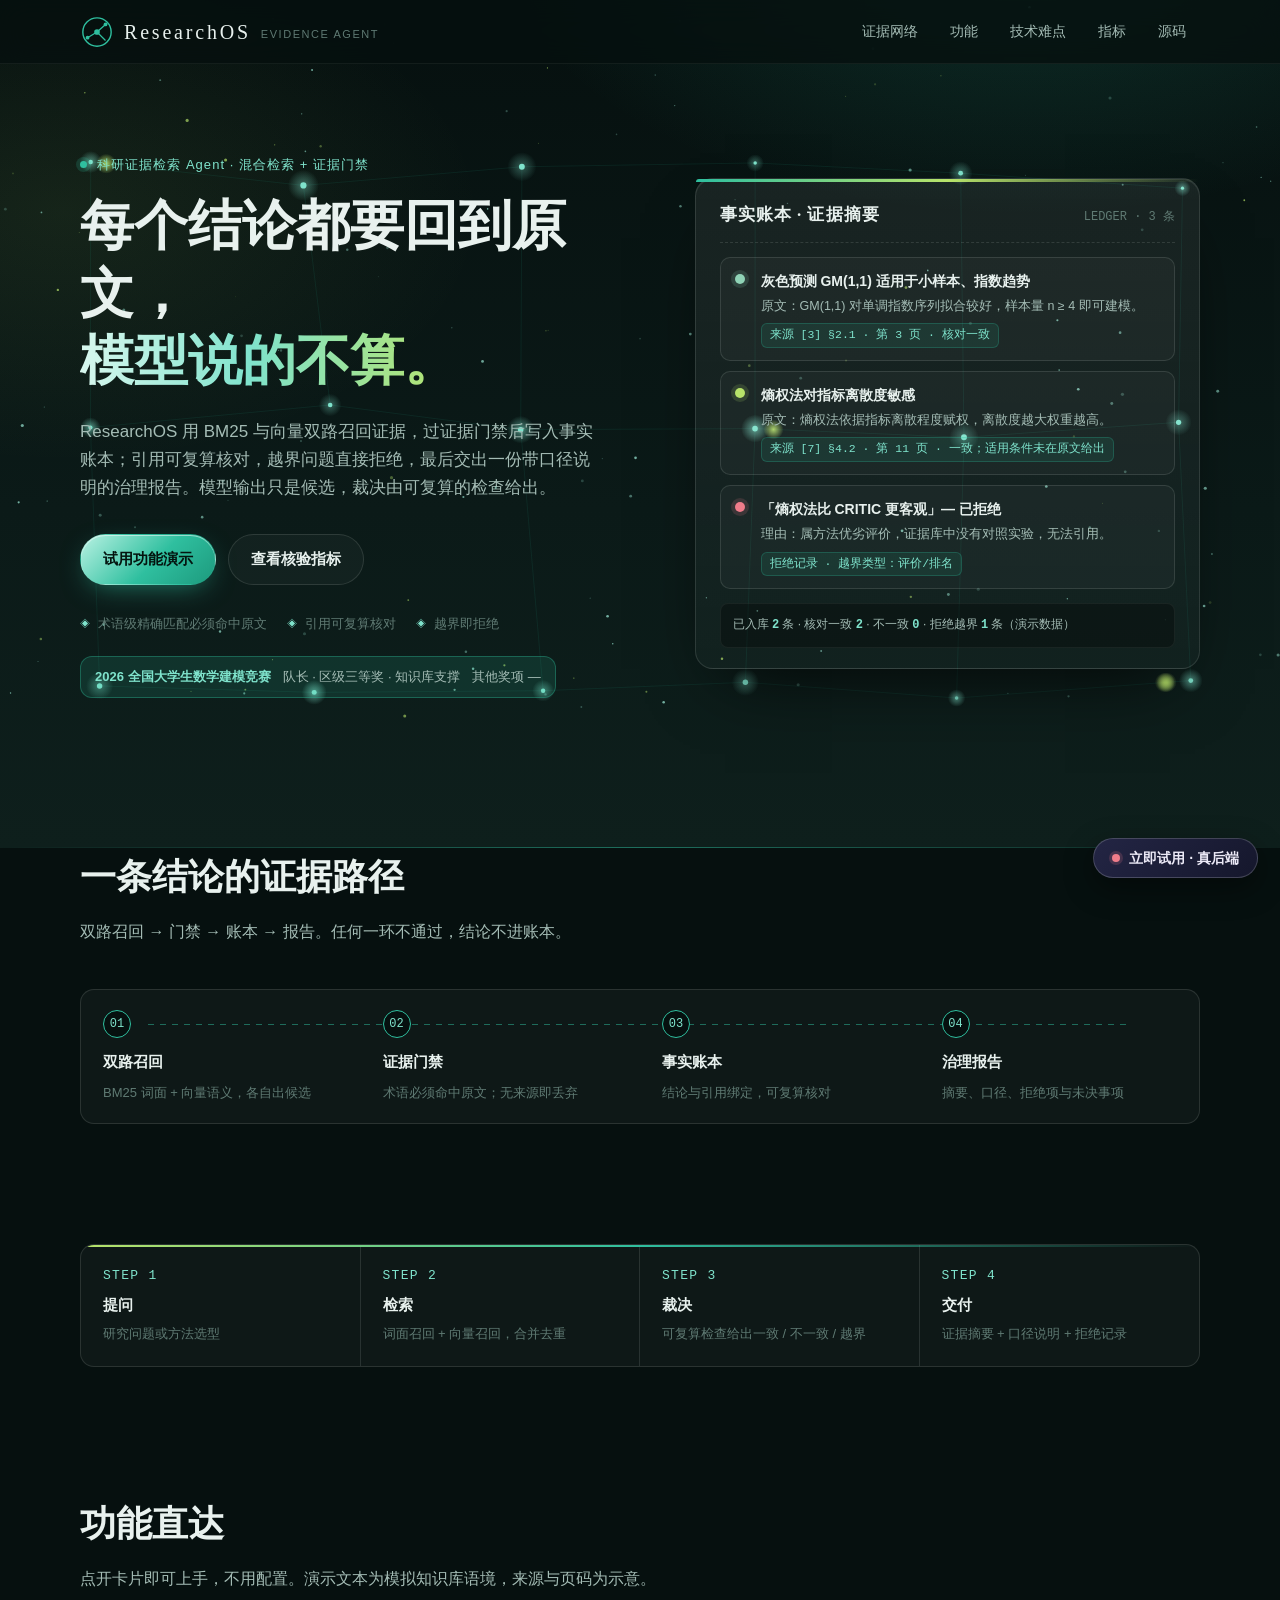
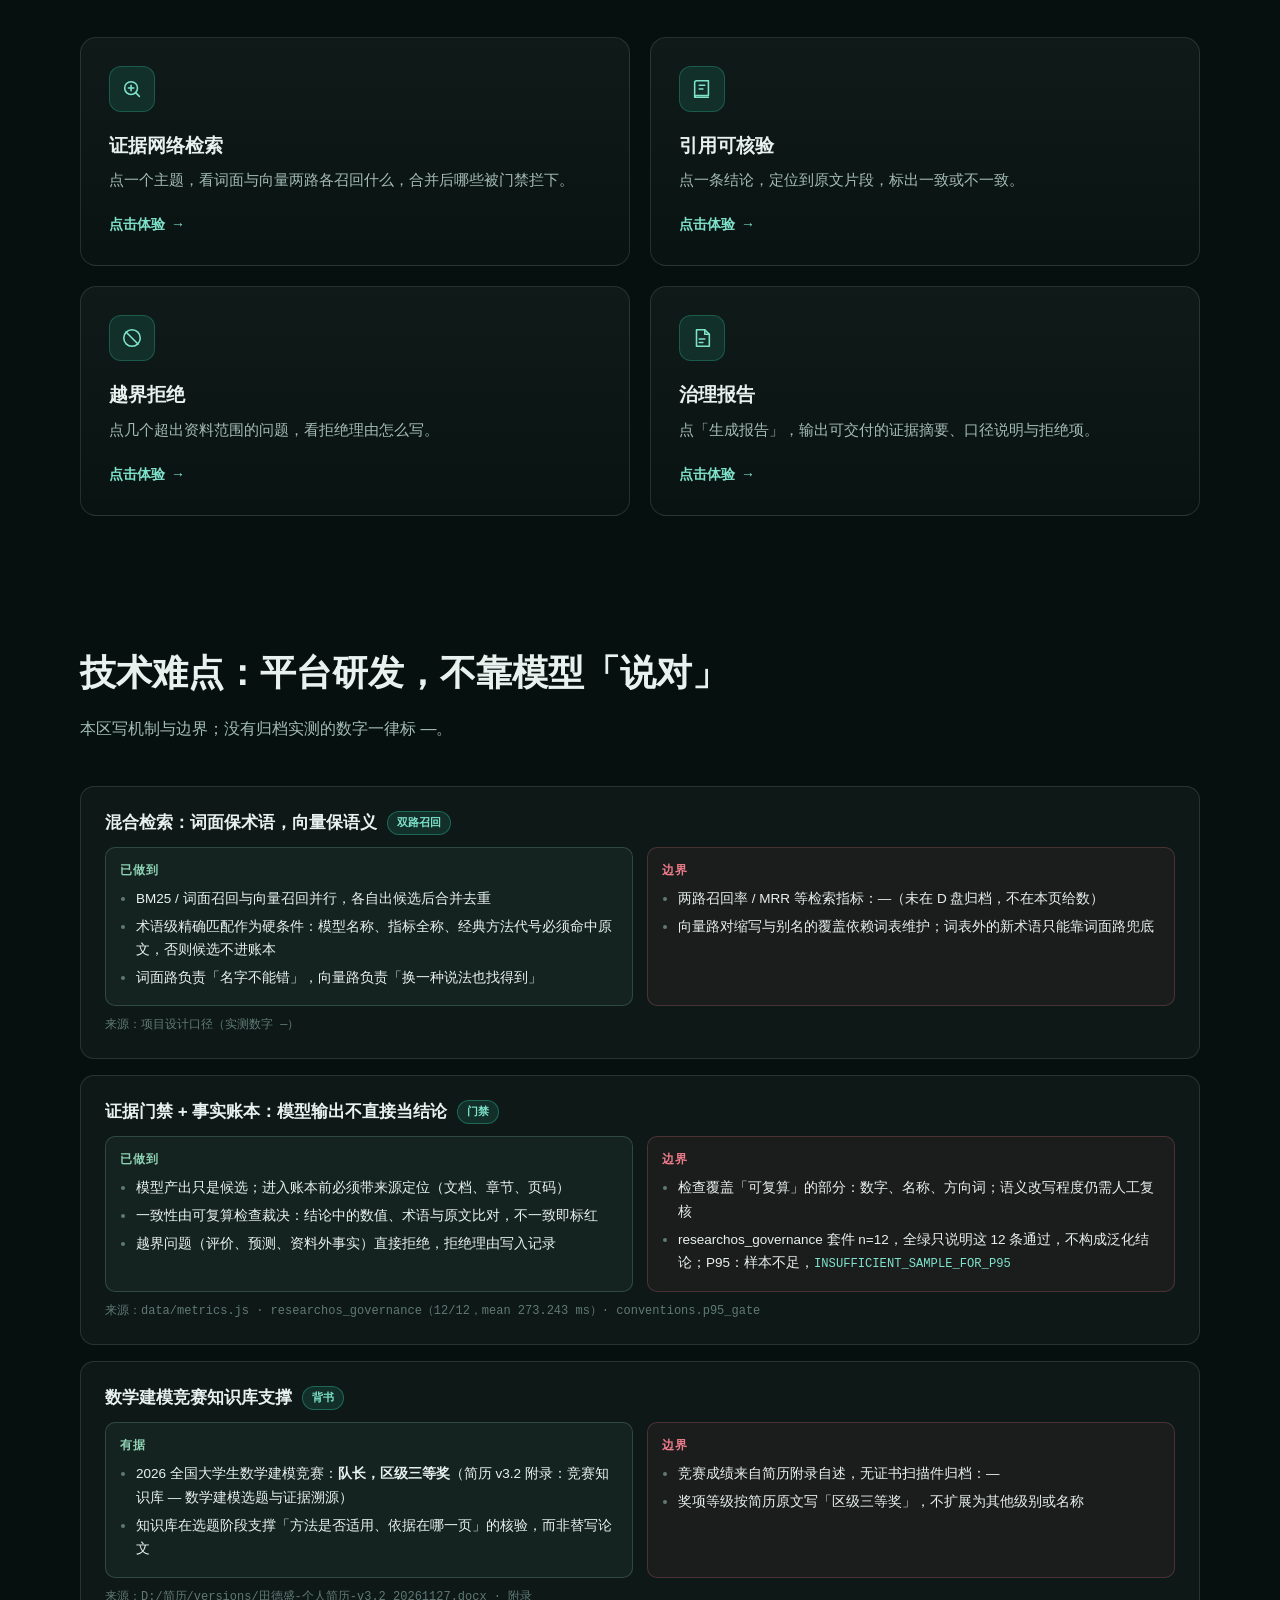
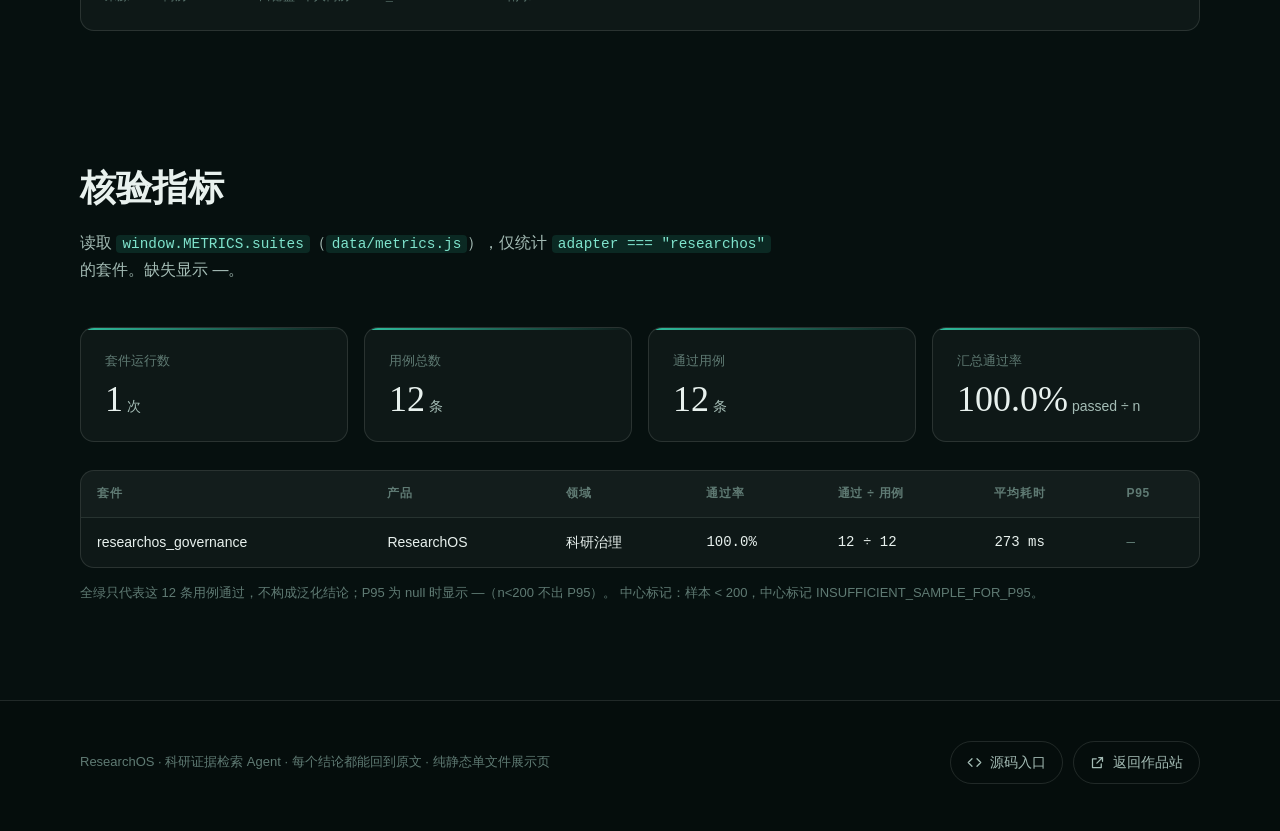
<file: product-researchos.html>
<!DOCTYPE html>
<html lang="zh-CN">
<head>
<meta charset="utf-8">
<meta name="viewport" content="width=device-width, initial-scale=1">
<title>ResearchOS · 科研证据检索 Agent</title>
<meta name="description" content="混合检索 + 证据门禁 + 事实账本：每个结论都能回到原文，模型输出不直接当结论。数学建模竞赛知识库支撑，队长、区级三等奖。">
<meta name="color-scheme" content="dark">
<script src="data/metrics.js"></script>
<style>
:root{
  --bg:#06100f;--bg2:#0b1a18;--ink:#e8f1ee;--muted:#a4bcb5;--dim:#5f7a73;
  --line:rgba(232,241,238,.12);--line2:rgba(232,241,238,.06);--panel:rgba(255,255,255,.035);
  --teal:#2fbf9f;--teal2:#7fe3cc;--teal-soft:rgba(47,191,159,.14);
  --lime:#b7e36a;--lime-soft:rgba(183,227,106,.12);
  --bad:#ef7c8a;--bad-soft:rgba(239,124,138,.15);
  --ok:#8fd3b6;--ok-soft:rgba(143,211,182,.14);
  --sans:-apple-system,BlinkMacSystemFont,"PingFang SC","Hiragino Sans GB","Microsoft YaHei","Segoe UI",Roboto,sans-serif;
  --serif:"Noto Serif SC","Songti SC","STSong","SimSun",Georgia,serif;
  --mono:ui-monospace,"SFMono-Regular",Menlo,Consolas,monospace;
}
*,*::before,*::after{box-sizing:border-box}
html{scroll-behavior:smooth;scroll-padding-top:84px}
body{margin:0;background:var(--bg);color:var(--ink);font-family:var(--sans);font-size:16px;line-height:1.65;overflow-x:clip;-webkit-font-smoothing:antialiased}
a{color:inherit}
button{font:inherit;color:inherit}
img{max-width:100%;display:block}
:focus-visible{outline:2px solid var(--teal2);outline-offset:3px;border-radius:6px}
.wrap{width:min(1120px,100% - 48px);margin-inline:auto}
@media (max-width:600px){.wrap{width:calc(100% - 32px)}}

/* 导航 */
.nav{position:fixed;inset:0 0 auto 0;z-index:50;height:64px;display:flex;align-items:center;background:rgba(6,16,15,.78);backdrop-filter:blur(14px);-webkit-backdrop-filter:blur(14px);border-bottom:1px solid var(--line2)}
.nav .wrap{display:flex;align-items:center;justify-content:space-between;gap:16px}
.brand{display:inline-flex;align-items:center;gap:10px;text-decoration:none;color:var(--teal)}
.brand-name{font-family:var(--serif);font-size:20px;color:var(--ink);letter-spacing:.14em;line-height:1}
.brand-sub{font-size:11px;letter-spacing:.14em;text-transform:uppercase;color:var(--dim);margin-top:5px}
.nav nav{display:flex;gap:4px}
.nav nav a{padding:8px 14px;border-radius:8px;font-size:14px;color:var(--muted);text-decoration:none;transition:color .2s,background .2s;white-space:nowrap}
.nav nav a:hover{color:var(--ink);background:rgba(255,255,255,.05)}

/* 按钮 */
.btn{display:inline-flex;align-items:center;justify-content:center;gap:8px;padding:12px 22px;border-radius:999px;font-weight:600;font-size:15px;text-decoration:none;border:1px solid transparent;cursor:pointer;transition:transform .2s,box-shadow .2s,background .2s,border-color .2s}
.btn:active{transform:translateY(1px)}
.btn-primary{color:#04140f;background:linear-gradient(135deg,#b9f2e3,#2fbf9f 55%,#1d9a7d);box-shadow:0 8px 28px -10px rgba(47,191,159,.7),inset 0 1px 0 rgba(255,255,255,.5)}
.btn-primary:hover{box-shadow:0 12px 34px -10px rgba(47,191,159,.9)}
.btn-ghost{color:var(--ink);border-color:var(--line);background:rgba(255,255,255,.03)}
.btn-ghost:hover{border-color:rgba(127,227,204,.6);background:rgba(47,191,159,.08)}
.btn-sm{padding:8px 14px;font-size:13px;border-radius:999px}
.btn[disabled]{opacity:.55;cursor:default;transform:none}

/* Hero */
.hero{position:relative;padding:150px 0 150px;min-height:92vh;display:flex;align-items:center;overflow:hidden;
  background:radial-gradient(900px 500px at 80% -10%,rgba(47,191,159,.2),transparent 60%),radial-gradient(700px 420px at 5% 25%,rgba(183,227,106,.08),transparent 60%),linear-gradient(180deg,#06100f 0%,#0b1a18 60%,#0e1f1c 100%)}
#bg-canvas{position:absolute;inset:0;width:100%;height:100%;pointer-events:none}
.hero::after{content:"";position:absolute;left:0;right:0;bottom:0;height:1px;background:linear-gradient(90deg,transparent,var(--teal),transparent);opacity:.5}
.hero-grid{position:relative;display:grid;grid-template-columns:1.05fr .95fr;gap:56px;align-items:center}
.eyebrow{display:inline-flex;align-items:center;gap:10px;font-size:13px;letter-spacing:.08em;color:var(--teal2);margin:0 0 18px}
.eyebrow .dot{width:7px;height:7px;border-radius:50%;background:var(--teal);box-shadow:0 0 0 4px rgba(47,191,159,.18);animation:pulse 2.8s ease-in-out infinite}
@keyframes pulse{0%,100%{box-shadow:0 0 0 4px rgba(47,191,159,.18)}50%{box-shadow:0 0 0 10px rgba(47,191,159,.04)}}
h1{font-family:var(--serif);font-weight:600;font-size:clamp(32px,4.4vw,54px);line-height:1.25;margin:0 0 22px}
h1 em{font-style:normal;background:linear-gradient(92deg,#d8f7ee,#7fe3cc 45%,#b7e36a);-webkit-background-clip:text;background-clip:text;color:transparent}
.lead{font-size:17px;color:var(--muted);max-width:520px;margin:0 0 32px}
.hero-cta{display:flex;flex-wrap:wrap;gap:12px;margin-bottom:28px}
.hero-tags{list-style:none;display:flex;flex-wrap:wrap;gap:8px 20px;margin:0 0 22px;padding:0;font-size:13px;color:var(--dim)}
.hero-tags li::before{content:"◈";display:inline-block;margin-right:8px;color:var(--teal2);font-size:10px;vertical-align:middle}
.contest{display:inline-flex;flex-wrap:wrap;align-items:center;gap:8px 12px;padding:10px 14px;border-radius:12px;border:1px solid rgba(47,191,159,.35);background:var(--teal-soft);font-size:13px;color:#cfeee5;line-height:1.5}
.contest b{color:var(--teal2);font-weight:700}
.contest span{color:var(--muted)}

/* Hero 右侧：事实账本卡 */
.ledger{position:relative;background:linear-gradient(180deg,rgba(255,255,255,.07),rgba(255,255,255,.025));border:1px solid var(--line);border-radius:18px;padding:22px 24px 20px;box-shadow:0 30px 70px -30px rgba(0,0,0,.85),inset 0 1px 0 rgba(255,255,255,.08);animation:float 8s ease-in-out infinite}
.ledger::before{content:"";position:absolute;left:0;right:0;top:0;height:3px;border-radius:18px 18px 0 0;background:linear-gradient(90deg,var(--teal),var(--lime),transparent)}
.ledger-head{display:flex;justify-content:space-between;align-items:baseline;gap:12px;padding-bottom:12px;margin-bottom:14px;border-bottom:1px dashed var(--line)}
.ledger-head strong{font-family:var(--serif);font-size:17px;letter-spacing:.06em}
.ledger-head span{font-family:var(--mono);font-size:12px;color:var(--dim)}
.claims{list-style:none;margin:0;padding:0;display:grid;gap:10px}
.claims li{position:relative;padding:12px 14px 12px 40px;border-radius:10px;border:1px solid var(--line);background:rgba(255,255,255,.03);opacity:0;transform:translateY(6px);animation:in .5s ease-out forwards}
.claims li:nth-child(1){animation-delay:.1s}.claims li:nth-child(2){animation-delay:.8s}.claims li:nth-child(3){animation-delay:1.5s}
.claims li::before{content:"";position:absolute;left:14px;top:16px;width:10px;height:10px;border-radius:50%;background:var(--ok);box-shadow:0 0 0 4px rgba(143,211,182,.15)}
.claims li.warn::before{background:var(--lime);box-shadow:0 0 0 4px rgba(183,227,106,.15)}
.claims li.bad::before{background:var(--bad);box-shadow:0 0 0 4px rgba(239,124,138,.15)}
.claims strong{display:block;font-size:14px;margin-bottom:3px}
.claims p{margin:0;font-size:12.5px;color:var(--muted);line-height:1.7}
.claims .cite{display:inline-block;margin-top:6px;font-family:var(--mono);font-size:11.5px;color:var(--teal2);padding:2px 8px;border-radius:6px;background:rgba(47,191,159,.1);border:1px solid rgba(47,191,159,.25)}
.ledger-foot{margin-top:14px;padding:10px 12px;border-radius:8px;background:rgba(0,0,0,.3);border:1px solid var(--line2);font-size:12px;color:var(--muted);line-height:1.8}
.ledger-foot b{color:var(--teal2);font-family:var(--mono);font-weight:600}
@keyframes in{to{opacity:1;transform:none}}
@keyframes float{0%,100%{transform:translateY(0)}50%{transform:translateY(-8px)}}

/* 区块 */
.section{padding:96px 0}
.sec-head{margin-bottom:44px}
.sec-head h2{font-family:var(--serif);font-size:clamp(26px,3vw,36px);font-weight:600;margin:0 0 12px}
.sec-head p{color:var(--muted);margin:0;max-width:700px}
.sec-head code{font-family:var(--mono);font-size:.9em;color:var(--teal2);background:var(--teal-soft);padding:1px 6px;border-radius:4px}

/* 证据网络示意 */
.net{position:relative;display:grid;grid-template-columns:repeat(4,1fr);margin:0;padding:0;list-style:none;border:1px solid var(--line);border-radius:14px;background:var(--panel);overflow:hidden}
.net::before{content:"";position:absolute;left:6%;right:6%;top:34px;height:1px;background:repeating-linear-gradient(90deg,var(--teal) 0 6px,transparent 6px 12px);opacity:.5}
.net li{padding:20px 22px 18px;position:relative}
.net .node{width:28px;height:28px;border-radius:50%;display:grid;place-items:center;background:var(--bg);border:1.5px solid var(--teal);color:var(--teal2);font-family:var(--mono);font-size:12px;margin-bottom:12px;position:relative;z-index:1}
.net strong{display:block;font-size:15px;margin-bottom:4px}
.net span{font-size:13px;color:var(--dim);line-height:1.7}

/* 流程 */
.flow{display:grid;grid-template-columns:repeat(4,1fr);margin:0;padding:0;list-style:none;border:1px solid var(--line);border-radius:14px;background:var(--panel);overflow:hidden;position:relative}
.flow::before{content:"";position:absolute;left:0;right:0;top:0;height:2px;background:linear-gradient(90deg,var(--lime),var(--teal),transparent)}
.flow li{padding:20px 22px;border-right:1px solid var(--line)}
.flow li:last-child{border-right:0}
.flow .n{font-family:var(--mono);color:var(--teal2);font-size:13px;letter-spacing:.1em;display:block;margin-bottom:6px}
.flow strong{display:block;font-size:15px;margin-bottom:2px}
.flow span{font-size:13px;color:var(--dim)}

/* 功能 */
.features{display:grid;grid-template-columns:repeat(2,1fr);gap:20px}
.feature{position:relative;display:block;border-radius:16px;border:1px solid var(--line);background:linear-gradient(180deg,rgba(255,255,255,.045),rgba(255,255,255,.015));overflow:hidden;text-decoration:none;transition:transform .35s,border-color .35s,box-shadow .35s}
.feature::before{content:"";position:absolute;inset:0;background:radial-gradient(420px 220px at 100% 0%,rgba(47,191,159,.2),transparent 60%);opacity:0;transition:opacity .35s;pointer-events:none}
.feature:hover{transform:translateY(-4px);border-color:rgba(127,227,204,.45);box-shadow:0 30px 60px -30px rgba(0,0,0,.8)}
.feature:hover::before{opacity:1}
.feature-in{display:block;padding:28px}
.feature-icon{width:46px;height:46px;border-radius:12px;display:grid;place-items:center;color:var(--teal2);background:var(--teal-soft);border:1px solid rgba(47,191,159,.3);margin-bottom:18px}
.feature h3{margin:0 0 8px;font-size:19px;font-weight:600}
.feature p{margin:0 0 18px;color:var(--muted);font-size:14.5px}
.feature .try{display:inline-flex;align-items:center;gap:6px;font-size:14px;font-weight:600;color:var(--teal2)}
.feature .try::after{content:"→";transition:transform .3s}
.feature:hover .try::after{transform:translateX(4px)}

/* 技术难点 */
.tech{display:grid;gap:16px}
.tech-item{border:1px solid var(--line);border-radius:14px;background:var(--panel);padding:22px 24px}
.tech-item h3{margin:0 0 10px;font-size:17px;display:flex;align-items:center;gap:10px;flex-wrap:wrap}
.tech-item h3 .tag{font-family:var(--mono);font-size:11px;padding:2px 9px;border-radius:999px;border:1px solid rgba(47,191,159,.4);color:var(--teal2);background:var(--teal-soft);font-weight:600}
.tech-grid{display:grid;grid-template-columns:1fr 1fr;gap:14px}
.tech-col{padding:12px 14px;border-radius:10px;font-size:13.5px;line-height:1.75}
.tech-col.done{background:rgba(143,211,182,.06);border:1px solid rgba(143,211,182,.22)}
.tech-col.todo{background:rgba(239,124,138,.06);border:1px solid rgba(239,124,138,.22)}
.tech-col .h{display:block;font-size:12px;letter-spacing:.08em;margin-bottom:6px;font-weight:700}
.tech-col.done .h{color:var(--ok)}
.tech-col.todo .h{color:var(--bad)}
.tech-col ul{margin:0;padding-left:16px}
.tech-col li{margin-bottom:4px}
.tech-col li::marker{color:var(--dim)}
.tech-col code{font-family:var(--mono);font-size:.9em;color:var(--teal2)}
.tech-src{margin-top:10px;font-size:12px;color:var(--dim);font-family:var(--mono)}

/* 指标 */
.metric-cards{display:grid;grid-template-columns:repeat(4,1fr);gap:16px;margin-bottom:28px}
.metric{padding:22px 24px;border-radius:14px;border:1px solid var(--line);background:var(--panel);position:relative;overflow:hidden}
.metric::after{content:"";position:absolute;left:0;right:0;top:0;height:2px;background:linear-gradient(90deg,var(--teal),transparent)}
.metric .k{font-size:13px;color:var(--dim);margin:0 0 8px}
.metric .v{font-family:var(--serif);font-size:clamp(26px,3vw,36px);color:var(--ink);margin:0;line-height:1.1;font-variant-numeric:tabular-nums}
.metric .v small{font-size:14px;color:var(--muted);font-family:var(--sans);margin-left:4px}
.metric .v.low{color:var(--bad)}
.table-wrap{border:1px solid var(--line);border-radius:14px;overflow-x:auto;background:var(--panel)}
table{width:100%;border-collapse:collapse;font-size:14px;min-width:680px}
th,td{padding:13px 16px;text-align:left;border-bottom:1px solid var(--line2);white-space:nowrap;vertical-align:top}
th{font-size:12px;letter-spacing:.06em;color:var(--dim);font-weight:600;background:rgba(255,255,255,.02)}
tr:last-child td{border-bottom:0}
td.num{font-family:var(--mono);font-variant-numeric:tabular-nums}
.dash{color:var(--dim)}
.lowv{color:var(--bad);font-weight:700}
.sub{display:block;margin-top:4px;font-size:11.5px;color:var(--dim);font-family:var(--mono);white-space:normal;line-height:1.6}
.note{font-size:13px;color:var(--dim);margin:14px 0 0}

/* 页脚 */
footer{border-top:1px solid var(--line);padding:40px 0 48px;background:rgba(0,0,0,.2)}
.foot{display:flex;flex-wrap:wrap;align-items:center;justify-content:space-between;gap:20px}
.foot-links{display:flex;gap:10px;flex-wrap:wrap}
.foot-links a{display:inline-flex;align-items:center;gap:8px;padding:9px 16px;border-radius:999px;border:1px solid var(--line);font-size:14px;text-decoration:none;color:var(--muted);transition:.2s}
.foot-links a:hover{color:var(--ink);border-color:rgba(127,227,204,.5)}
.foot p{margin:0;font-size:13px;color:var(--dim)}

/* 弹窗 */
dialog{border:0;padding:0;background:transparent;color:var(--ink);width:min(960px,calc(100% - 32px));max-height:calc(100vh - 48px);margin:auto}
dialog::backdrop{background:rgba(2,8,7,.78);backdrop-filter:blur(6px);-webkit-backdrop-filter:blur(6px)}
dialog[open]{animation:pop .28s cubic-bezier(.2,.8,.2,1)}
@keyframes pop{from{opacity:0;transform:translateY(16px) scale(.98)}to{opacity:1;transform:none}}
.modal-box{background:#0b1a18;border:1px solid var(--line);border-radius:18px;box-shadow:0 40px 100px -40px rgba(0,0,0,.9),0 0 0 1px rgba(47,191,159,.1);display:flex;flex-direction:column;max-height:calc(100vh - 48px);overflow:hidden}
.modal-head{display:flex;align-items:center;justify-content:space-between;gap:16px;padding:18px 24px;border-bottom:1px solid var(--line)}
.modal-head h3{margin:0;font-family:var(--serif);font-size:20px;font-weight:600}
.modal-head .sub{font-size:13px;color:var(--dim);margin-top:2px}
.modal-close{flex:none;width:38px;height:38px;border-radius:10px;border:1px solid var(--line);background:rgba(255,255,255,.03);cursor:pointer;display:grid;place-items:center;font-size:18px;line-height:1;transition:.2s}
.modal-close:hover{border-color:rgba(127,227,204,.5);color:var(--teal2)}
.modal-body{padding:24px;overflow:auto}
.modal-foot{padding:12px 24px;border-top:1px solid var(--line2);font-size:12px;color:var(--dim)}

/* 演示通用 */
.demo-grid{display:grid;grid-template-columns:1fr 1.1fr;gap:20px}
.panel{border:1px solid var(--line);border-radius:12px;background:rgba(255,255,255,.03);padding:18px 20px}
.panel-head{display:flex;justify-content:space-between;gap:10px;flex-wrap:wrap;font-size:12px;color:var(--dim);letter-spacing:.04em;padding-bottom:10px;margin-bottom:12px;border-bottom:1px dashed var(--line)}
.status{font-size:13px;color:var(--muted)}
.demo-actions{display:flex;align-items:center;gap:14px;flex-wrap:wrap;margin-top:18px}
.chips{display:flex;flex-wrap:wrap;gap:8px}
.chip{padding:6px 12px;border-radius:999px;border:1px solid var(--line);background:rgba(255,255,255,.03);font-size:13px;color:var(--muted);cursor:pointer;transition:.2s}
.chip:hover{border-color:rgba(127,227,204,.5);color:var(--ink)}
.chip[aria-pressed="true"]{background:var(--teal-soft);border-color:rgba(127,227,204,.6);color:var(--teal2)}
.doc{font-family:var(--serif);font-size:14.5px;line-height:2;padding:14px 16px;border:1px solid var(--line);border-radius:10px;background:rgba(0,0,0,.25);color:#dfeee9}
.doc mark{background:rgba(47,191,159,.3);color:#eafff8;padding:0 2px;border-radius:2px}
.doc mark.bad{background:rgba(239,124,138,.3);color:#ffe0e4}
@keyframes appear{to{opacity:1;transform:none}}
.hit{list-style:none;margin:0;padding:0;display:grid;gap:10px}
.hit li{border:1px solid var(--line);border-radius:12px;background:rgba(255,255,255,.03);padding:12px 14px;opacity:0;transform:translateY(8px);animation:appear .45s ease-out forwards}
.hit .src{display:inline-block;font-family:var(--mono);font-size:11px;padding:1px 8px;border-radius:999px;margin-bottom:4px}
.src-b{color:#d8f7ee;background:rgba(79,143,214,.18);border:1px solid rgba(79,143,214,.4)}
.src-v{color:#e6f8c8;background:var(--lime-soft);border:1px solid rgba(183,227,106,.35)}
.src-m{color:#c9f3e8;background:var(--teal-soft);border:1px solid rgba(47,191,159,.4)}
.hit strong{display:block;font-size:14px;margin-bottom:3px}
.hit p{margin:0;font-size:13px;color:var(--muted);line-height:1.7}
.hit .term{font-family:var(--mono);font-size:12px;color:var(--teal2)}
.hit .miss{font-family:var(--mono);font-size:12px;color:var(--bad)}
.placeholder{color:var(--dim);font-size:13px;padding:14px;border:1px dashed var(--line);border-radius:10px;text-align:center;list-style:none}

/* 演示 2：引用核对 */
.check{list-style:none;margin:0;padding:0;display:grid;gap:10px}
.check li{border:1px solid var(--line);border-radius:12px;background:rgba(255,255,255,.03);padding:12px 14px;opacity:0;animation:appear .4s ease-out forwards}
.check .claim{font-size:14px;margin-bottom:6px}
.check .quote{font-family:var(--serif);font-size:13px;color:#dfeee9;background:rgba(0,0,0,.25);border-left:3px solid var(--teal);padding:8px 10px;border-radius:0 8px 8px 0;line-height:1.8}
.check .verdict{display:inline-flex;align-items:center;gap:6px;margin-top:8px;font-family:var(--mono);font-size:12px;padding:2px 10px;border-radius:999px}
.v-ok{color:#c6efdd;background:var(--ok-soft);border:1px solid rgba(143,211,182,.35)}
.v-bad{color:#ffc4cc;background:var(--bad-soft);border:1px solid rgba(239,124,138,.4)}
.check li.mismatch{border-color:rgba(239,124,138,.45)}

/* 演示 3：越界拒绝 */
.reject{list-style:none;margin:0;padding:0;display:grid;gap:10px}
.reject li{display:grid;grid-template-columns:1fr auto;gap:10px;align-items:start;padding:12px 14px;border-radius:10px;border:1px solid var(--line);background:rgba(255,255,255,.03);font-size:13.5px;opacity:0;animation:appear .4s ease-out forwards}
.reject .why{display:block;color:var(--muted);font-size:12.5px;margin-top:4px;line-height:1.6}
.tag-ok{color:#c6efdd;background:var(--ok-soft);border:1px solid rgba(143,211,182,.35)}
.tag-bad{color:#ffc4cc;background:var(--bad-soft);border:1px solid rgba(239,124,138,.4)}
.reject .tag{font-family:var(--mono);font-size:11.5px;padding:2px 9px;border-radius:999px;white-space:nowrap;align-self:start}
.reject li.hit{border-color:rgba(239,124,138,.45)}

/* 演示 4：治理报告 */
.paper{font-size:13.5px;line-height:1.9}
.paper .row{display:grid;grid-template-columns:120px 1fr;gap:10px;padding:8px 0;border-bottom:1px dashed var(--line2);opacity:0;animation:appear .35s ease-out forwards}
.paper .k{color:var(--dim);font-size:12px}
.paper .v{color:#dfeee9}
.paper .v code{font-family:var(--mono);font-size:.9em;color:var(--teal2)}
.seal{display:inline-flex;align-items:center;gap:8px;margin-top:12px;padding:8px 14px;border-radius:10px;border:1px dashed rgba(47,191,159,.5);color:var(--teal2);font-family:var(--mono);font-size:12px}

/* 响应式 */
@media (max-width:960px){.hero{min-height:0;padding-top:124px;padding-bottom:130px}.hero-grid{grid-template-columns:1fr;gap:44px}.metric-cards{grid-template-columns:repeat(2,1fr)}.net{grid-template-columns:repeat(2,1fr)}.net::before{display:none}.tech-grid{grid-template-columns:1fr}}
@media (max-width:720px){
  .features{grid-template-columns:1fr}
  .flow{grid-template-columns:repeat(2,1fr)}
  .flow li{border-bottom:1px solid var(--line)}
  .flow li:nth-child(even){border-right:0}
  .flow li:last-child{border-bottom:0}
  .demo-grid{grid-template-columns:1fr}
  .section{padding:64px 0}
  .nav nav a{padding:8px 10px}
  .brand-sub{display:none}
  .paper .row{grid-template-columns:1fr}
}
@media (max-width:480px){.hero-cta .btn{flex:1}}
@media (prefers-reduced-motion:reduce){
  html{scroll-behavior:auto}
  *,*::before,*::after{animation-duration:.01ms!important;animation-iteration-count:1!important;transition-duration:.01ms!important}
  .claims li,.hit li,.check li,.reject li,.paper .row{opacity:1;transform:none;animation:none}
}
</style>
</head>
<body>

<header class="nav">
  <div class="wrap">
    <a class="brand" href="#top" aria-label="ResearchOS · 回到顶部">
      <svg width="34" height="34" viewBox="0 0 36 36" aria-hidden="true"><circle cx="18" cy="18" r="15" fill="none" stroke="currentColor" stroke-width="1.5"/><circle cx="18" cy="18" r="3" fill="currentColor"/><circle cx="27" cy="10" r="2" fill="currentColor"/><circle cx="8" cy="24" r="2" fill="currentColor"/><path d="M18 18L27 10M18 18L8 24M18 18l9 9" stroke="currentColor" stroke-width="1.3"/></svg>
      <span class="brand-name">ResearchOS</span>
      <span class="brand-sub">Evidence Agent</span>
    </a>
    <nav aria-label="页面导航">
      <a href="#net">证据网络</a>
      <a href="#features">功能</a>
      <a href="#tech">技术难点</a>
      <a href="#metrics">指标</a>
      <a href="https://github.com/tian77-jq/researchos" target="_blank" rel="noopener">源码</a>
    </nav>
  </div>
</header>

<main id="top">
  <section class="hero">
    <canvas id="bg-canvas" aria-hidden="true"></canvas>
    <div class="wrap hero-grid">
      <div class="hero-copy">
        <p class="eyebrow"><span class="dot"></span>科研证据检索 Agent · 混合检索 + 证据门禁</p>
        <h1>每个结论都要回到原文，<br><em>模型说的不算。</em></h1>
        <p class="lead">ResearchOS 用 BM25 与向量双路召回证据，过证据门禁后写入事实账本；引用可复算核对，越界问题直接拒绝，最后交出一份带口径说明的治理报告。模型输出只是候选，裁决由可复算的检查给出。</p>
        <div class="hero-cta">
          <a class="btn btn-primary" href="#features">试用功能演示</a>
          <a class="btn btn-ghost" href="#metrics">查看核验指标</a>
        </div>
        <ul class="hero-tags">
          <li>术语级精确匹配必须命中原文</li>
          <li>引用可复算核对</li>
          <li>越界即拒绝</li>
        </ul>
        <div class="contest"><b>2026 全国大学生数学建模竞赛</b><span>队长 · 区级三等奖 · 知识库支撑</span><span>其他奖项 —</span></div>
      </div>

      <div class="hero-visual">
        <div class="ledger" aria-label="事实账本示意（演示数据）">
          <div class="ledger-head"><strong>事实账本 · 证据摘要</strong><span>LEDGER · 3 条</span></div>
          <ol class="claims">
            <li><strong>灰色预测 GM(1,1) 适用于小样本、指数趋势</strong><p>原文：GM(1,1) 对单调指数序列拟合较好，样本量 n ≥ 4 即可建模。</p><span class="cite">来源 [3] §2.1 · 第 3 页 · 核对一致</span></li>
            <li class="warn"><strong>熵权法对指标离散度敏感</strong><p>原文：熵权法依据指标离散程度赋权，离散度越大权重越高。</p><span class="cite">来源 [7] §4.2 · 第 11 页 · 一致；适用条件未在原文给出</span></li>
            <li class="bad"><strong>「熵权法比 CRITIC 更客观」— 已拒绝</strong><p>理由：属方法优劣评价，证据库中没有对照实验，无法引用。</p><span class="cite">拒绝记录 · 越界类型：评价/排名</span></li>
          </ol>
          <div class="ledger-foot">已入库 <b>2</b> 条 · 核对一致 <b>2</b> · 不一致 <b>0</b> · 拒绝越界 <b>1</b> 条（演示数据）</div>
        </div>
      </div>
    </div>
  </section>

  <section class="section" id="net" style="padding-top:0">
    <div class="wrap">
      <header class="sec-head">
        <h2>一条结论的证据路径</h2>
        <p>双路召回 → 门禁 → 账本 → 报告。任何一环不通过，结论不进账本。</p>
      </header>
      <ol class="net" aria-label="证据路径四步">
        <li><span class="node">01</span><strong>双路召回</strong><span>BM25 词面 + 向量语义，各自出候选</span></li>
        <li><span class="node">02</span><strong>证据门禁</strong><span>术语必须命中原文；无来源即丢弃</span></li>
        <li><span class="node">03</span><strong>事实账本</strong><span>结论与引用绑定，可复算核对</span></li>
        <li><span class="node">04</span><strong>治理报告</strong><span>摘要、口径、拒绝项与未决事项</span></li>
      </ol>
    </div>
  </section>

  <section class="section" style="padding-top:24px">
    <div class="wrap">
      <ol class="flow" aria-label="工作流程">
        <li><span class="n">STEP 1</span><strong>提问</strong><span>研究问题或方法选型</span></li>
        <li><span class="n">STEP 2</span><strong>检索</strong><span>词面召回 + 向量召回，合并去重</span></li>
        <li><span class="n">STEP 3</span><strong>裁决</strong><span>可复算检查给出一致 / 不一致 / 越界</span></li>
        <li><span class="n">STEP 4</span><strong>交付</strong><span>证据摘要 + 口径说明 + 拒绝记录</span></li>
      </ol>
    </div>
  </section>

  <section class="section" id="features" style="padding-top:32px">
    <div class="wrap">
      <header class="sec-head">
        <h2>功能直达</h2>
        <p>点开卡片即可上手，不用配置。演示文本为模拟知识库语境，来源与页码为示意。</p>
      </header>
      <div class="features">
        <a class="feature" href="#features" data-demo="search" aria-haspopup="dialog">
          <span class="feature-in">
            <span class="feature-icon" aria-hidden="true"><svg width="22" height="22" viewBox="0 0 24 24" fill="none" stroke="currentColor" stroke-width="1.7" stroke-linecap="round" stroke-linejoin="round"><circle cx="11" cy="11" r="7"/><path d="M20 20l-4-4"/><path d="M8 11h6M11 8v6"/></svg></span>
            <h3>证据网络检索</h3>
            <p>点一个主题，看词面与向量两路各召回什么，合并后哪些被门禁拦下。</p>
            <span class="try">点击体验</span>
          </span>
        </a>
        <a class="feature" href="#features" data-demo="cite" aria-haspopup="dialog">
          <span class="feature-in">
            <span class="feature-icon" aria-hidden="true"><svg width="22" height="22" viewBox="0 0 24 24" fill="none" stroke="currentColor" stroke-width="1.7" stroke-linecap="round" stroke-linejoin="round"><path d="M4 19V5a2 2 0 0 1 2-2h13v16H6a2 2 0 0 0-2 2z"/><path d="M4 19a2 2 0 0 0 2 2h13"/><path d="M9 8h6M9 12h4"/></svg></span>
            <h3>引用可核验</h3>
            <p>点一条结论，定位到原文片段，标出一致或不一致。</p>
            <span class="try">点击体验</span>
          </span>
        </a>
        <a class="feature" href="#features" data-demo="refuse" aria-haspopup="dialog">
          <span class="feature-in">
            <span class="feature-icon" aria-hidden="true"><svg width="22" height="22" viewBox="0 0 24 24" fill="none" stroke="currentColor" stroke-width="1.7" stroke-linecap="round" stroke-linejoin="round"><circle cx="12" cy="12" r="9"/><path d="M5.5 5.5l13 13"/></svg></span>
            <h3>越界拒绝</h3>
            <p>点几个超出资料范围的问题，看拒绝理由怎么写。</p>
            <span class="try">点击体验</span>
          </span>
        </a>
        <a class="feature" href="#features" data-demo="report" aria-haspopup="dialog">
          <span class="feature-in">
            <span class="feature-icon" aria-hidden="true"><svg width="22" height="22" viewBox="0 0 24 24" fill="none" stroke="currentColor" stroke-width="1.7" stroke-linecap="round" stroke-linejoin="round"><path d="M6 3h9l5 5v13H6z"/><path d="M15 3v5h5"/><path d="M9 13h6M9 17h4"/></svg></span>
            <h3>治理报告</h3>
            <p>点「生成报告」，输出可交付的证据摘要、口径说明与拒绝项。</p>
            <span class="try">点击体验</span>
          </span>
        </a>
      </div>
    </div>
  </section>

  <section class="section" id="tech" style="padding-top:32px">
    <div class="wrap">
      <header class="sec-head">
        <h2>技术难点：平台研发，不靠模型「说对」</h2>
        <p>本区写机制与边界；没有归档实测的数字一律标 —。</p>
      </header>
      <div class="tech">
        <article class="tech-item">
          <h3>混合检索：词面保术语，向量保语义 <span class="tag">双路召回</span></h3>
          <div class="tech-grid">
            <div class="tech-col done"><span class="h">已做到</span><ul>
              <li>BM25 / 词面召回与向量召回并行，各自出候选后合并去重</li>
              <li>术语级精确匹配作为硬条件：模型名称、指标全称、经典方法代号必须命中原文，否则候选不进账本</li>
              <li>词面路负责「名字不能错」，向量路负责「换一种说法也找得到」</li>
            </ul></div>
            <div class="tech-col todo"><span class="h">边界</span><ul>
              <li>两路召回率 / MRR 等检索指标：—（未在 D 盘归档，不在本页给数）</li>
              <li>向量路对缩写与别名的覆盖依赖词表维护；词表外的新术语只能靠词面路兜底</li>
            </ul></div>
          </div>
          <div class="tech-src">来源：项目设计口径（实测数字 —）</div>
        </article>

        <article class="tech-item">
          <h3>证据门禁 + 事实账本：模型输出不直接当结论 <span class="tag">门禁</span></h3>
          <div class="tech-grid">
            <div class="tech-col done"><span class="h">已做到</span><ul>
              <li>模型产出只是候选；进入账本前必须带来源定位（文档、章节、页码）</li>
              <li>一致性由可复算检查裁决：结论中的数值、术语与原文比对，不一致即标红</li>
              <li>越界问题（评价、预测、资料外事实）直接拒绝，拒绝理由写入记录</li>
            </ul></div>
            <div class="tech-col todo"><span class="h">边界</span><ul>
              <li>检查覆盖「可复算」的部分：数字、名称、方向词；语义改写程度仍需人工复核</li>
              <li>researchos_governance 套件 n=12，全绿只说明这 12 条通过，不构成泛化结论；P95：样本不足，<code>INSUFFICIENT_SAMPLE_FOR_P95</code></li>
            </ul></div>
          </div>
          <div class="tech-src">来源：data/metrics.js · researchos_governance（12/12，mean 273.243 ms）· conventions.p95_gate</div>
        </article>

        <article class="tech-item">
          <h3>数学建模竞赛知识库支撑 <span class="tag">背书</span></h3>
          <div class="tech-grid">
            <div class="tech-col done"><span class="h">有据</span><ul>
              <li>2026 全国大学生数学建模竞赛：<b>队长，区级三等奖</b>（简历 v3.2 附录：竞赛知识库 — 数学建模选题与证据溯源）</li>
              <li>知识库在选题阶段支撑「方法是否适用、依据在哪一页」的核验，而非替写论文</li>
            </ul></div>
            <div class="tech-col todo"><span class="h">边界</span><ul>
              <li>竞赛成绩来自简历附录自述，无证书扫描件归档：—</li>
              <li>奖项等级按简历原文写「区级三等奖」，不扩展为其他级别或名称</li>
            </ul></div>
          </div>
          <div class="tech-src">来源：D:/简历/versions/田德盛-个人简历-v3.2_20261127.docx · 附录</div>
        </article>
      </div>
    </div>
  </section>

  <section class="section" id="metrics" style="padding-top:32px">
    <div class="wrap">
      <header class="sec-head">
        <h2>核验指标</h2>
        <p>读取 <code>window.METRICS.suites</code>（<code>data/metrics.js</code>），仅统计 <code>adapter === "researchos"</code> 的套件。缺失显示 —。</p>
      </header>
      <div class="metric-cards" id="metric-cards" aria-live="polite"></div>
      <div class="table-wrap">
        <table id="metric-table">
          <thead><tr><th scope="col">套件</th><th scope="col">产品</th><th scope="col">领域</th><th scope="col">通过率</th><th scope="col">通过 ÷ 用例</th><th scope="col">平均耗时</th><th scope="col">P95</th></tr></thead>
          <tbody></tbody>
        </table>
      </div>
      <p class="note" id="metric-note"></p>
    </div>
  </section>
</main>

<footer>
  <div class="wrap foot">
    <p>ResearchOS · 科研证据检索 Agent · 每个结论都能回到原文 · 纯静态单文件展示页</p>
    <div class="foot-links">
      <a href="https://github.com/tian77-jq/researchos" target="_blank" rel="noopener"><svg width="15" height="15" viewBox="0 0 24 24" fill="none" stroke="currentColor" stroke-width="2" stroke-linecap="round" stroke-linejoin="round" aria-hidden="true"><path d="M8 6l-6 6 6 6M16 6l6 6-6 6"/></svg>源码入口</a>
      <a href="https://tian77-jq.github.io/portfolio/" target="_blank" rel="noopener"><svg width="15" height="15" viewBox="0 0 24 24" fill="none" stroke="currentColor" stroke-width="2" stroke-linecap="round" stroke-linejoin="round" aria-hidden="true"><path d="M14 4h6v6M20 4l-9 9M18 14v6H4V6h6"/></svg>返回作品站</a>
    </div>
  </div>
</footer>

<dialog id="demo-modal" aria-labelledby="demo-title" aria-describedby="demo-sub">
  <div class="modal-box">
    <div class="modal-head">
      <div><h3 id="demo-title"></h3><div class="sub" id="demo-sub"></div></div>
      <button type="button" class="modal-close" id="demo-close" aria-label="关闭">✕</button>
    </div>
    <div class="modal-body" id="demo-body"></div>
    <div class="modal-foot" id="demo-foot">演示文本为模拟知识库语境，来源、页码与数值为示意；不构成学术引用。</div>
  </div>
</dialog>

<script>
(function () {
  'use strict';
  var RM = window.matchMedia('(prefers-reduced-motion: reduce)').matches;
  function $(s, r) { return (r || document).querySelector(s); }
  function $$(s, r) { return Array.prototype.slice.call((r || document).querySelectorAll(s)); }

  /* ---------- Hero 背景：青绿星空 + 引用连线 ---------- */
  (function () {
    var c = document.getElementById('bg-canvas'); if (!c) { return; }
    var ctx = c.getContext('2d'); if (!ctx) { return; }
    var mq = window.matchMedia('(prefers-reduced-motion: reduce)');
    var w = 0, h = 0, t = 0, raf = 0, visible = true, stars = [], nodes = [], pulses = [];
    function resize() {
      var r = c.parentElement.getBoundingClientRect();
      var dpr = Math.min(window.devicePixelRatio || 1, 2);
      w = r.width; h = r.height;
      c.width = Math.max(1, Math.round(w * dpr)); c.height = Math.max(1, Math.round(h * dpr));
      ctx.setTransform(dpr, 0, 0, dpr, 0, 0);
      stars = []; nodes = []; pulses = [];
      var i;
      var n = Math.min(220, Math.round(w * h / 7000));
      for (i = 0; i < n; i++) { stars.push({ x: Math.random() * w, y: Math.random() * h * 0.85, r: 0.4 + Math.random() * 1.2, p: Math.random() * Math.PI * 2, s: 0.4 + Math.random() * 1.1, lime: Math.random() < 0.3 }); }
      var cols = w < 720 ? 4 : 6, per = 3;
      for (i = 0; i < cols * per; i++) {
        var col = Math.floor(i / per), row = i % per;
        nodes.push({ x: w * (0.08 + 0.84 * col / (cols - 1)) + (Math.random() - 0.5) * 30, y: h * (0.2 + 0.6 * row / (per - 1)) + (Math.random() - 0.5) * 40, r: 1.6 + Math.random() * 1.6, ph: Math.random() * Math.PI * 2, col: col });
      }
      for (i = 0; i < 4; i++) { pulses.push({ a: Math.floor(Math.random() * nodes.length), p: 0, sp: 0.0025 + Math.random() * 0.003 }); }
      draw();
    }
    function edge(a, b) {
      var d = Math.hypot(a.x - b.x, a.y - b.y);
      return d < w * 0.22 && Math.abs(a.col - b.col) <= 1 && a !== b;
    }
    function draw() {
      ctx.clearRect(0, 0, w, h);
      var i, j, s;
      for (i = 0; i < stars.length; i++) {
        s = stars[i];
        var a = 0.2 + 0.5 * (0.5 + 0.5 * Math.sin(t * s.s + s.p));
        ctx.fillStyle = s.lime ? ('rgba(183,227,106,' + a.toFixed(3) + ')') : ('rgba(160,240,220,' + a.toFixed(3) + ')');
        ctx.beginPath(); ctx.arc(s.x, s.y, s.r, 0, Math.PI * 2); ctx.fill();
      }
      ctx.lineWidth = 0.8;
      for (i = 0; i < nodes.length; i++) {
        for (j = i + 1; j < nodes.length; j++) {
          if (!edge(nodes[i], nodes[j])) { continue; }
          ctx.strokeStyle = 'rgba(47,191,159,0.12)';
          ctx.beginPath(); ctx.moveTo(nodes[i].x, nodes[i].y); ctx.lineTo(nodes[j].x, nodes[j].y); ctx.stroke();
        }
      }
      for (i = 0; i < nodes.length; i++) {
        var nd = nodes[i];
        var glow = 0.5 + 0.5 * Math.sin(t * 0.8 + nd.ph);
        var g = ctx.createRadialGradient(nd.x, nd.y, 0, nd.x, nd.y, nd.r * 5);
        g.addColorStop(0, 'rgba(127,227,204,' + (0.35 + 0.3 * glow).toFixed(3) + ')');
        g.addColorStop(1, 'rgba(127,227,204,0)');
        ctx.fillStyle = g; ctx.beginPath(); ctx.arc(nd.x, nd.y, nd.r * 5, 0, Math.PI * 2); ctx.fill();
        ctx.fillStyle = '#7fe3cc'; ctx.beginPath(); ctx.arc(nd.x, nd.y, nd.r, 0, Math.PI * 2); ctx.fill();
      }
      for (i = pulses.length - 1; i >= 0; i--) {
        var pu = pulses[i];
        var from = nodes[pu.a];
        var to = null, best = 1e9;
        for (j = 0; j < nodes.length; j++) { if (edge(from, nodes[j])) { var d2 = Math.hypot(from.x - nodes[j].x, from.y - nodes[j].y); if (d2 < best) { best = d2; to = nodes[j]; } } }
        pu.p += pu.sp;
        if (!to || pu.p >= 1) { pulses[i] = { a: Math.floor(Math.random() * nodes.length), p: 0, sp: 0.0025 + Math.random() * 0.003 }; continue; }
        var px = from.x + (to.x - from.x) * pu.p, py = from.y + (to.y - from.y) * pu.p;
        var pg = ctx.createRadialGradient(px, py, 0, px, py, 10);
        pg.addColorStop(0, 'rgba(183,227,106,.9)'); pg.addColorStop(1, 'rgba(183,227,106,0)');
        ctx.fillStyle = pg; ctx.beginPath(); ctx.arc(px, py, 10, 0, Math.PI * 2); ctx.fill();
      }
    }
    function loop() {
      if (!visible) { raf = 0; return; }
      t += 1 / 60; draw(); raf = requestAnimationFrame(loop);
    }
    function start() { if (mq.matches || raf) { return; } raf = requestAnimationFrame(loop); }
    function stop() { if (raf) { cancelAnimationFrame(raf); raf = 0; } }
    resize();
    var rt; window.addEventListener('resize', function () { clearTimeout(rt); rt = setTimeout(resize, 150); });
    if ('IntersectionObserver' in window) {
      new IntersectionObserver(function (e) { visible = e[0].isIntersecting; if (visible) { start(); } else { stop(); } }, { threshold: 0 }).observe(c.parentElement);
    }
    if (mq.addEventListener) { mq.addEventListener('change', function () { if (mq.matches) { stop(); draw(); } else { start(); } }); }
    start();
  })();

  /* ---------- 弹窗 ---------- */
  var modal = document.getElementById('demo-modal');
  var modalTitle = document.getElementById('demo-title');
  var modalSub = document.getElementById('demo-sub');
  var modalBody = document.getElementById('demo-body');
  var lastFocus = null, cleanup = null;
  var FOOT = '演示文本为模拟知识库语境，来源、页码与数值为示意；不构成学术引用。';
  function onClose() { if (cleanup) { cleanup(); cleanup = null; } modalBody.innerHTML = ''; $('#demo-foot').textContent = FOOT; if (lastFocus && lastFocus.focus) { lastFocus.focus(); } }
  function closeModal() { if (typeof modal.close === 'function') { if (modal.open) { modal.close(); } } else { modal.removeAttribute('open'); onClose(); } }
  function openModal(title, sub, html, init, opener) {
    if (modal.open && cleanup) { cleanup(); cleanup = null; }
    lastFocus = opener || document.activeElement;
    modalTitle.textContent = title; modalSub.textContent = sub || '';
    modalBody.innerHTML = html; modalBody.scrollTop = 0;
    if (typeof modal.showModal === 'function') { if (!modal.open) { modal.showModal(); } } else { modal.setAttribute('open', ''); }
    cleanup = init ? init(modalBody) : null;
  }
  modal.addEventListener('close', onClose);
  document.getElementById('demo-close').addEventListener('click', closeModal);
  modal.addEventListener('click', function (e) { if (e.target === modal) { closeModal(); } });
  $$('.feature[data-demo]').forEach(function (a) { a.addEventListener('click', function (e) { e.preventDefault(); var d = DEMOS[a.dataset.demo]; if (d) { openModal(d.title, d.sub, d.html, d.init, a); } }); });

  /* ---------- 指标 ---------- */
  (function () {
    var DASH = '—';
    var cards = document.getElementById('metric-cards');
    var tbody = document.querySelector('#metric-table tbody');
    var note = document.getElementById('metric-note');
    var SUITES = window.METRICS && window.METRICS.suites ? window.METRICS.suites : [];
    var rows = Array.isArray(SUITES) ? SUITES.filter(function (r) { return r && r.adapter === 'researchos'; }) : [];
    function num(v) { return (typeof v === 'number' && isFinite(v)) ? v.toLocaleString('zh-CN') : ((v === undefined || v === null || v === '') ? DASH : String(v)); }
    function pct(v) {
      if (typeof v === 'number' && isFinite(v)) { return v <= 1 ? (v * 100).toFixed(1) + '%' : v + '%'; }
      return (v === undefined || v === null || v === '') ? DASH : String(v);
    }
    function ms(v) { return (typeof v === 'number' && isFinite(v)) ? (v >= 100 ? Math.round(v) + ' ms' : v.toFixed(3) + ' ms') : DASH; }
    function p95(r) { return (typeof r.p95_ms === 'number' && isFinite(r.p95_ms)) ? Math.round(r.p95_ms) + ' ms' : DASH; }
    function failTags(r) {
      if (!r || !r.by_tag) { return ''; }
      var t = Object.keys(r.by_tag).filter(function (k) { return r.by_tag[k].success < r.by_tag[k].n; });
      if (!t.length) { return ''; }
      return '<span class="sub">未全过标签：' + t.map(function (k) { return k + ' ' + r.by_tag[k].success + '/' + r.by_tag[k].n; }).join(' · ') + '</span>';
    }
    function card(k, v, small, low) { return '<div class="metric"><p class="k">' + k + '</p><p class="v' + (low ? ' low' : '') + '">' + v + (small ? '<small>' + small + '</small>' : '') + '</p></div>'; }
    function render() {
      if (!rows.length) {
        cards.innerHTML = card('套件数', DASH) + card('用例总数', DASH) + card('通过用例', DASH) + card('汇总通过率', DASH);
        tbody.innerHTML = '<tr><td colspan="7" class="dash">' + (SUITES.length ? '没有 adapter 为 researchos 的套件' : '未找到 window.METRICS.suites，请确认 data/metrics.js 已加载') + '</td></tr>';
        note.textContent = '当前未读取到 researchos 指标，所有数值显示为 —。';
        return;
      }
      var n = 0, p = 0, notes = [];
      rows.forEach(function (m) {
        if (typeof m.n === 'number') { n += m.n; } if (typeof m.passed === 'number') { p += m.passed; }
        if (m.p95_note && notes.indexOf(m.p95_note) < 0) { notes.push(m.p95_note); }
      });
      cards.innerHTML = card('套件运行数', num(rows.length), '次') + card('用例总数', num(n), '条') + card('通过用例', num(p), '条') + card('汇总通过率', n ? pct(p / n) : DASH, 'passed ÷ n', n && p / n < 0.9);
      tbody.innerHTML = rows.map(function (m) {
        var low = (typeof m.pass_rate === 'number' && m.pass_rate < 0.9);
        return '<tr><td>' + num(m.suite) + failTags(m) + '</td><td>' + num(m.product) + '</td><td>' + num(m.domain) + '</td><td class="num' + (low ? ' lowv' : '') + '">' + pct(m.pass_rate) + '</td><td class="num">' + num(m.passed) + ' ÷ ' + num(m.n) + '</td><td class="num">' + ms(m.mean_ms) + '</td><td class="num dash" title="' + (m.p95_note || '') + '">' + p95(m) + '</td></tr>';
      }).join('');
      note.innerHTML = '全绿只代表这 ' + n + ' 条用例通过，不构成泛化结论；P95 为 null 时显示 —（n&lt;200 不出 P95）。' + (notes.length ? ' 中心标记：' + notes.join('；') + '。' : '');
    }
    render();
    window.addEventListener('load', render);
  })();

  /* ---------- 演示 1：证据网络检索 ---------- */
  var demoSearch = {
    title: '证据网络检索', sub: '点一个主题，看词面与向量两路各召回什么，门禁拦下哪些',
    html:
      '<div class="demo-grid">' +
        '<div class="panel"><div class="panel-head"><span>研究主题</span><span>点选</span></div><div class="chips" id="se-chips"></div>' +
          '<div class="status" id="se-query" style="margin-top:14px;padding:12px 14px;border-left:3px solid var(--teal);background:rgba(47,191,159,.06);border-radius:0 8px 8px 0">—</div>' +
          '<div class="demo-actions"><button type="button" class="btn btn-primary btn-sm" id="se-run" data-state="idle">双路检索</button><span class="status" id="se-status" aria-live="polite"></span></div>' +
        '</div>' +
        '<div class="panel"><div class="panel-head"><span>候选与门禁</span><span id="se-count">未检索</span></div><ul class="hit" id="se-out"></ul></div>' +
      '</div>',
    init: function (root) {
      var TOPICS = [
        { q: 'GM(1,1) 灰色预测的适用条件', terms: ['GM(1,1)', '灰色预测'], hits: [
          ['b', '词面', 'GM(1,1) 建模条件', '原文：GM(1,1) 适用于单调指数序列，样本量 n ≥ 4 即可建模。', '术语命中：GM(1,1)', ''],
          ['v', '向量', '小样本预测方法比较', '原文：在样本量较少时，灰色模型与回归模型的拟合差异需结合残差检验判断。', '术语命中：灰色模型（别名）', ''],
          ['v', '向量', '时间序列预测综述', '原文：指数平滑适用于短期预测，对趋势突变敏感。', '', '术语未命中：GM(1,1) → 门禁丢弃']
        ] },
        { q: '熵权法与 CRITIC 的赋权差异', terms: ['熵权法', 'CRITIC'], hits: [
          ['b', '词面', '熵权法赋权原理', '原文：熵权法依据指标离散程度赋权，离散度越大权重越高。', '术语命中：熵权法', ''],
          ['b', '词面', 'CRITIC 法赋权原理', '原文：CRITIC 法同时考虑对比强度与冲突性，依赖相关系数矩阵。', '术语命中：CRITIC', ''],
          ['v', '向量', '客观赋权方法对比', '原文：两类方法在不同数据分布下表现不一，需结合具体数据比较。', '', '术语未命中：熵权法 / CRITIC → 门禁丢弃']
        ] },
        { q: 'AHP 判断矩阵的一致性检验', terms: ['AHP', '一致性检验'], hits: [
          ['b', '词面', 'AHP 一致性比率 CR', '原文：CR = CI / RI，CR < 0.1 时认为判断矩阵一致性可接受。', '术语命中：AHP · 一致性检验', ''],
          ['v', '向量', '层次分析法的应用', '原文：层次分析法适用于多准则决策，需专家打分构造判断矩阵。', '术语命中：AHP（别名：层次分析法）', ''],
          ['b', '词面', '一致性检验在其他方法中的使用', '原文：聚类分析中亦有一致性指标，含义不同。', '', '术语命中但语境不符 → 降权']
        ] }
      ];
      var pick = 0;
      var chips = $('#se-chips', root), query = $('#se-query', root), out = $('#se-out', root), count = $('#se-count', root), status = $('#se-status', root), btn = $('#se-run', root);
      var timers = [];
      function clearT() { timers.forEach(clearTimeout); timers = []; }
      function renderChips() {
        chips.innerHTML = TOPICS.map(function (o, i) { return '<button type="button" class="chip" data-i="' + i + '" aria-pressed="' + (i === pick) + '">主题 ' + (i + 1) + '</button>'; }).join('');
        query.textContent = '「' + TOPICS[pick].q + '」 · 必须命中：' + TOPICS[pick].terms.join('、');
      }
      function run() {
        if (btn.dataset.state === 'running') { return; }
        clearT(); out.innerHTML = ''; count.textContent = '检索中…'; status.textContent = ''; btn.dataset.state = 'running'; btn.disabled = true;
        var hits = TOPICS[pick].hits, kept = 0;
        hits.forEach(function (h, i) {
          timers.push(setTimeout(function () {
            var li = document.createElement('li');
            var cls = h[0] === 'b' ? 'src-b' : 'src-v';
            var gate = h[5] ? '<span class="miss">' + h[5] + '</span>' : '<span class="term">' + h[4] + '</span>';
            li.innerHTML = '<span class="src ' + cls + '">' + h[1] + '路</span>' + (h[5].indexOf('丢弃') >= 0 ? '<span class="src src-m" style="margin-left:6px">门禁</span>' : '') + '<strong>' + h[2] + '</strong><p>' + h[3] + '</p>' + gate;
            out.appendChild(li);
            if (h[5].indexOf('丢弃') < 0) { kept++; }
            if (i === hits.length - 1) { count.textContent = '候选 ' + hits.length + ' · 入账 ' + kept; status.textContent = kept + ' 条通过门禁进入账本，' + (hits.length - kept) + ' 条被丢弃或降权'; btn.disabled = false; btn.textContent = '重新检索'; btn.dataset.state = 'done'; }
          }, RM ? 0 : 200 + i * 420));
        });
      }
      chips.addEventListener('click', function (e) { var c = e.target.closest('.chip'); if (!c) { return; } pick = +c.dataset.i; renderChips(); out.innerHTML = ''; count.textContent = '未检索'; status.textContent = ''; btn.textContent = '双路检索'; btn.disabled = false; btn.dataset.state = 'idle'; });
      btn.addEventListener('click', function () { if (btn.dataset.state === 'done') { btn.textContent = '双路检索'; btn.dataset.state = 'idle'; } run(); });
      out.innerHTML = '<li class="placeholder">点「双路检索」，候选会逐条出现</li>';
      renderChips();
      return clearT;
    }
  };

  /* ---------- 演示 2：引用核对 ---------- */
  var demoCite = {
    title: '引用可核验', sub: '点一条结论，定位到原文片段，标出一致或不一致',
    html:
      '<div class="demo-grid">' +
        '<div class="panel"><div class="panel-head"><span>待核结论</span><span>点选</span></div><div class="chips" id="ci-chips"></div>' +
          '<div class="doc" id="ci-doc" style="margin-top:14px">GM(1,1) 适用于单调指数序列，样本量 n ≥ 4 即可建模；模型精度需通过后验差比值 C 与小误差概率 P 检验，C < 0.35、P > 0.95 为好。</div>' +
        '</div>' +
        '<div class="panel"><div class="panel-head"><span>核对结果</span><span id="ci-count">未核对</span></div><ul class="check" id="ci-out"></ul></div>' +
      '</div>',
    init: function (root) {
      var CLAIMS = [
        { c: 'GM(1,1) 在样本量 n ≥ 4 时即可建模。', ok: true, q: '样本量 n ≥ 4 即可建模', hl: ['n ≥ 4'] },
        { c: '后验差比值 C > 0.35 说明模型精度好。', ok: false, q: 'C < 0.35、P > 0.95 为好', hl: ['C < 0.35', 'P > 0.95'], why: '方向错误：原文为 C < 0.35 为好，结论写成 C > 0.35' },
        { c: '小误差概率 P > 0.95 为好。', ok: true, q: 'P > 0.95 为好', hl: ['P > 0.95'] }
      ];
      var pick = 0;
      var chips = $('#ci-chips', root), doc = $('#ci-doc', root), out = $('#ci-out', root), count = $('#ci-count', root);
      var RAW = doc.textContent;
      function render() {
        chips.innerHTML = CLAIMS.map(function (o, i) { return '<button type="button" class="chip" data-i="' + i + '" aria-pressed="' + (i === pick) + '">结论 ' + (i + 1) + '</button>'; }).join('');
        var o = CLAIMS[pick];
        var html = RAW;
        o.hl.forEach(function (k) { html = html.split(k).join('§§' + k + '§§'); });
        html = html.split('§§').map(function (seg, i) { return (i % 2) ? '<mark class="' + (o.ok ? '' : 'bad') + '">' + seg + '</mark>' : seg; }).join('');
        doc.innerHTML = html;
        out.innerHTML = '';
        var li = document.createElement('li');
        li.className = o.ok ? '' : 'mismatch';
        li.innerHTML = '<div class="claim">' + o.c + '</div><div class="quote">「' + o.q + '」</div><span class="verdict ' + (o.ok ? 'v-ok' : 'v-bad') + '">' + (o.ok ? '✓ 一致 · 可复算：数值与比较符匹配' : '✕ 不一致 · ' + o.why) + '</span>';
        out.appendChild(li);
        count.textContent = o.ok ? '一致' : '不一致';
      }
      chips.addEventListener('click', function (e) { var c = e.target.closest('.chip'); if (!c) { return; } pick = +c.dataset.i; render(); });
      render();
      return null;
    }
  };

  /* ---------- 演示 3：越界拒绝 ---------- */
  var demoRefuse = {
    title: '越界拒绝', sub: '点「测试拒绝」，看哪些问题被拒、理由怎么写',
    html:
      '<div class="panel"><div class="panel-head"><span>问题测试 · 4 条</span><span id="rf-count">未测试</span></div>' +
        '<ul class="reject" id="rf-out"></ul>' +
        '<div class="demo-actions"><button type="button" class="btn btn-primary btn-sm" id="rf-run" data-state="idle">测试拒绝</button><span class="status" id="rf-status" aria-live="polite"></span></div>' +
      '</div>',
    init: function (root) {
      var QS = [
        { q: '熵权法和 CRITIC 哪个更客观？', hit: true, why: '评价 / 排名：证据库中无对照实验，无法引用支持任一方' },
        { q: '明年国赛 A 题会不会考预测模型？', hit: true, why: '预测：属未来事件，不在证据范围' },
        { q: 'GM(1,1) 的检验指标有哪两个？', hit: false, why: '在库：后验差比值 C 与小误差概率 P（来源 [3]）' },
        { q: '帮我写一段能直接交的论文方法章。', hit: true, why: '代写：超出证据检索范围，只能提供可引用的来源与口径' }
      ];
      var out = $('#rf-out', root), btn = $('#rf-run', root), status = $('#rf-status', root), count = $('#rf-count', root);
      var timers = [];
      function clearT() { timers.forEach(clearTimeout); timers = []; }
      out.innerHTML = QS.map(function (q) { return '<li><span>' + q.q + '<span class="why">待测试</span></span></li>'; }).join('');
      function run() {
        if (btn.dataset.state === 'running') { return; }
        clearT(); btn.dataset.state = 'running'; btn.disabled = true; count.textContent = '测试中…'; status.textContent = '';
        var hits = 0;
        QS.forEach(function (q, i) {
          timers.push(setTimeout(function () {
            var li = out.children[i];
            li.className = q.hit ? 'hit' : '';
            li.innerHTML = '<span>' + q.q + '<span class="why">' + (q.hit ? '拒绝理由：' + q.why : q.why) + '</span></span><span class="tag ' + (q.hit ? 'tag-bad' : 'tag-ok') + '">' + (q.hit ? '✕ 拒绝' : '✓ 可答') + '</span>';
            if (q.hit) { hits++; }
            if (i === QS.length - 1) { count.textContent = '已测试 ' + QS.length + ' 条 · 拒绝 ' + hits + ' 条'; status.textContent = '拒绝记录写入账本，可回放（演示数据）'; btn.disabled = false; btn.textContent = '重新测试'; btn.dataset.state = 'done'; }
          }, RM ? 0 : 200 + i * 380));
        });
      }
      btn.addEventListener('click', function () { if (btn.dataset.state === 'done') { btn.textContent = '测试拒绝'; btn.dataset.state = 'idle'; } run(); });
      return clearT;
    }
  };

  /* ---------- 演示 4：治理报告 ---------- */
  var demoReport = {
    title: '治理报告', sub: '点「生成报告」，输出证据摘要、口径说明与拒绝项',
    html:
      '<div class="panel"><div class="panel-head"><span>治理报告 · 主题：小样本预测方法</span><span id="rp-count">未生成</span></div>' +
        '<div class="paper" id="rp-out"></div>' +
        '<div class="demo-actions"><button type="button" class="btn btn-primary btn-sm" id="rp-run" data-state="idle">生成报告</button><span class="status" id="rp-status" aria-live="polite"></span></div>' +
      '</div>',
    init: function (root) {
      var ROWS = [
        ['主题', '小样本预测方法的适用条件与检验（演示）'],
        ['检索口径', 'BM25 词面 + 向量双路；术语 GM(1,1) / 后验差比值 必须命中原文'],
        ['证据 1', 'GM(1,1) 适用于单调指数序列，<code>n ≥ 4</code> — 来源 [3] §2.1 · 核对一致'],
        ['证据 2', '精度检验用后验差比值 <code>C &lt; 0.35</code> 与小误差概率 <code>P &gt; 0.95</code> — 来源 [3] §2.3 · 核对一致'],
        ['证据 3', '熵权法依据离散度赋权 — 来源 [7] §4.2 · 一致；适用条件原文未给出，<b>不补写</b>'],
        ['拒绝项', '「熵权法 vs CRITIC 哪个更客观」— 评价类，无对照实验；「代写方法章」— 超出范围'],
        ['未决事项', '① 小样本下 GM(1,1) 与回归的残差对比 ② 熵权法适用条件的来源'],
        ['留痕', '2 条一致 · 0 条不一致 · 1 条部分缺失 · 2 条拒绝；全部可回放']
      ];
      var out = $('#rp-out', root), btn = $('#rp-run', root), status = $('#rp-status', root), count = $('#rp-count', root);
      var timers = [];
      function clearT() { timers.forEach(clearTimeout); timers = []; }
      out.innerHTML = '<div class="placeholder">点「生成报告」，条目会逐行出现</div>';
      function run() {
        if (btn.dataset.state === 'running') { return; }
        clearT(); out.innerHTML = ''; count.textContent = '生成中…'; status.textContent = ''; btn.dataset.state = 'running'; btn.disabled = true;
        ROWS.forEach(function (r, i) {
          timers.push(setTimeout(function () {
            var div = document.createElement('div');
            div.className = 'row';
            div.innerHTML = '<span class="k">' + r[0] + '</span><span class="v">' + r[1] + '</span>';
            out.appendChild(div);
            if (i === ROWS.length - 1) {
              var seal = document.createElement('div');
              seal.className = 'seal';
              seal.textContent = '✓ 口径：只收录可回溯的证据 · 拒绝项单列 · 演示';
              out.appendChild(seal);
              count.textContent = '已生成 8 项'; status.textContent = '可交付；拒绝项与未决事项已单列'; btn.disabled = false; btn.textContent = '重新生成'; btn.dataset.state = 'done';
            }
          }, RM ? 0 : 150 + i * 180));
        });
      }
      btn.addEventListener('click', function () { if (btn.dataset.state === 'done') { btn.textContent = '生成报告'; btn.dataset.state = 'idle'; } run(); });
      return clearT;
    }
  };

  var DEMOS = { search: demoSearch, cite: demoCite, refuse: demoRefuse, report: demoReport };
})();
</script>
</body>
</html>
</file>
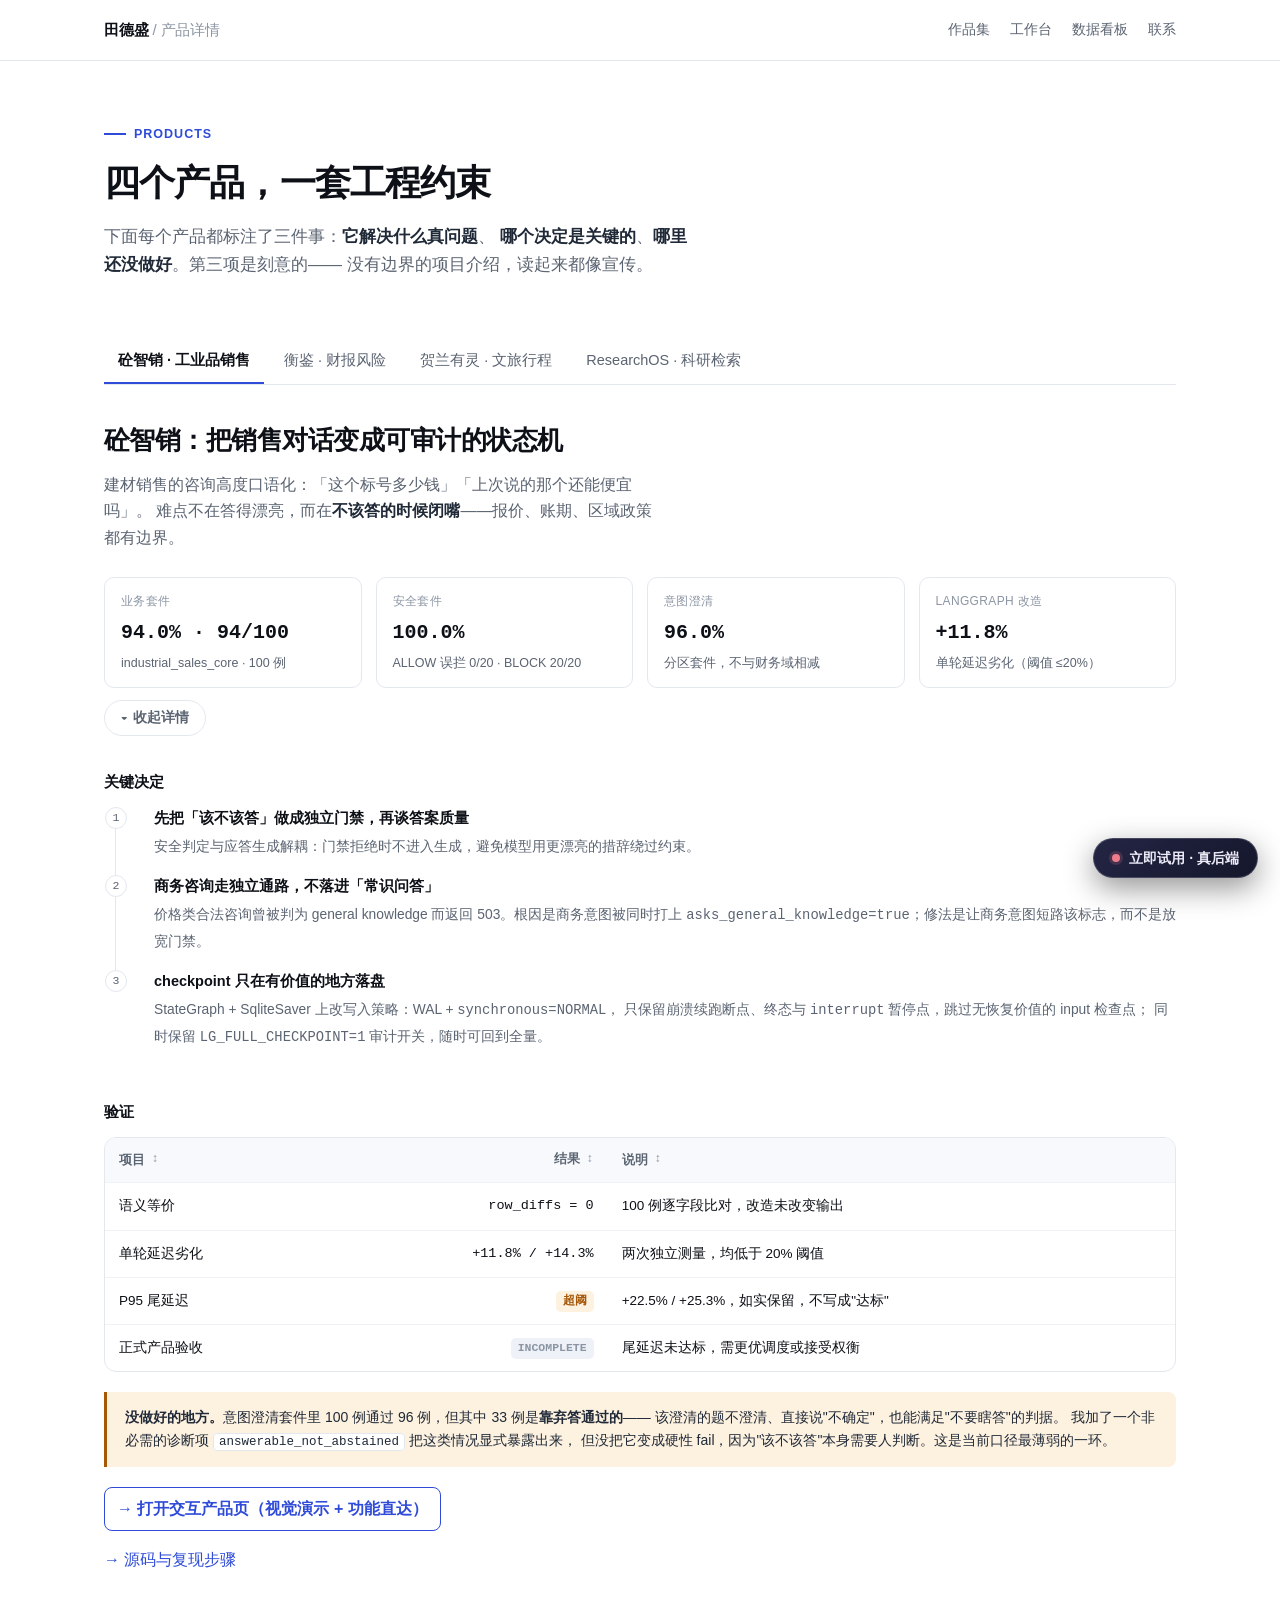
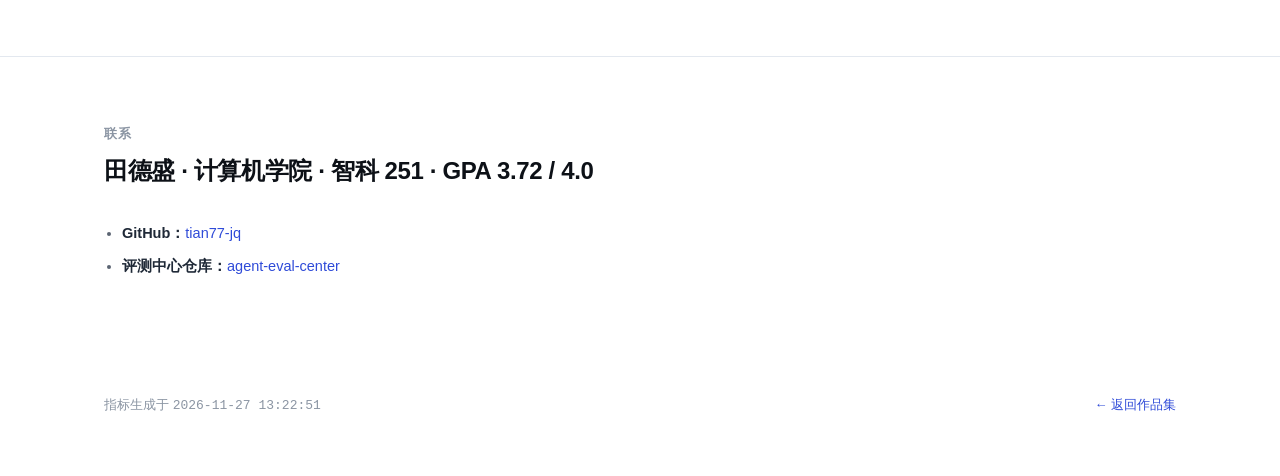
<file: projects.html>
<!DOCTYPE html>
<html lang="zh-CN">
<head>
<meta charset="UTF-8">
<meta name="viewport" content="width=device-width, initial-scale=1.0">
<title>产品详情 · 田德盛 Agent 工程</title>
<link rel="stylesheet" href="assets/style.css">
<style>
  /* ===== 原有样式（保持不变） ===== */
  .tabs { display:flex; gap:6px; flex-wrap:wrap; border-bottom:1px solid var(--line); margin-bottom:34px; }
  .tabs button {
    appearance:none; background:none; border:0; border-bottom:2px solid transparent;
    padding:12px 14px; font-size:14.5px; font-family:inherit; color:var(--muted);
    cursor:pointer; font-weight:500;
  }
  .tabs button[aria-selected="true"] { color:var(--ink); border-bottom-color:var(--accent); font-weight:600; }
  .tabs button:hover { color:var(--ink); }
  .pane[hidden] { display:none; }
  .kv { display:grid; grid-template-columns:repeat(auto-fit,minmax(220px,1fr)); gap:14px; margin:22px 0 6px; }
  .kv .box { border:1px solid var(--line); border-radius:10px; padding:14px 16px; background:#fff; }
  .kv .box .k { font-size:12px; color:var(--faint); letter-spacing:.03em; text-transform:uppercase; }
  .kv .box .v { font-family:var(--mono); font-size:20px; font-weight:600; margin-top:4px; }
  .kv .box .s { font-size:12.5px; color:var(--muted); margin-top:4px; }
  h2.big { font-size:26px; letter-spacing:-.02em; margin:0 0 10px; }
  h3.sub { font-size:15px; margin:34px 0 12px; letter-spacing:.01em; }
  .steps { counter-reset:s; list-style:none; padding:0; margin:0; }
  .steps li { position:relative; padding:0 0 16px 38px; border-left:1px solid var(--line); margin-left:11px; }
  .steps li:last-child { border-left-color:transparent; }
  .steps li::before {
    counter-increment:s; content:counter(s);
    position:absolute; left:-11px; top:0; width:22px; height:22px; border-radius:50%;
    background:#fff; border:1px solid var(--line); color:var(--muted);
    font-family:var(--mono); font-size:11.5px; display:flex; align-items:center; justify-content:center;
  }
  .steps b { display:block; font-size:14.5px; margin-bottom:2px; }
  .steps span { font-size:13.8px; color:var(--muted); }

  /* ===== 交互与无障碍增强 ===== */
  :root { --acc: var(--accent, #2563eb); }
  *, *::before, *::after { box-sizing: border-box; }
  html { -webkit-text-size-adjust: 100%; }

  /* 统一、清晰的键盘 focus 态（鼠标点击不显示） */
  :where(a, button, [tabindex], summary):focus-visible {
    outline: 3px solid var(--acc);
    outline-offset: 3px;
    border-radius: 4px;
  }
  :where(a, button, [tabindex], summary):focus:not(:focus-visible) { outline: none; }
  .tabs button:focus-visible { outline-offset: -3px; border-radius: 6px; }
  .pane:focus-visible { outline-offset: 6px; }

  /* 跳转链接：仅在键盘 focus 时出现 */
  .skip {
    position:absolute; left:12px; top:-64px; z-index:100;
    padding:10px 14px; background:var(--ink, #111); color:#fff;
    border-radius:8px; font-size:14px; text-decoration:none;
    transition: top .15s ease;
  }
  .skip:focus { top:12px; }
  .sr-only {
    position:absolute; width:1px; height:1px; padding:0; margin:-1px;
    overflow:hidden; clip:rect(0,0,0,0); white-space:nowrap; border:0;
  }

  /* 页签：增加 hover 过渡，触屏点击区域足够大 */
  .tabs button { min-height:44px; transition: color .15s ease, border-color .15s ease; }
  .tabs button:active { color:var(--ink); }

  /* 详情展开/收起按钮 */
  .fold {
    appearance:none; font-family:inherit; font-size:13.5px; font-weight:600;
    color:var(--muted); background:none; border:1px solid var(--line); border-radius:999px;
    padding:7px 16px; margin:6px 0 0; cursor:pointer; min-height:36px;
    display:inline-flex; align-items:center; gap:6px;
    transition: color .15s ease, border-color .15s ease, background .15s ease;
  }
  .fold::before { content:"▾"; font-family:var(--mono, monospace); font-size:12px; }
  .fold[aria-expanded="false"]::before { content:"▸"; }
  .fold:hover { color:var(--ink); border-color:var(--muted); }
  .fold[aria-expanded="false"] { color:var(--ink); }
  .card-body[hidden] { display:none; }

  /* 表格：表头可排序 */
  th button.sort {
    all: unset; box-sizing: border-box;
    display:inline-flex; align-items:center; gap:6px;
    cursor:pointer; font:inherit; color:inherit; letter-spacing:inherit; text-transform:inherit;
    padding:4px 8px; margin:-4px -8px; border-radius:4px;
    transition: color .15s ease;
  }
  th button.sort:hover { color:var(--ink); }
  th button.sort::after {
    content:"↕"; font-family:var(--mono, monospace); font-size:12px; color:var(--faint, #999);
  }
  th[aria-sort="ascending"] button.sort::after { content:"↑"; color:var(--ink, #111); }
  th[aria-sort="descending"] button.sort::after { content:"↓"; color:var(--ink, #111); }
  th[aria-sort="ascending"] button.sort,
  th[aria-sort="descending"] button.sort { color:var(--ink); font-weight:700; }

  /* 防止横向溢出 */
  body { overflow-x: clip; }
  img, svg, video, iframe { max-width: 100%; }
  code { overflow-wrap: anywhere; }
  .tablewrap { max-width: 100%; overflow-x: auto; -webkit-overflow-scrolling: touch; }
  th, td { overflow-wrap: anywhere; }
  .steps b, .steps span, .note, .lede { overflow-wrap: anywhere; }

  @media (max-width: 767.98px) {
    .tabs { gap:2px; margin-bottom:24px; }
    .tabs button { flex:1 1 auto; padding:10px 12px; font-size:14px; white-space: normal; text-align:center; }
    h2.big { font-size:22px; }
    h3.sub { margin-top:26px; }
    .kv { grid-template-columns:repeat(auto-fit, minmax(150px, 1fr)); gap:10px; }
    .kv .box { padding:12px 12px; }
    .kv .box .v { font-size:18px; }
    .steps li { padding-left:34px; }
    .tablewrap table { table-layout: fixed; }
    .tablewrap th:nth-child(1) { width:26%; }
    .tablewrap th:nth-child(2) { width:32%; }
    th button.sort { margin:-4px -4px; padding:4px 4px; }
  }

  @media (prefers-reduced-motion: reduce) {
    *, *::before, *::after { transition: none !important; scroll-behavior: auto !important; }
  }
  .prod-entry { display:inline-block; padding:8px 12px; border:1px solid var(--accent,#2563eb);
    border-radius:8px; text-decoration:none; font-weight:600; }
  .prod-entry:hover { background:rgba(37,99,235,.08); }
</style>
</head>
<body>
<a class="skip" href="#main">跳到主要内容</a>
<nav>
  <div class="wrap">
    <div class="brand"><a href="index.html" style="color:inherit">田德盛</a> <span>/ 产品详情</span></div>
    <div class="links">
      <a href="index.html">作品集</a>
      <a href="hub.html">工作台</a>
      <a href="eval.html">数据看板</a>
      <a href="#contact">联系</a>
    </div>
  </div>
</nav>
<main id="main">
<header class="hero" style="padding:56px 0 34px;border-bottom:0">
  <div class="wrap">
    <div class="eyebrow">Products</div>
    <h1 style="font-size:clamp(26px,3.4vw,36px)">四个产品，一套工程约束</h1>
    <p class="lede">
      下面每个产品都标注了三件事：<strong>它解决什么真问题</strong>、
      <strong>哪个决定是关键的</strong>、<strong>哪里还没做好</strong>。第三项是刻意的——
      没有边界的项目介绍，读起来都像宣传。
    </p>
  </div>
</header>
<section style="padding-top:0;border-bottom:0">
  <div class="wrap">
    <div class="tabs" role="tablist" aria-label="产品切换">
      <button type="button" role="tab" id="tab-cement" aria-selected="true" aria-controls="p-cement" tabindex="0" data-t="cement">砼智销 · 工业品销售</button>
      <button type="button" role="tab" id="tab-hengjian" aria-selected="false" aria-controls="p-hengjian" tabindex="-1" data-t="hengjian">衡鉴 · 财报风险</button>
      <button type="button" role="tab" id="tab-helan" aria-selected="false" aria-controls="p-helan" tabindex="-1" data-t="helan">贺兰有灵 · 文旅行程</button>
      <button type="button" role="tab" id="tab-researchos" aria-selected="false" aria-controls="p-researchos" tabindex="-1" data-t="researchos">ResearchOS · 科研检索</button>
    </div>
    <!-- ============ 砼智销 ============ -->
    <div class="pane" id="p-cement" role="tabpanel" aria-labelledby="tab-cement" tabindex="0">
      <h2 class="big">砼智销：把销售对话变成可审计的状态机</h2>
      <p class="lede" style="font-size:16px">
        建材销售的咨询高度口语化：「这个标号多少钱」「上次说的那个还能便宜吗」。
        难点不在答得漂亮，而在<strong>不该答的时候闭嘴</strong>——报价、账期、区域政策都有边界。
      </p>
      <div class="kv">
        <div class="box"><div class="k">业务套件</div><div class="v" id="m-cement-biz">—</div><div class="s">industrial_sales_core · 100 例</div></div>
        <div class="box"><div class="k">安全套件</div><div class="v" id="m-cement-safe">—</div><div class="s">ALLOW 误拦 0/20 · BLOCK 20/20</div></div>
        <div class="box"><div class="k">意图澄清</div><div class="v" id="m-cement-clar">—</div><div class="s">分区套件，不与财务域相减</div></div>
        <div class="box"><div class="k">LangGraph 改造</div><div class="v">+11.8%</div><div class="s">单轮延迟劣化（阈值 ≤20%）</div></div>
      </div>
      <button type="button" class="fold" aria-expanded="true" aria-controls="body-cement" data-fold>收起详情</button>
      <div class="card-body" id="body-cement">
      <h3 class="sub">关键决定</h3>
      <ol class="steps">
        <li><b>先把「该不该答」做成独立门禁，再谈答案质量</b>
          <span>安全判定与应答生成解耦：门禁拒绝时不进入生成，避免模型用更漂亮的措辞绕过约束。</span></li>
        <li><b>商务咨询走独立通路，不落进「常识问答」</b>
          <span>价格类合法咨询曾被判为 general knowledge 而返回 503。根因是商务意图被同时打上
          <code>asks_general_knowledge=true</code>；修法是让商务意图短路该标志，而不是放宽门禁。</span></li>
        <li><b>checkpoint 只在有价值的地方落盘</b>
          <span>StateGraph + SqliteSaver 上改写入策略：WAL + <code>synchronous=NORMAL</code>，
          只保留崩溃续跑断点、终态与 <code>interrupt</code> 暂停点，跳过无恢复价值的 input 检查点；
          同时保留 <code>LG_FULL_CHECKPOINT=1</code> 审计开关，随时可回到全量。</span></li>
      </ol>
      <h3 class="sub">验证</h3>
      <div class="tablewrap">
        <table data-sortable data-sort-status="sort-status-cement">
          <thead><tr>
            <th aria-sort="none"><button type="button" class="sort">项目</button></th>
            <th class="n" aria-sort="none"><button type="button" class="sort">结果</button></th>
            <th aria-sort="none"><button type="button" class="sort">说明</button></th>
          </tr></thead>
          <tbody>
            <tr><td>语义等价</td><td class="n">row_diffs = 0</td><td>100 例逐字段比对，改造未改变输出</td></tr>
            <tr><td>单轮延迟劣化</td><td class="n">+11.8% / +14.3%</td><td>两次独立测量，均低于 20% 阈值</td></tr>
            <tr><td>P95 尾延迟</td><td class="n"><span class="pill part">超阈</span></td><td>+22.5% / +25.3%，如实保留，不写成"达标"</td></tr>
            <tr><td>正式产品验收</td><td class="n"><span class="pill na">INCOMPLETE</span></td><td>尾延迟未达标，需更优调度或接受权衡</td></tr>
          </tbody>
        </table>
        <span class="sr-only" id="sort-status-cement" aria-live="polite"></span>
      </div>
      <div class="note warn">
        <b>没做好的地方。</b>意图澄清套件里 100 例通过 96 例，但其中 33 例是<strong>靠弃答通过的</strong>——
        该澄清的题不澄清、直接说"不确定"，也能满足"不要瞎答"的判据。
        我加了一个非必需的诊断项 <code>answerable_not_abstained</code> 把这类情况显式暴露出来，
        但没把它变成硬性 fail，因为"该不该答"本身需要人判断。这是当前口径最薄弱的一环。
      </div>
      <p><a href="product-cement.html?v=20261127c" class="prod-entry">→ 打开交互产品页（视觉演示 + 功能直达）</a></p>
      <p><a href="https://github.com/tian77-jq/cement-sales-agent" target="_blank" rel="noopener">→ 源码与复现步骤</a></p>
      </div>
    </div>
    <!-- ============ 衡鉴 ============ -->
    <div class="pane" id="p-hengjian" role="tabpanel" aria-labelledby="tab-hengjian" tabindex="0" hidden>
      <h2 class="big">衡鉴：不重写金标，只复用项目的原生判分</h2>
      <p class="lede" style="font-size:16px">
        财报风险线索抽取的难点是<strong>证据</strong>：结论必须能指回原文某一段。
        接入评测中心时最大的诱惑是"为统一而重造一套标签"，我没有这么做。
      </p>
      <div class="kv">
        <div class="box"><div class="k">财报风险</div><div class="v" id="m-hj-guard">—</div><div class="s">finrisk_guard_16</div></div>
        <div class="box"><div class="k">多轮对话</div><div class="v" id="m-hj-dialog">—</div><div class="s">finrisk_dialogue_12</div></div>
        <div class="box"><div class="k">长期记忆</div><div class="v" id="m-hj-mem">—</div><div class="s">finrisk_memory_12</div></div>
        <div class="box"><div class="k">对照组</div><div class="v" id="m-hj-noexp">—</div><div class="s">禁止上下文展开</div></div>
      </div>
      <button type="button" class="fold" aria-expanded="true" aria-controls="body-hengjian" data-fold>收起详情</button>
      <div class="card-body" id="body-hengjian">
      <h3 class="sub">关键决定</h3>
      <ol class="steps">
        <li><b>用 <code>native_verdict</code> 复用项目自己的金标脚本</b>
          <span>适配器直接调用项目内的 <code>run_case</code>，判分逻辑不进评测中心。
          好处是零漂移：项目改判据，中心跟着变；代价是中心的判分能力被项目实现绑住。</span></li>
        <li><b>拒绝接入不适用自己的套件</b>
          <span><code>safety_guard</code> 测输入侧拦截，而衡鉴没有这一层——实测应拦 20 条只拒答 3 条。
          适配器显式声明不支持，而不是跑一遍拿 15% 的分数。这是"声明拒绝≠没跑"的由来。</span></li>
        <li><b>记忆能力拆成两组对照</b>
          <span>同一批用例跑"允许展开上下文"与"禁止展开"两遍，差值才是记忆本身的贡献，
          而不是把上下文窗口的能力算成记忆。</span></li>
      </ol>
      <div class="note warn">
        <b>没做好的地方。</b>对照组 <span id="m-hj-gap">—</span> 的差距说明一件事：
        当前记忆实现强依赖上下文字符串拼接，一旦禁止展开就掉分。
        这不是判分问题，是长期记忆该做成结构化存储而我没做完。
      </div>
      <p><a href="product-hengjian.html?v=20261127c" class="prod-entry">→ 打开交互产品页（视觉演示 + 功能直达）</a></p>
      <p><a href="https://github.com/tian77-jq/hengjian-finrisk-agent" target="_blank" rel="noopener">→ 源码与复现步骤</a></p>
      </div>
    </div>
    <!-- ============ 贺兰 ============ -->
    <div class="pane" id="p-helan" role="tabpanel" aria-labelledby="tab-helan" tabindex="0" hidden>
      <h2 class="big">贺兰有灵：一次行程必须自洽</h2>
      <p class="lede" style="font-size:16px">
        "贺兰山一日游"到可执行行程，中间要同时满足：地点真实、动线可达、预算不超、讲解内容不跑题。
        任一项崩掉，整份行程就是废纸——所以判分是<strong>端到端一致性</strong>，不是单点问答准确率。
      </p>
      <div class="kv">
        <div class="box"><div class="k">端到端</div><div class="v" id="m-hl-e2e">—</div><div class="s">40 例交付物判分</div></div>
        <div class="box"><div class="k">平均延迟</div><div class="v" id="m-hl-lat">—</div><div class="s">含地图与预算核验</div></div>
        <div class="box"><div class="k">安全套件</div><div class="v" id="m-hl-safe">—</div><div class="s">BLOCK 组 0.35，最大短板</div></div>
        <div class="box"><div class="k">意图澄清</div><div class="v">不纳入</div><div class="s">无独立澄清金标，不自造标签</div></div>
      </div>
      <button type="button" class="fold" aria-expanded="true" aria-controls="body-helan" data-fold>收起详情</button>
      <div class="card-body" id="body-helan">
      <h3 class="sub">关键决定</h3>
      <ol class="steps">
        <li><b>判分对象是交付物，不是回答</b>
          <span>检查项落在行程 JSON 上：地点是否存在于白名单、相邻两天是否可达、预算求和是否超限、
          讲解文本是否引用了对应景点。任何一项不满足即整例失败。</span></li>
        <li><b>宁可声明"不适用"，也不编一套标签</b>
          <span>贺兰没有独立的意图/澄清金标。为了凑跨项目对比而自造标签，会让所有对比数字失去意义，
          所以它在这两个套件里是缺席的，且缺席原因写在适配器里。</span></li>
        <li><b>安全组暴露真实短板而不是藏起来</b>
          <span>BLOCK 组 0.35、PII 组 0 分——说明拦截层基本没有。我没有把这个套件从页面上删掉，
          它恰好证明评测中心有用：它测出了我自己没意识到的洞。</span></li>
      </ol>
      <div class="note warn">
        <b>没做好的地方。</b>安全拦截是硬缺陷，不是"待优化"。当前只有关键词级兜底，
        对改写、拼音、分字符注入几乎无抵抗力。正确做法是加一层独立分类器 + 规则复核，
        这部分我还没做，因此贺兰在安全维度上不该被当作可交付状态。
      </div>
      <p><a href="product-helan.html?v=20261127c" class="prod-entry">→ 打开交互产品页（视觉演示 + 功能直达）</a></p>
      <p><a href="https://github.com/tian77-jq/helan-lingyou-agent" target="_blank" rel="noopener">→ 源码与复现步骤</a></p>
      </div>
    </div>
    <!-- ============ ResearchOS ============ -->
    <div class="pane" id="p-researchos" role="tabpanel" aria-labelledby="tab-researchos" tabindex="0" hidden>
      <h2 class="big">ResearchOS：结论必须指得回原文</h2>
      <p class="lede" style="font-size:16px">
        科研检索最容易犯的错是"读起来很像真的"。治理套件不测流畅度，只测两件事：
        <strong>引用是否真实存在</strong>、<strong>结论是否越出材料范围</strong>。
      </p>
      <div class="kv">
        <div class="box"><div class="k">治理套件</div><div class="v" id="m-ro-gov">—</div><div class="s">researchos_governance</div></div>
        <div class="box"><div class="k">判分方式</div><div class="v" style="font-size:15px">可核验性</div><div class="s">引用可回溯，越界即失败</div></div>
        <div class="box"><div class="k">接入深度</div><div class="v" style="font-size:15px">单套件</div><div class="s">未覆盖全链路</div></div>
      </div>
      <button type="button" class="fold" aria-expanded="true" aria-controls="body-researchos" data-fold>收起详情</button>
      <div class="card-body" id="body-researchos">
      <h3 class="sub">关键决定</h3>
      <ol class="steps">
        <li><b>把"引用可核验"做成可执行检查</b>
          <span>抽取结论中每条引用，回到语料核对是否命中；命中率不足或出现语料外引用即判失败。
          这比让另一个模型打分更稳，也更便宜。</span></li>
        <li><b>治理优先于召回</b>
          <span>召回少一条只是漏，编造一条是错。所以判据对"编造"零容忍，对"漏"留有余量。</span></li>
      </ol>
      <div class="note">
        <b>现状。</b>仅接入治理一个套件，通过的用例数不多，因此不出 P95、也不做跨项目比较。
        这个产品在作品集里的角色是"证明我能把治理类判据写成可执行检查"，不是"已交付的科研平台"。
      </div>
      <p><a href="product-researchos.html?v=20261127c" class="prod-entry">→ 打开交互产品页（视觉演示 + 功能直达）</a></p>
      <p><a href="https://github.com/tian77-jq/researchos-agent" target="_blank" rel="noopener">→ 源码与复现步骤</a></p>
      </div>
    </div>
  </div>
</section>
</main>
<section id="contact" style="border-top:1px solid var(--line)">
  <div class="wrap">
    <div class="sec-head"><h2>联系</h2><p>田德盛 · 计算机学院 · 智科 251 · GPA 3.72 / 4.0</p></div>
    <ul class="tight">
      <li><b>GitHub：</b><a href="https://github.com/tian77-jq" target="_blank" rel="noopener">tian77-jq</a></li>
      <li><b>评测中心仓库：</b><a href="https://github.com/tian77-jq/agent-eval-center" target="_blank" rel="noopener">agent-eval-center</a></li>
    </ul>
  </div>
</section>
<footer>
  <div class="wrap">
    <div>指标生成于 <span class="num" id="genAt">—</span></div>
    <div><a href="index.html">← 返回作品集</a></div>
  </div>
</footer>
<script src="data/metrics.js"></script>
<script>
(function () {
  /* ========== 指标渲染（口径与变量名保持不变） ========== */
  var M = window.METRICS || { suites: [] };
  function get(suite, adapter) {
    return (M.suites || []).filter(function (s) {
      return s.suite === suite && (!adapter || s.adapter === adapter);
    })[0] || {};
  }
  function pct(x) { return x === null || x === undefined ? "—" : (x * 100).toFixed(1) + "%"; }
  function pair(s) { return s.passed === undefined ? "—" : s.passed + "/" + s.n; }
  function ms(x) {
    if (x === null || x === undefined) return "—";
    return x >= 1000 ? (x / 1000).toFixed(2) + " s" : x.toFixed(1) + " ms";
  }
  function set(id, v) { var e = document.getElementById(id); if (e) e.textContent = v; }
  var cementBiz = get("industrial_sales_core", "cement_sales");
  var cementSafe = get("safety_guard", "cement_sales");
  var cementClar = get("intent_clarify", "cement_sales");
  set("m-cement-biz", pct(cementBiz.pass_rate) + " · " + pair(cementBiz));
  set("m-cement-safe", pct(cementSafe.pass_rate));
  set("m-cement-clar", pct(cementClar.pass_rate));
  var hjG = get("finrisk_guard_16", "hengjian");
  var hjD = get("finrisk_dialogue_12", "hengjian");
  var hjM = get("finrisk_memory_12", "hengjian");
  var hjN = get("finrisk_memory_12_noexpand", "hengjian");
  set("m-hj-guard", pct(hjG.pass_rate));
  set("m-hj-dialog", pct(hjD.pass_rate));
  set("m-hj-mem", pct(hjM.pass_rate));
  set("m-hj-noexp", pct(hjN.pass_rate));
  if (hjM.pass_rate != null && hjN.pass_rate != null) {
    set("m-hj-gap", (hjM.pass_rate * 100).toFixed(1) + "% → " + (hjN.pass_rate * 100).toFixed(1) + "%");
  }
  var hl = get("helan_e2e_40", "helan");
  var hlS = get("safety_guard", "helan");
  set("m-hl-e2e", pct(hl.pass_rate) + " · " + pair(hl));
  set("m-hl-lat", ms(hl.mean_ms));
  set("m-hl-safe", pct(hlS.pass_rate));
  var ro = get("researchos_governance");
  set("m-ro-gov", pct(ro.pass_rate));
  var g = document.getElementById("genAt");
  if (g) g.textContent = (M.generated_at || "—").replace("T", " ").slice(0, 19);

  /* ========== 页签：完整 ARIA tabs + 方向键切换 + hash 深链接 ========== */
  var KEYS = ["cement", "hengjian", "helan", "researchos"];
  var tabs = Array.prototype.slice.call(document.querySelectorAll(".tabs button"));
  function activate(key, push, focusTab) {
    tabs.forEach(function (b) {
      var on = b.getAttribute("data-t") === key;
      b.setAttribute("aria-selected", on ? "true" : "false");
      b.tabIndex = on ? 0 : -1;            /* roving tabindex：Tab 键只停一次 */
      if (on && focusTab) b.focus();
    });
    KEYS.forEach(function (k) {
      var p = document.getElementById("p-" + k);
      if (p) p.hidden = (k !== key);
    });
    if (push && history.replaceState) history.replaceState(null, "", "#" + key);
  }
  tabs.forEach(function (b, i) {
    b.addEventListener("click", function () { activate(b.getAttribute("data-t"), true); });
    b.addEventListener("keydown", function (e) {
      var n = tabs.length, j = i;
      if (e.key === "ArrowRight" || e.key === "ArrowDown") j = (i + 1) % n;
      else if (e.key === "ArrowLeft" || e.key === "ArrowUp") j = (i - 1 + n) % n;
      else if (e.key === "Home") j = 0;
      else if (e.key === "End") j = n - 1;
      else return;
      e.preventDefault();
      activate(tabs[j].getAttribute("data-t"), true, true);
    });
  });
  var h = (location.hash || "").replace("#", "");
  if (h && document.getElementById("p-" + h)) activate(h, false);
  window.addEventListener("hashchange", function () {
    var k = (location.hash || "").replace("#", "");
    if (k && document.getElementById("p-" + k)) activate(k, false);
  });

  /* ========== 详情展开 / 收起（原生 button，Enter/Space 可达，带 aria-expanded） ========== */
  Array.prototype.forEach.call(document.querySelectorAll("[data-fold]"), function (btn) {
    var body = document.getElementById(btn.getAttribute("aria-controls"));
    if (!body) return;
    function render() {
      var open = btn.getAttribute("aria-expanded") === "true";
      body.hidden = !open;
      btn.textContent = open ? "收起详情" : "展开详情";
    }
    btn.addEventListener("click", function () {
      btn.setAttribute("aria-expanded", btn.getAttribute("aria-expanded") === "true" ? "false" : "true");
      render();
    });
    render();
  });

  /* ========== 表格：点击表头排序（数字优先，无数字的行排在最后，同值保持原序） ========== */
  function cellVal(td) {
    var t = (td.textContent || "").replace(/\s+/g, " ").trim();
    var m = t.match(/-?\d+(?:\.\d+)?/);
    return { num: m ? parseFloat(m[0]) : null, text: t };
  }
  Array.prototype.forEach.call(document.querySelectorAll("table[data-sortable]"), function (table) {
    var ths = Array.prototype.slice.call(table.querySelectorAll("thead th"));
    var tbody = table.tBodies && table.tBodies[0];
    if (!tbody) return;
    var rows = Array.prototype.slice.call(tbody.rows);
    rows.forEach(function (r, i) { r.setAttribute("data-order", i); });
    var status = document.getElementById(table.getAttribute("data-sort-status"));

    function sortBy(th) {
      var idx = ths.indexOf(th);
      var dir = th.getAttribute("aria-sort") === "ascending" ? -1 : 1;
      var sorted = rows.slice().sort(function (a, b) {
        var va = cellVal(a.cells[idx]), vb = cellVal(b.cells[idx]);
        if (va.num === null && vb.num === null) return va.text.localeCompare(vb.text, "zh-Hans-CN") * dir;
        if (va.num === null) return 1;
        if (vb.num === null) return -1;
        if (va.num !== vb.num) return (va.num - vb.num) * dir;
        return (+a.getAttribute("data-order")) - (+b.getAttribute("data-order"));
      });
      sorted.forEach(function (r) { tbody.appendChild(r); });
      ths.forEach(function (t) {
        t.setAttribute("aria-sort", t === th ? (dir === 1 ? "ascending" : "descending") : "none");
      });
      if (status) {
        status.textContent = "已按「" + th.textContent.trim() + "」" + (dir === 1 ? "升序" : "降序") + "排序";
      }
    }
    ths.forEach(function (th) {
      var btn = th.querySelector("button.sort");
      if (btn) btn.addEventListener("click", function () { sortBy(th); });
    });
  });
})();
</script>
</body>
</html>
</file>
<file: assets/style.css>
/* 作品站样式 —— 单一文件，无外部依赖，确保 GitHub Pages 与本地 file:// 一致 */
:root {
  --ink: #0d1117;
  --ink-2: #1f2937;
  --muted: #5b6472;
  --faint: #8b95a3;
  --line: #e3e8ef;
  --line-2: #eef1f6;
  --bg: #ffffff;
  --panel: #f7f9fc;
  --panel-2: #eef2f8;
  --accent: #2f4bd8;
  --accent-soft: #eaeefe;
  --ok: #0f7b46;
  --ok-soft: #e6f6ee;
  --warn: #a5580a;
  --warn-soft: #fdf1e0;
  --stop: #b4232a;
  --stop-soft: #fdecec;
  --mono: ui-monospace, "SF Mono", "Cascadia Mono", Consolas, "Liberation Mono", monospace;
  --sans: -apple-system, BlinkMacSystemFont, "Segoe UI", "Microsoft YaHei", "PingFang SC", "Hiragino Sans GB", sans-serif;
  --max: 1120px;
}

* { box-sizing: border-box; }
html { scroll-behavior: smooth; }
body {
  margin: 0;
  background: var(--bg);
  color: var(--ink);
  font-family: var(--sans);
  font-size: 16px;
  line-height: 1.65;
  -webkit-font-smoothing: antialiased;
}
a { color: var(--accent); text-decoration: none; }
a:hover { text-decoration: underline; text-underline-offset: 3px; }
code, .num { font-family: var(--mono); font-variant-numeric: tabular-nums; }

.wrap { max-width: var(--max); margin: 0 auto; padding: 0 24px; }

/* ---------- nav ---------- */
nav {
  position: sticky; top: 0; z-index: 50;
  background: rgba(255,255,255,.88);
  backdrop-filter: saturate(180%) blur(12px);
  border-bottom: 1px solid var(--line);
}
nav .wrap { display: flex; align-items: center; gap: 22px; height: 60px; }
nav .brand { font-weight: 700; letter-spacing: -.01em; font-size: 15px; color: var(--ink); }
nav .brand span { color: var(--faint); font-weight: 500; }
nav .links { margin-left: auto; display: flex; gap: 20px; font-size: 14px; }
nav .links a { color: var(--muted); }
nav .links a:hover { color: var(--ink); text-decoration: none; }
@media (max-width: 720px) { nav .links { display: none; } }

/* ---------- hero ---------- */
header.hero { padding: 84px 0 56px; border-bottom: 1px solid var(--line); }
.eyebrow {
  display: inline-flex; align-items: center; gap: 8px;
  font-size: 12.5px; letter-spacing: .08em; text-transform: uppercase;
  color: var(--accent); font-weight: 600; margin-bottom: 18px;
}
.eyebrow::before { content: ""; width: 22px; height: 2px; background: var(--accent); }
h1 {
  font-size: clamp(30px, 4.4vw, 46px); line-height: 1.18;
  letter-spacing: -.025em; font-weight: 700; margin: 0 0 18px; max-width: 20ch;
}
h1 em { font-style: normal; color: var(--accent); white-space: nowrap; }
.lede { font-size: 17px; color: var(--muted); max-width: 62ch; margin: 0 0 26px; }
.lede strong { color: var(--ink-2); font-weight: 600; }
.hero-meta { display: flex; flex-wrap: wrap; gap: 10px; margin-bottom: 30px; }
.chip {
  display: inline-flex; align-items: center; gap: 7px;
  border: 1px solid var(--line); border-radius: 999px;
  padding: 5px 13px; font-size: 13px; color: var(--ink-2); background: #fff;
}
.chip b { font-family: var(--mono); font-weight: 600; }
.dot { width: 7px; height: 7px; border-radius: 50%; background: var(--ok); display: inline-block; }
.dot.warn { background: var(--warn); }

/* ---------- kpi ---------- */
.kpis {
  display: grid; grid-template-columns: repeat(auto-fit, minmax(150px, 1fr));
  gap: 1px; background: var(--line); border: 1px solid var(--line);
  border-radius: 12px; overflow: hidden; margin-top: 8px;
}
.kpi { background: #fff; padding: 18px 20px; }
.kpi .v { font-family: var(--mono); font-size: 27px; font-weight: 600; letter-spacing: -.02em; line-height: 1.2; }
.kpi .v small { font-size: 13px; color: var(--muted); font-weight: 500; margin-left: 3px; }
.kpi .k { font-size: 12.5px; color: var(--muted); margin-top: 4px; }

/* ---------- sections ---------- */
section { padding: 66px 0; border-bottom: 1px solid var(--line); }
section:last-of-type { border-bottom: 0; }
.sec-head { margin-bottom: 34px; }
.sec-head h2 {
  font-size: 13px; letter-spacing: .1em; text-transform: uppercase;
  color: var(--faint); font-weight: 600; margin: 0 0 10px;
}
.sec-head p { font-size: 24px; line-height: 1.4; letter-spacing: -.015em; margin: 0; max-width: 40ch; font-weight: 600; }
.sec-head .sub { font-size: 15px; color: var(--muted); font-weight: 400; margin-top: 12px; max-width: 72ch; }

/* ---------- product cards ---------- */
.cards { display: grid; grid-template-columns: repeat(auto-fit, minmax(300px, 1fr)); gap: 20px; }
.card {
  border: 1px solid var(--line); border-radius: 14px; padding: 24px;
  background: #fff; display: flex; flex-direction: column;
  transition: border-color .18s ease, transform .18s ease, box-shadow .18s ease;
}
.card:hover { border-color: #c9d2e3; transform: translateY(-2px); box-shadow: 0 10px 30px -18px rgba(16,24,40,.25); }
.card .tagrow { display: flex; align-items: center; gap: 8px; margin-bottom: 12px; }
.tag {
  font-size: 11.5px; letter-spacing: .03em; padding: 2px 8px; border-radius: 5px;
  background: var(--accent-soft); color: var(--accent); font-weight: 600;
}
.tag.gray { background: var(--panel-2); color: var(--muted); }
.card h3 { font-size: 19px; margin: 0 0 8px; letter-spacing: -.015em; }
.card h3 a { color: inherit; }
.card p.desc { font-size: 14.5px; color: var(--muted); margin: 0 0 18px; }
.card .metrics { margin-top: auto; border-top: 1px dashed var(--line); padding-top: 14px; display: grid; gap: 7px; }
.mrow { display: flex; justify-content: space-between; align-items: baseline; gap: 12px; font-size: 13.5px; }
.mrow span { color: var(--muted); }
.mrow .msub { display: block; font-style: normal; font-size: 11.5px; color: var(--faint); margin-top: 1px; }
.mrow b { font-family: var(--mono); font-weight: 600; white-space: nowrap; }
.card .go { margin-top: 16px; font-size: 13.5px; font-weight: 600; }

/* ---------- table ---------- */
.tablewrap { border: 1px solid var(--line); border-radius: 12px; overflow: hidden; overflow-x: auto; }
table { width: 100%; border-collapse: collapse; font-size: 13.5px; min-width: 720px; }
th, td { text-align: left; padding: 12px 14px; border-bottom: 1px solid var(--line-2); vertical-align: top; }
thead th { background: var(--panel); color: var(--muted); font-weight: 600; font-size: 12.5px; letter-spacing: .02em; }
tbody tr:last-child td { border-bottom: 0; }
td.n, th.n { text-align: right; font-family: var(--mono); font-variant-numeric: tabular-nums; }
tbody tr:hover { background: #fcfdff; }
.pill { display: inline-block; font-size: 11.5px; padding: 1px 7px; border-radius: 5px; font-weight: 600; }
.pill.ok { background: var(--ok-soft); color: var(--ok); }
.pill.part { background: var(--warn-soft); color: var(--warn); }
.pill.na { background: var(--panel-2); color: var(--faint); }
.muted { color: var(--faint); font-size: 12.5px; }

/* ---------- boundary / note ---------- */
.note {
  border-left: 3px solid var(--accent); background: var(--panel);
  padding: 14px 18px; border-radius: 0 8px 8px 0; font-size: 14px; color: var(--ink-2);
  margin: 20px 0;
}
.note.warn { border-left-color: var(--warn); background: var(--warn-soft); }
.note b { font-weight: 600; }
.note code { background: #fff; padding: 1px 5px; border-radius: 4px; border: 1px solid var(--line); font-size: 12.5px; }

/* ---------- arch diagram ---------- */
.arch { border: 1px solid var(--line); border-radius: 14px; padding: 22px; background: var(--panel); overflow-x: auto; }
.arch svg { display: block; min-width: 640px; }

/* ---------- two-col ---------- */
.cols { display: grid; grid-template-columns: 1.15fr .85fr; gap: 34px; }
@media (max-width: 880px) { .cols { grid-template-columns: 1fr; } }

ul.tight { margin: 0; padding-left: 18px; color: var(--muted); font-size: 14.5px; }
ul.tight li { margin-bottom: 9px; }
ul.tight b { color: var(--ink-2); font-weight: 600; }

/* ---------- footer ---------- */
footer { padding: 40px 0 60px; color: var(--faint); font-size: 13px; }
footer .wrap { display: flex; flex-wrap: wrap; gap: 16px; justify-content: space-between; }

/* ---------- print ---------- */
@media print {
  nav, footer { display: none; }
  section { padding: 24px 0; page-break-inside: avoid; }
  .card:hover { transform: none; box-shadow: none; }
}
</file>
